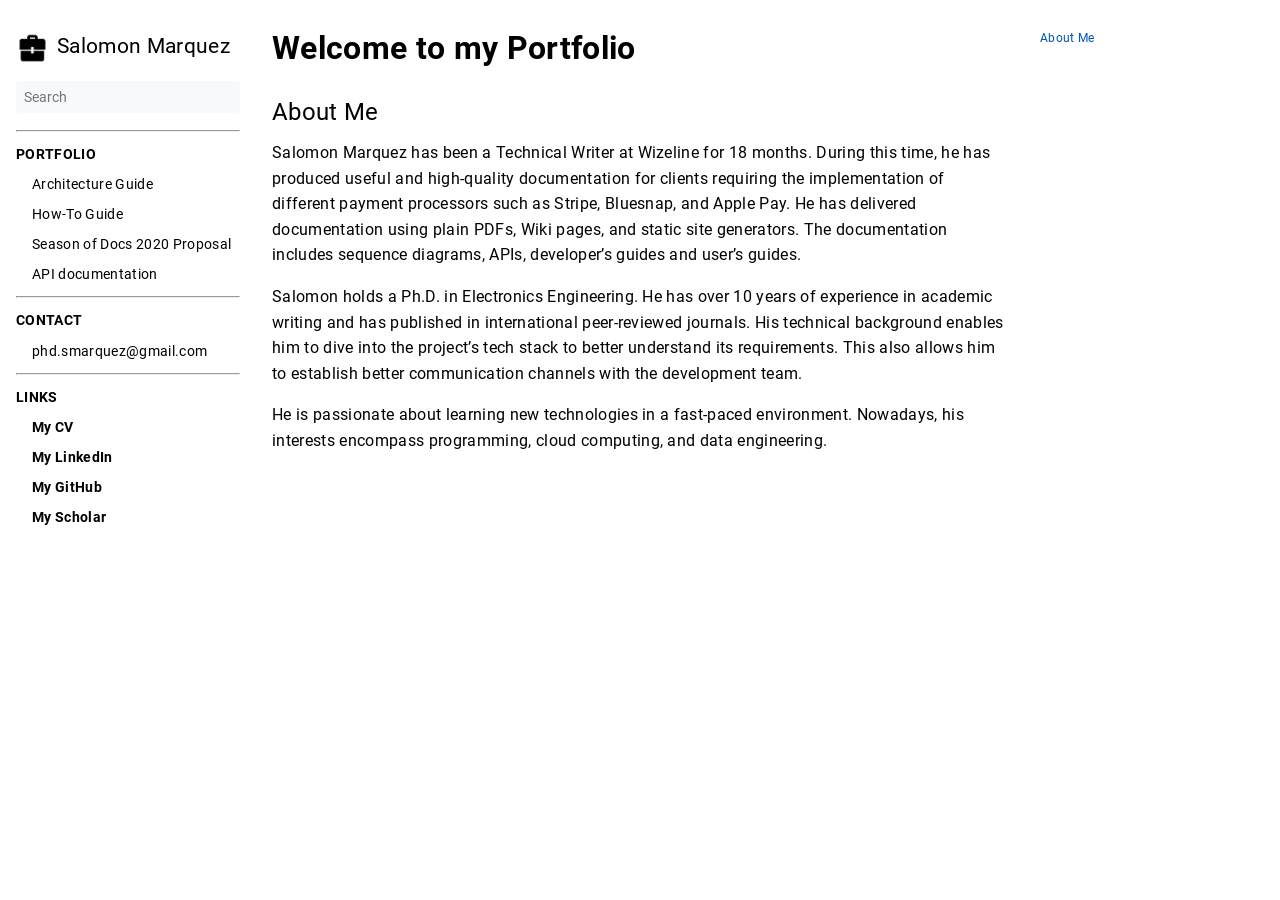
<file: index.html>
<!DOCTYPE html>
<html lang="en" dir=>

<head>
	<meta name="generator" content="Hugo 0.69.2" />
  <meta charset="UTF-8">
<meta name="viewport" content="width=device-width, initial-scale=1.0">
<meta name="description" content="Welcome to my Portfolio About Me Salomon Marquez has been a Technical Writer at Wizeline for 18 months. During this time, he has produced useful and high-quality documentation for clients requiring the implementation of different payment processors such as Stripe, Bluesnap, and Apple Pay. He has delivered documentation using plain PDFs, Wiki pages, and static site generators. The documentation includes sequence diagrams, APIs, developer&rsquo;s guides and user&rsquo;s guides.
Salomon holds a Ph.">
<meta name="theme-color" content="#FFFFFF"><meta property="og:title" content="Salomon Marquez Site" />
<meta property="og:description" content="" />
<meta property="og:type" content="website" />
<meta property="og:url" content="https://sblaizerwize.github.io/" />

<title>Salomon Marquez Site | Salomon Marquez</title>
<link rel="manifest" href="/manifest.json">
<link rel="icon" href="/favicon.png" type="image/x-icon">
<link rel="stylesheet" href="/book.min.de263ac76d732e4e717946986744894e932b06dfcb02d244576e1fabd10077f9.css" integrity="sha256-3iY6x21zLk5xeUaYZ0SJTpMrBt/LAtJEV24fq9EAd/k=">
<script defer src="/en.search.min.69d4df2a830c1f424dcb40146cd6976ddf95d1569d2504f6d5dc04553a5f5d81.js" integrity="sha256-adTfKoMMH0JNy0AUbNaXbd&#43;V0VadJQT21dwEVTpfXYE="></script>
<link rel="alternate" type="application/rss+xml" href="https://sblaizerwize.github.io/index.xml" title="Salomon Marquez" />
<!--
Made with Book Theme
https://github.com/alex-shpak/hugo-book
-->

  
</head>

<body dir=>
  <input type="checkbox" class="hidden" id="menu-control" />
  <main class="container flex">
    <aside class="book-menu">
      
  <nav>
<h2 class="book-brand">
  <a href="/"><img src="/logo.png" alt="Logo" /><span>Salomon Marquez</span>
  </a>
</h2>


<div class="book-search">
  <input type="text" id="book-search-input" placeholder="Search" aria-label="Search" maxlength="64" data-hotkeys="s/" />
  <div class="book-search-spinner hidden"></div>
  <ul id="book-search-results"></ul>
</div>











  <hr>
<ul>
<li><strong>PORTFOLIO</strong>
<ul>
<li><a href="/docs/architecture/">Architecture Guide</a></li>
<li><a href="/docs/howto/">How-To Guide</a></li>
<li><a href="/docs/season2020/">Season of Docs 2020 Proposal</a></li>
<li><a href="/docs/apis/">API documentation</a></li>
</ul>
</li>
</ul>
<p><!-- raw HTML omitted --></p>
<hr>
<ul>
<li><strong>CONTACT</strong>
<ul>
<li><a href="mailto:phd.smarquez@gmail.com">phd.smarquez@gmail.com</a></li>
</ul>
</li>
</ul>
<p><!-- raw HTML omitted --></p>
<hr>
<ul>
<li><strong>LINKS</strong>
<ul>
<li><a href="/resume/CV_SALOMON_MARQUEZ.pdf"><strong>My CV</strong></a></li>
<li><a href="https://www.linkedin.com/in/sblaizer/"><strong>My LinkedIn</strong></a></li>
<li><a href="https://github.com/sblaizerwize?tab=repositories"><strong>My GitHub</strong></a></li>
<li><a href="https://scholar.google.com.mx/citations?hl=en&amp;user=A91CjSIAAAAJ&amp;view_op=list_works&amp;sortby=pubdate"><strong>My Scholar</strong></a></li>
</ul>
</li>
</ul>
<p><!-- raw HTML omitted --></p>










</nav>




  <script>(function(){var menu=document.querySelector("aside.book-menu nav");addEventListener("beforeunload",function(event){localStorage.setItem("menu.scrollTop",menu.scrollTop);});menu.scrollTop=localStorage.getItem("menu.scrollTop");})();</script>


 
    </aside>

    <div class="book-page">
      <header class="book-header">
        
  <div class="flex align-center justify-between">
  <label for="menu-control">
    <img src="/svg/menu.svg" class="book-icon" alt="Menu" />
  </label>

  <strong>Salomon Marquez Site</strong>

  <label for="toc-control">
    
    <img src="/svg/toc.svg" class="book-icon" alt="Table of Contents" />
    
  </label>
</div>


  
    <input type="checkbox" class="hidden" id="toc-control" />
    <aside class="hidden clearfix">
      
  <nav id="TableOfContents">
  <ul>
    <li><a href="#about-me">About Me</a></li>
  </ul>
</nav>


    </aside>
  
 
      </header>

      
      
  <article class="markdown"><h1 id="welcome-to-my-portfolio"><strong>Welcome to my Portfolio</strong></h1>
<h2 id="about-me">About Me</h2>
<p>Salomon Marquez has been a Technical Writer at Wizeline for 18 months. During this time, he has produced useful and high-quality documentation for clients requiring the implementation of different payment processors such as Stripe, Bluesnap, and Apple Pay. He has delivered documentation using plain PDFs, Wiki pages, and static site generators. The documentation includes sequence diagrams, APIs, developer&rsquo;s guides and user&rsquo;s guides.</p>
<p>Salomon holds a Ph.D. in Electronics Engineering. He has over 10 years of experience in academic writing and has published in international peer-reviewed journals. His technical background enables him to dive into the project&rsquo;s tech stack to better understand its requirements. This also allows him to establish better communication channels with the development team.</p>
<p>He is passionate about learning new technologies in a fast-paced environment. Nowadays, his interests encompass programming, cloud computing, and data engineering.</p>
</article>
 
      

      <footer class="book-footer">
        
  <div class="flex flex-wrap justify-between">





</div>

 
        
      </footer>

      
  
  <div class="book-comments">

</div>
  
 

      <label for="menu-control" class="hidden book-menu-overlay"></label>
    </div>

    
    <aside class="book-toc">
      
  <nav id="TableOfContents">
  <ul>
    <li><a href="#about-me">About Me</a></li>
  </ul>
</nav>

 
    </aside>
    
  </main>

  
</body>

</html>
</file>
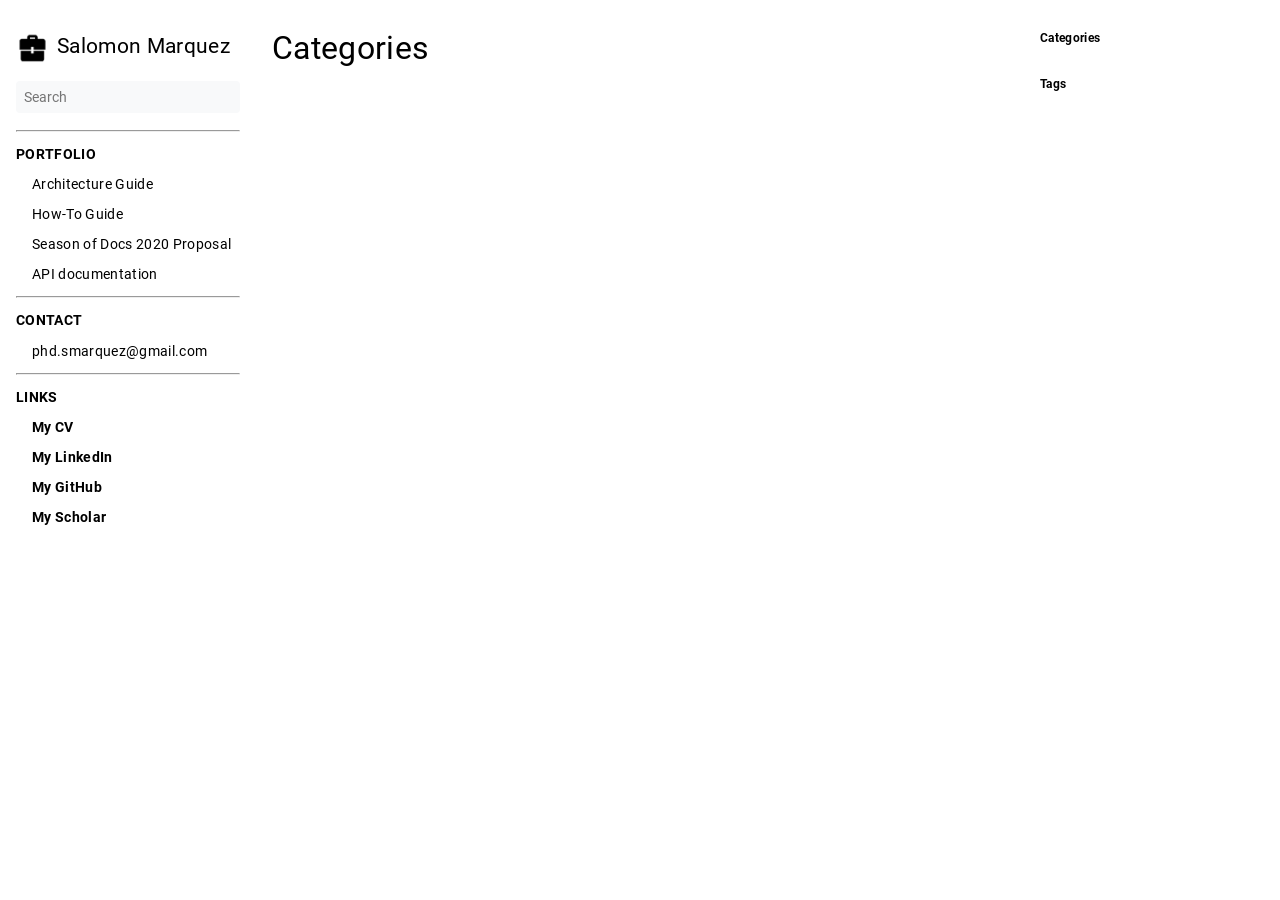
<file: categories/index.html>
<!DOCTYPE html>
<html lang="en" dir=>

<head>
  <meta charset="UTF-8">
<meta name="viewport" content="width=device-width, initial-scale=1.0">
<meta name="description" content="">
<meta name="theme-color" content="#FFFFFF"><meta property="og:title" content="Categories" />
<meta property="og:description" content="" />
<meta property="og:type" content="website" />
<meta property="og:url" content="https://sblaizerwize.github.io/categories/" />

<title>Categories | Salomon Marquez</title>
<link rel="manifest" href="/manifest.json">
<link rel="icon" href="/favicon.png" type="image/x-icon">
<link rel="stylesheet" href="/book.min.de263ac76d732e4e717946986744894e932b06dfcb02d244576e1fabd10077f9.css" integrity="sha256-3iY6x21zLk5xeUaYZ0SJTpMrBt/LAtJEV24fq9EAd/k=">
<script defer src="/en.search.min.69d4df2a830c1f424dcb40146cd6976ddf95d1569d2504f6d5dc04553a5f5d81.js" integrity="sha256-adTfKoMMH0JNy0AUbNaXbd&#43;V0VadJQT21dwEVTpfXYE="></script>
<link rel="alternate" type="application/rss+xml" href="https://sblaizerwize.github.io/categories/index.xml" title="Salomon Marquez" />
<!--
Made with Book Theme
https://github.com/alex-shpak/hugo-book
-->

  
</head>

<body dir=>
  <input type="checkbox" class="hidden" id="menu-control" />
  <main class="container flex">
    <aside class="book-menu">
      
  <nav>
<h2 class="book-brand">
  <a href="/"><img src="/logo.png" alt="Logo" /><span>Salomon Marquez</span>
  </a>
</h2>


<div class="book-search">
  <input type="text" id="book-search-input" placeholder="Search" aria-label="Search" maxlength="64" data-hotkeys="s/" />
  <div class="book-search-spinner hidden"></div>
  <ul id="book-search-results"></ul>
</div>











  <hr>
<ul>
<li><strong>PORTFOLIO</strong>
<ul>
<li><a href="/docs/architecture/">Architecture Guide</a></li>
<li><a href="/docs/howto/">How-To Guide</a></li>
<li><a href="/docs/season2020/">Season of Docs 2020 Proposal</a></li>
<li><a href="/docs/apis/">API documentation</a></li>
</ul>
</li>
</ul>
<p><!-- raw HTML omitted --></p>
<hr>
<ul>
<li><strong>CONTACT</strong>
<ul>
<li><a href="mailto:phd.smarquez@gmail.com">phd.smarquez@gmail.com</a></li>
</ul>
</li>
</ul>
<p><!-- raw HTML omitted --></p>
<hr>
<ul>
<li><strong>LINKS</strong>
<ul>
<li><a href="/resume/CV_SALOMON_MARQUEZ.pdf"><strong>My CV</strong></a></li>
<li><a href="https://www.linkedin.com/in/sblaizer/"><strong>My LinkedIn</strong></a></li>
<li><a href="https://github.com/sblaizerwize?tab=repositories"><strong>My GitHub</strong></a></li>
<li><a href="https://scholar.google.com.mx/citations?hl=en&amp;user=A91CjSIAAAAJ&amp;view_op=list_works&amp;sortby=pubdate"><strong>My Scholar</strong></a></li>
</ul>
</li>
</ul>
<p><!-- raw HTML omitted --></p>










</nav>




  <script>(function(){var menu=document.querySelector("aside.book-menu nav");addEventListener("beforeunload",function(event){localStorage.setItem("menu.scrollTop",menu.scrollTop);});menu.scrollTop=localStorage.getItem("menu.scrollTop");})();</script>


 
    </aside>

    <div class="book-page">
      <header class="book-header">
        
  <div class="flex align-center justify-between">
  <label for="menu-control">
    <img src="/svg/menu.svg" class="book-icon" alt="Menu" />
  </label>

  <strong>Categories</strong>

  <label for="toc-control">
    
    <img src="/svg/toc.svg" class="book-icon" alt="Table of Contents" />
    
  </label>
</div>


  
    <input type="checkbox" class="hidden" id="toc-control" />
    <aside class="hidden clearfix">
      
  <nav>
  <ul>
  
    
    <li class="book-section-flat">
      <strong>Categories</strong>
      <ul>
      
      </ul>
    </li>
    
  
    
    <li class="book-section-flat">
      <strong>Tags</strong>
      <ul>
      
      </ul>
    </li>
    
  
  </ul>
</nav>


    </aside>
  
 
      </header>

      
      
<article class="markdown">
  <h1>Categories</h1>
  
  
</article>
 
      

      <footer class="book-footer">
        
  <div class="flex flex-wrap justify-between">





</div>

 
        
      </footer>

      
  
 

      <label for="menu-control" class="hidden book-menu-overlay"></label>
    </div>

    
    <aside class="book-toc">
      
  <nav>
  <ul>
  
    
    <li class="book-section-flat">
      <strong>Categories</strong>
      <ul>
      
      </ul>
    </li>
    
  
    
    <li class="book-section-flat">
      <strong>Tags</strong>
      <ul>
      
      </ul>
    </li>
    
  
  </ul>
</nav>

 
    </aside>
    
  </main>

  
</body>

</html>
</file>
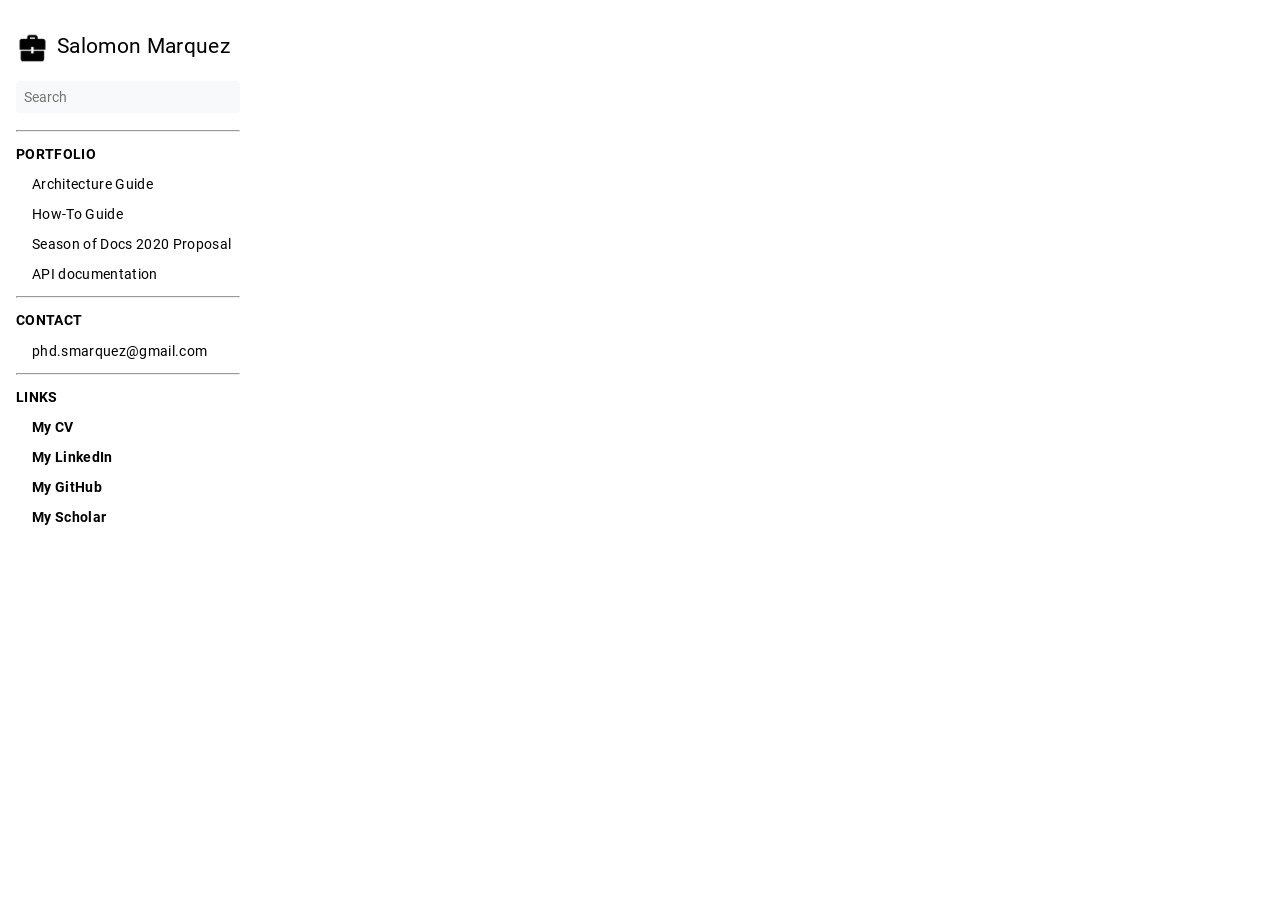
<file: docs/index.html>
<!DOCTYPE html>
<html lang="en" dir=>

<head>
  <meta charset="UTF-8">
<meta name="viewport" content="width=device-width, initial-scale=1.0">
<meta name="description" content="">
<meta name="theme-color" content="#FFFFFF"><meta property="og:title" content="Docs" />
<meta property="og:description" content="" />
<meta property="og:type" content="website" />
<meta property="og:url" content="https://sblaizerwize.github.io/docs/" />

<title>Docs | Salomon Marquez</title>
<link rel="manifest" href="/manifest.json">
<link rel="icon" href="/favicon.png" type="image/x-icon">
<link rel="stylesheet" href="/book.min.de263ac76d732e4e717946986744894e932b06dfcb02d244576e1fabd10077f9.css" integrity="sha256-3iY6x21zLk5xeUaYZ0SJTpMrBt/LAtJEV24fq9EAd/k=">
<script defer src="/en.search.min.69d4df2a830c1f424dcb40146cd6976ddf95d1569d2504f6d5dc04553a5f5d81.js" integrity="sha256-adTfKoMMH0JNy0AUbNaXbd&#43;V0VadJQT21dwEVTpfXYE="></script>
<link rel="alternate" type="application/rss+xml" href="https://sblaizerwize.github.io/docs/index.xml" title="Salomon Marquez" />
<!--
Made with Book Theme
https://github.com/alex-shpak/hugo-book
-->

  
</head>

<body dir=>
  <input type="checkbox" class="hidden" id="menu-control" />
  <main class="container flex">
    <aside class="book-menu">
      
  <nav>
<h2 class="book-brand">
  <a href="/"><img src="/logo.png" alt="Logo" /><span>Salomon Marquez</span>
  </a>
</h2>


<div class="book-search">
  <input type="text" id="book-search-input" placeholder="Search" aria-label="Search" maxlength="64" data-hotkeys="s/" />
  <div class="book-search-spinner hidden"></div>
  <ul id="book-search-results"></ul>
</div>











  <hr>
<ul>
<li><strong>PORTFOLIO</strong>
<ul>
<li><a href="/docs/architecture/">Architecture Guide</a></li>
<li><a href="/docs/howto/">How-To Guide</a></li>
<li><a href="/docs/season2020/">Season of Docs 2020 Proposal</a></li>
<li><a href="/docs/apis/">API documentation</a></li>
</ul>
</li>
</ul>
<p><!-- raw HTML omitted --></p>
<hr>
<ul>
<li><strong>CONTACT</strong>
<ul>
<li><a href="mailto:phd.smarquez@gmail.com">phd.smarquez@gmail.com</a></li>
</ul>
</li>
</ul>
<p><!-- raw HTML omitted --></p>
<hr>
<ul>
<li><strong>LINKS</strong>
<ul>
<li><a href="/resume/CV_SALOMON_MARQUEZ.pdf"><strong>My CV</strong></a></li>
<li><a href="https://www.linkedin.com/in/sblaizer/"><strong>My LinkedIn</strong></a></li>
<li><a href="https://github.com/sblaizerwize?tab=repositories"><strong>My GitHub</strong></a></li>
<li><a href="https://scholar.google.com.mx/citations?hl=en&amp;user=A91CjSIAAAAJ&amp;view_op=list_works&amp;sortby=pubdate"><strong>My Scholar</strong></a></li>
</ul>
</li>
</ul>
<p><!-- raw HTML omitted --></p>










</nav>




  <script>(function(){var menu=document.querySelector("aside.book-menu nav");addEventListener("beforeunload",function(event){localStorage.setItem("menu.scrollTop",menu.scrollTop);});menu.scrollTop=localStorage.getItem("menu.scrollTop");})();</script>


 
    </aside>

    <div class="book-page">
      <header class="book-header">
        
  <div class="flex align-center justify-between">
  <label for="menu-control">
    <img src="/svg/menu.svg" class="book-icon" alt="Menu" />
  </label>

  <strong>Docs</strong>

  <label for="toc-control">
    
    <img src="/svg/toc.svg" class="book-icon" alt="Table of Contents" />
    
  </label>
</div>


  
    <input type="checkbox" class="hidden" id="toc-control" />
    <aside class="hidden clearfix">
      
  


    </aside>
  
 
      </header>

      
      
  <article class="markdown"></article>
 
      

      <footer class="book-footer">
        
  <div class="flex flex-wrap justify-between">





</div>

 
        
      </footer>

      
  
 

      <label for="menu-control" class="hidden book-menu-overlay"></label>
    </div>

    
    <aside class="book-toc">
      
  

 
    </aside>
    
  </main>

  
</body>

</html>
</file>
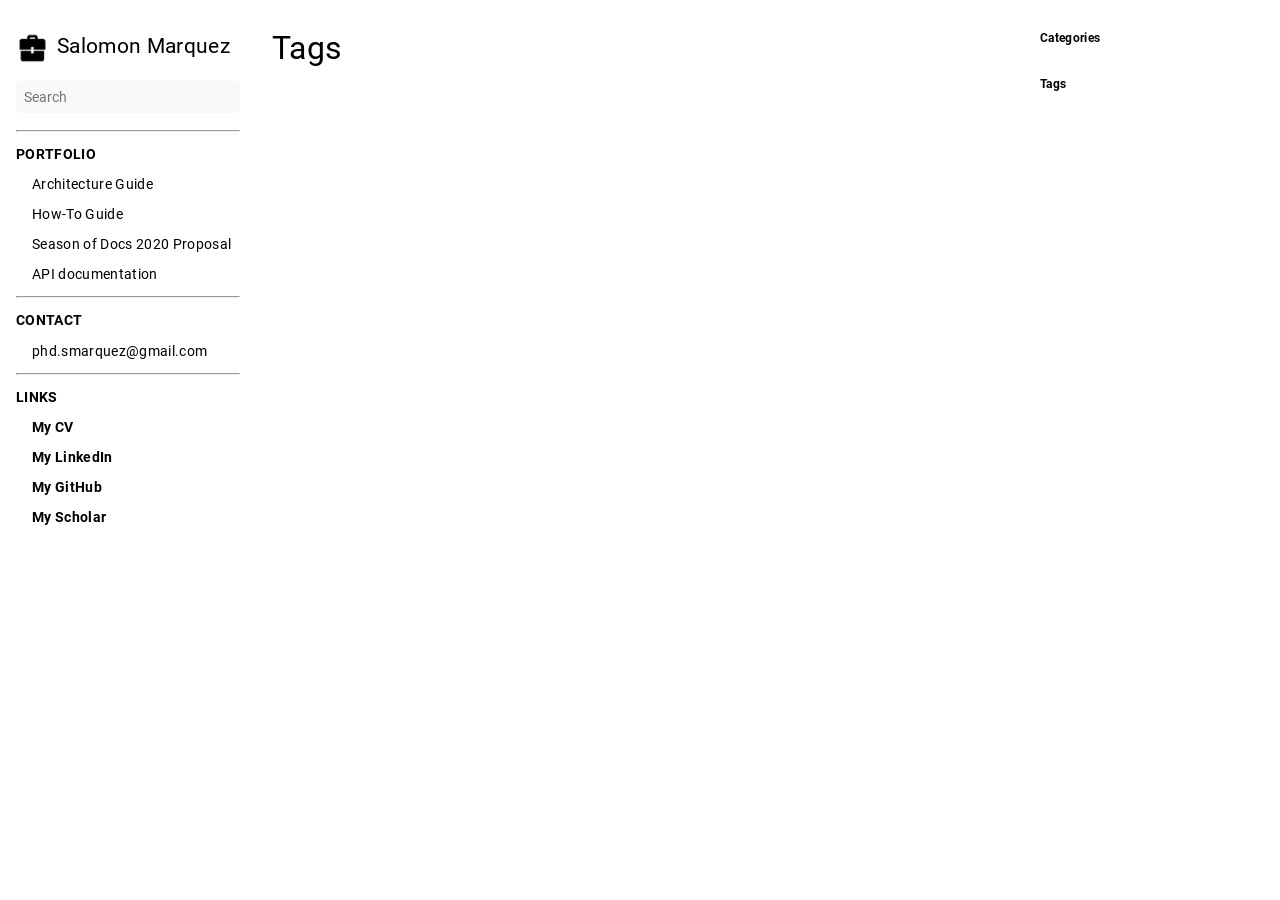
<file: tags/index.html>
<!DOCTYPE html>
<html lang="en" dir=>

<head>
  <meta charset="UTF-8">
<meta name="viewport" content="width=device-width, initial-scale=1.0">
<meta name="description" content="">
<meta name="theme-color" content="#FFFFFF"><meta property="og:title" content="Tags" />
<meta property="og:description" content="" />
<meta property="og:type" content="website" />
<meta property="og:url" content="https://sblaizerwize.github.io/tags/" />

<title>Tags | Salomon Marquez</title>
<link rel="manifest" href="/manifest.json">
<link rel="icon" href="/favicon.png" type="image/x-icon">
<link rel="stylesheet" href="/book.min.de263ac76d732e4e717946986744894e932b06dfcb02d244576e1fabd10077f9.css" integrity="sha256-3iY6x21zLk5xeUaYZ0SJTpMrBt/LAtJEV24fq9EAd/k=">
<script defer src="/en.search.min.69d4df2a830c1f424dcb40146cd6976ddf95d1569d2504f6d5dc04553a5f5d81.js" integrity="sha256-adTfKoMMH0JNy0AUbNaXbd&#43;V0VadJQT21dwEVTpfXYE="></script>
<link rel="alternate" type="application/rss+xml" href="https://sblaizerwize.github.io/tags/index.xml" title="Salomon Marquez" />
<!--
Made with Book Theme
https://github.com/alex-shpak/hugo-book
-->

  
</head>

<body dir=>
  <input type="checkbox" class="hidden" id="menu-control" />
  <main class="container flex">
    <aside class="book-menu">
      
  <nav>
<h2 class="book-brand">
  <a href="/"><img src="/logo.png" alt="Logo" /><span>Salomon Marquez</span>
  </a>
</h2>


<div class="book-search">
  <input type="text" id="book-search-input" placeholder="Search" aria-label="Search" maxlength="64" data-hotkeys="s/" />
  <div class="book-search-spinner hidden"></div>
  <ul id="book-search-results"></ul>
</div>











  <hr>
<ul>
<li><strong>PORTFOLIO</strong>
<ul>
<li><a href="/docs/architecture/">Architecture Guide</a></li>
<li><a href="/docs/howto/">How-To Guide</a></li>
<li><a href="/docs/season2020/">Season of Docs 2020 Proposal</a></li>
<li><a href="/docs/apis/">API documentation</a></li>
</ul>
</li>
</ul>
<p><!-- raw HTML omitted --></p>
<hr>
<ul>
<li><strong>CONTACT</strong>
<ul>
<li><a href="mailto:phd.smarquez@gmail.com">phd.smarquez@gmail.com</a></li>
</ul>
</li>
</ul>
<p><!-- raw HTML omitted --></p>
<hr>
<ul>
<li><strong>LINKS</strong>
<ul>
<li><a href="/resume/CV_SALOMON_MARQUEZ.pdf"><strong>My CV</strong></a></li>
<li><a href="https://www.linkedin.com/in/sblaizer/"><strong>My LinkedIn</strong></a></li>
<li><a href="https://github.com/sblaizerwize?tab=repositories"><strong>My GitHub</strong></a></li>
<li><a href="https://scholar.google.com.mx/citations?hl=en&amp;user=A91CjSIAAAAJ&amp;view_op=list_works&amp;sortby=pubdate"><strong>My Scholar</strong></a></li>
</ul>
</li>
</ul>
<p><!-- raw HTML omitted --></p>










</nav>




  <script>(function(){var menu=document.querySelector("aside.book-menu nav");addEventListener("beforeunload",function(event){localStorage.setItem("menu.scrollTop",menu.scrollTop);});menu.scrollTop=localStorage.getItem("menu.scrollTop");})();</script>


 
    </aside>

    <div class="book-page">
      <header class="book-header">
        
  <div class="flex align-center justify-between">
  <label for="menu-control">
    <img src="/svg/menu.svg" class="book-icon" alt="Menu" />
  </label>

  <strong>Tags</strong>

  <label for="toc-control">
    
    <img src="/svg/toc.svg" class="book-icon" alt="Table of Contents" />
    
  </label>
</div>


  
    <input type="checkbox" class="hidden" id="toc-control" />
    <aside class="hidden clearfix">
      
  <nav>
  <ul>
  
    
    <li class="book-section-flat">
      <strong>Categories</strong>
      <ul>
      
      </ul>
    </li>
    
  
    
    <li class="book-section-flat">
      <strong>Tags</strong>
      <ul>
      
      </ul>
    </li>
    
  
  </ul>
</nav>


    </aside>
  
 
      </header>

      
      
<article class="markdown">
  <h1>Tags</h1>
  
  
</article>
 
      

      <footer class="book-footer">
        
  <div class="flex flex-wrap justify-between">





</div>

 
        
      </footer>

      
  
 

      <label for="menu-control" class="hidden book-menu-overlay"></label>
    </div>

    
    <aside class="book-toc">
      
  <nav>
  <ul>
  
    
    <li class="book-section-flat">
      <strong>Categories</strong>
      <ul>
      
      </ul>
    </li>
    
  
    
    <li class="book-section-flat">
      <strong>Tags</strong>
      <ul>
      
      </ul>
    </li>
    
  
  </ul>
</nav>

 
    </aside>
    
  </main>

  
</body>

</html>
</file>
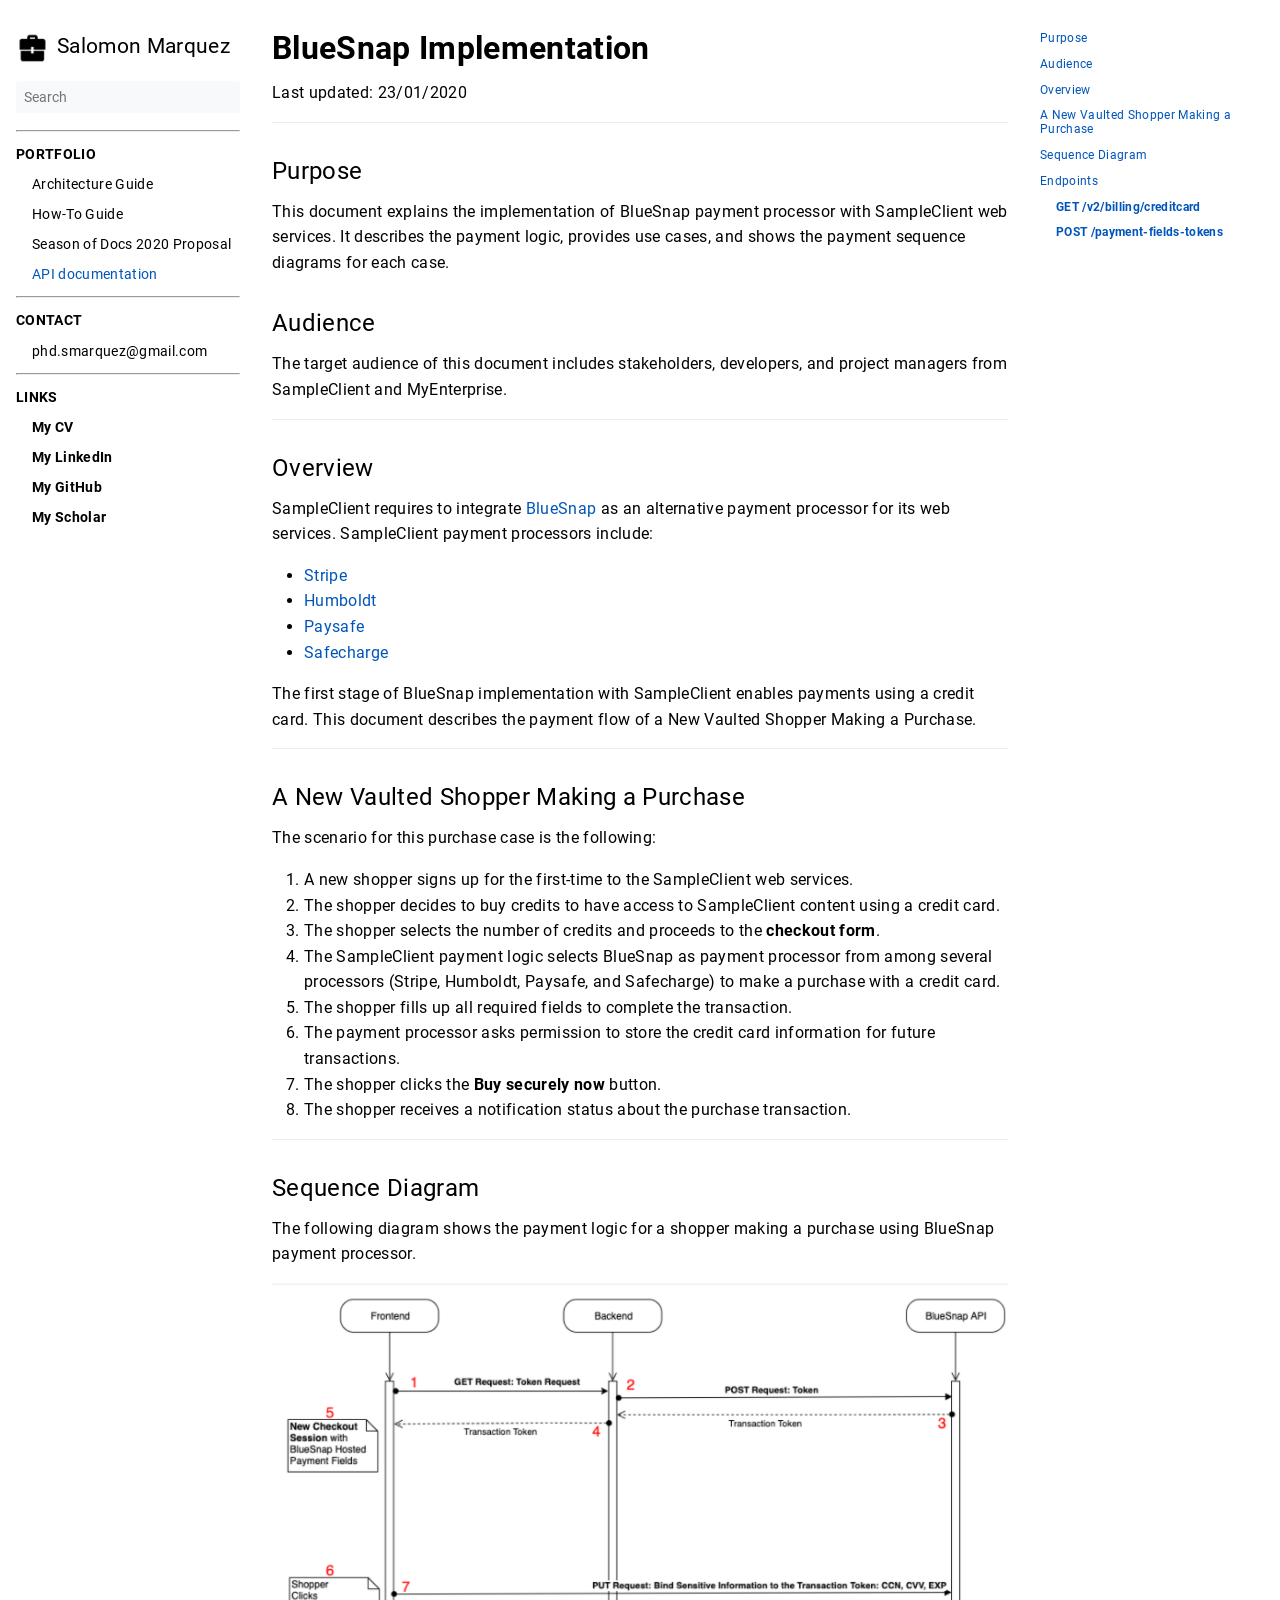
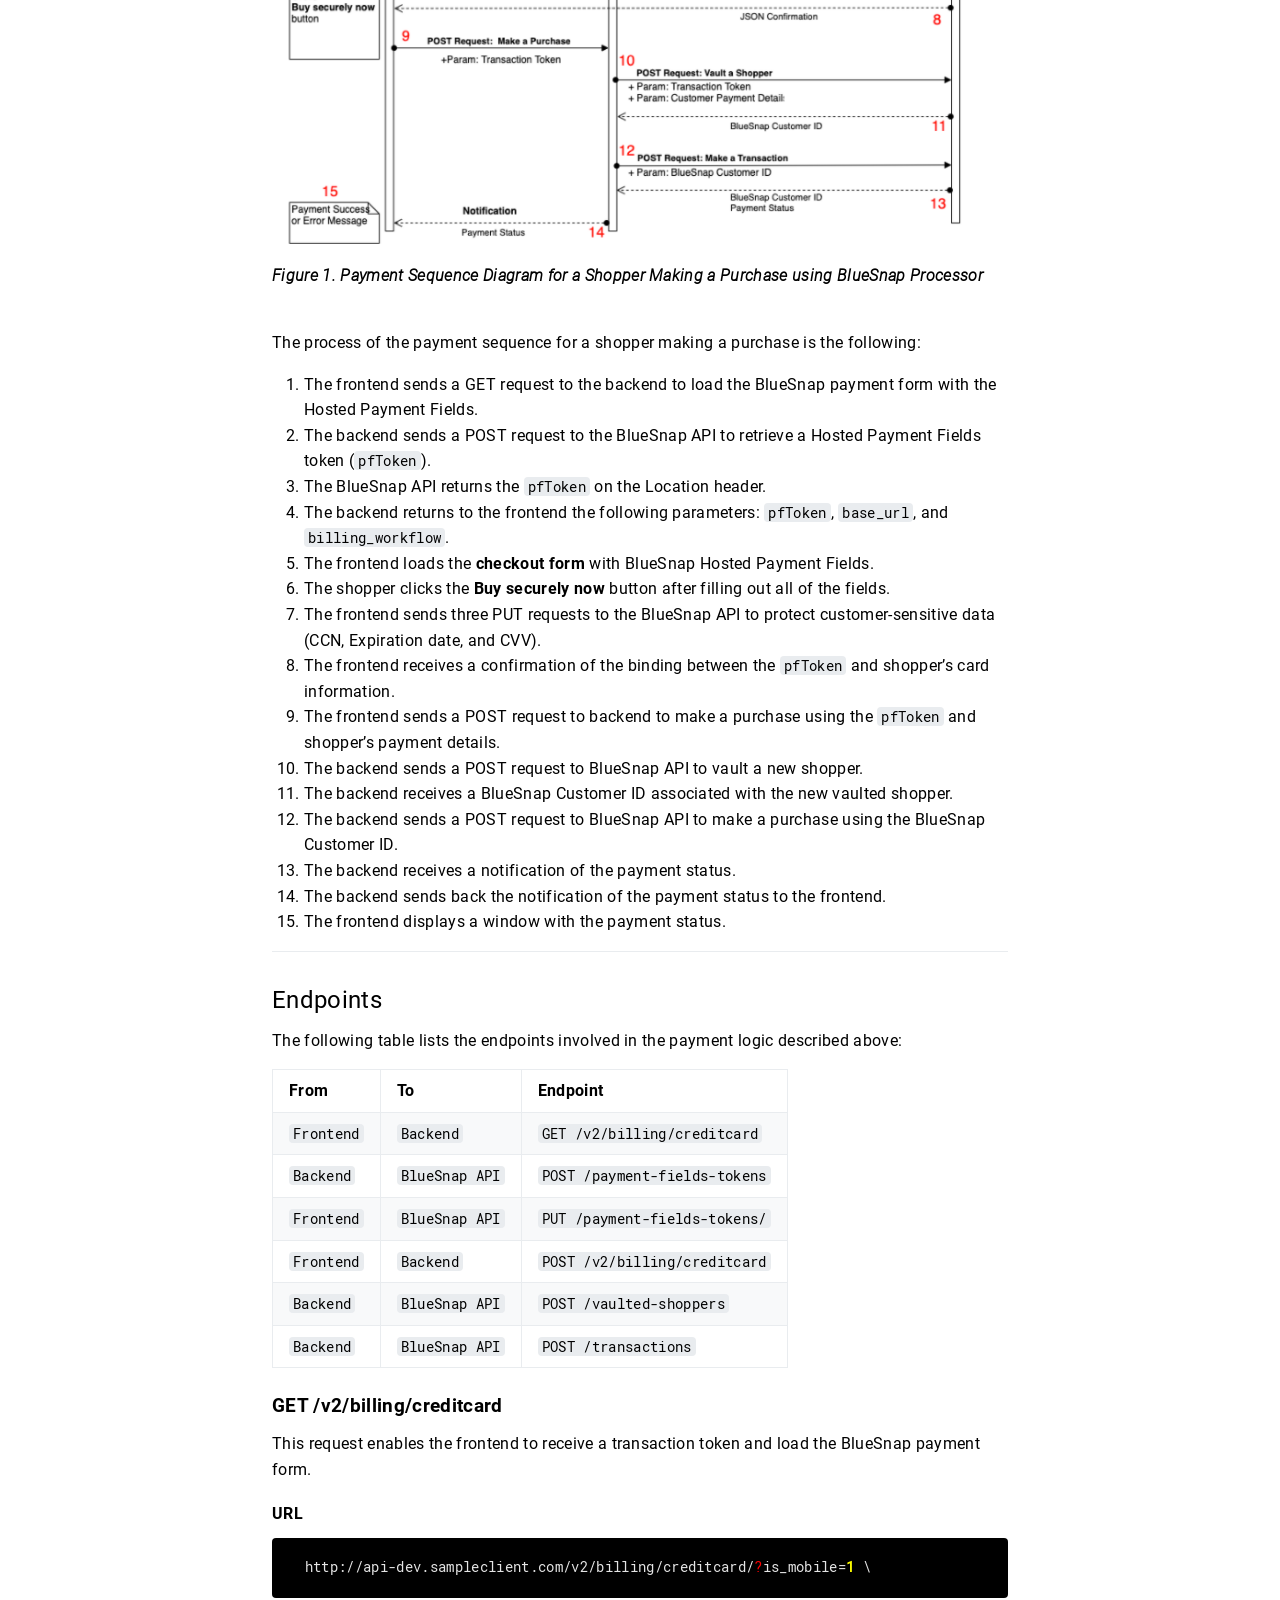
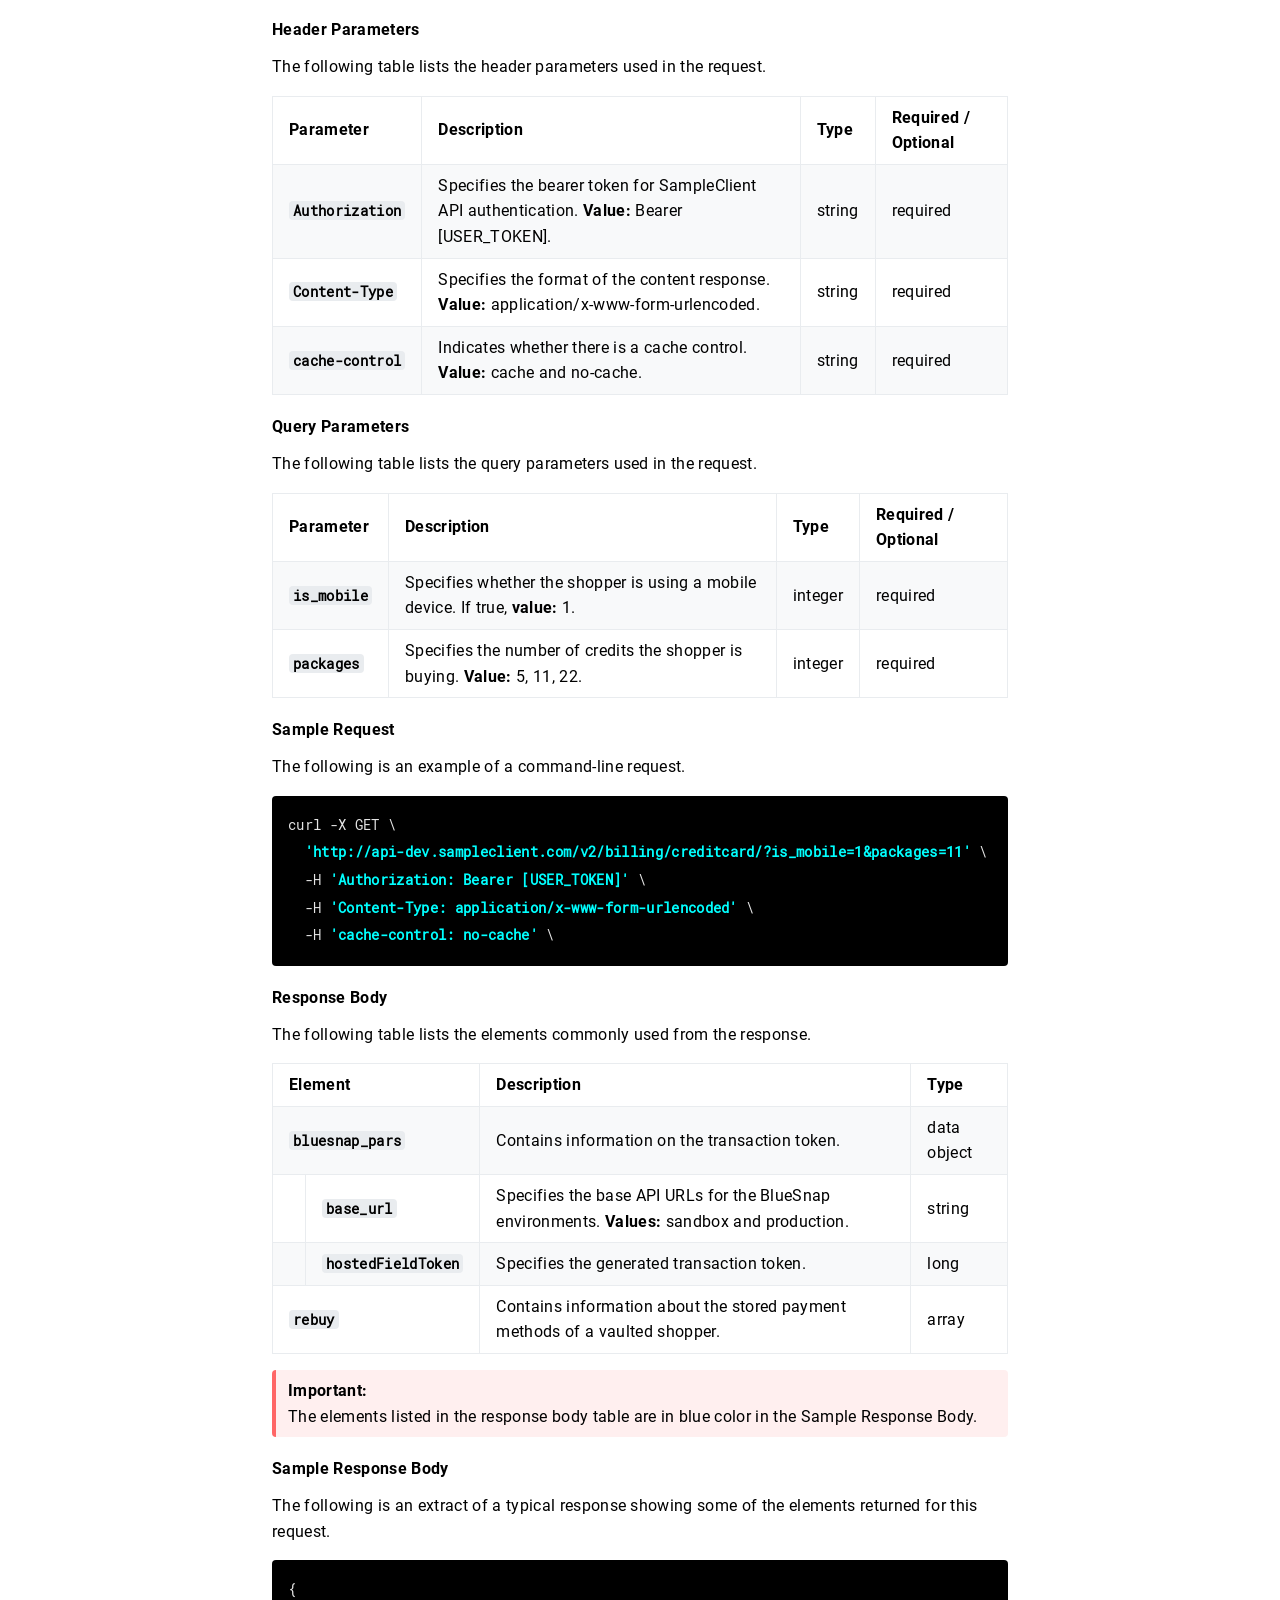
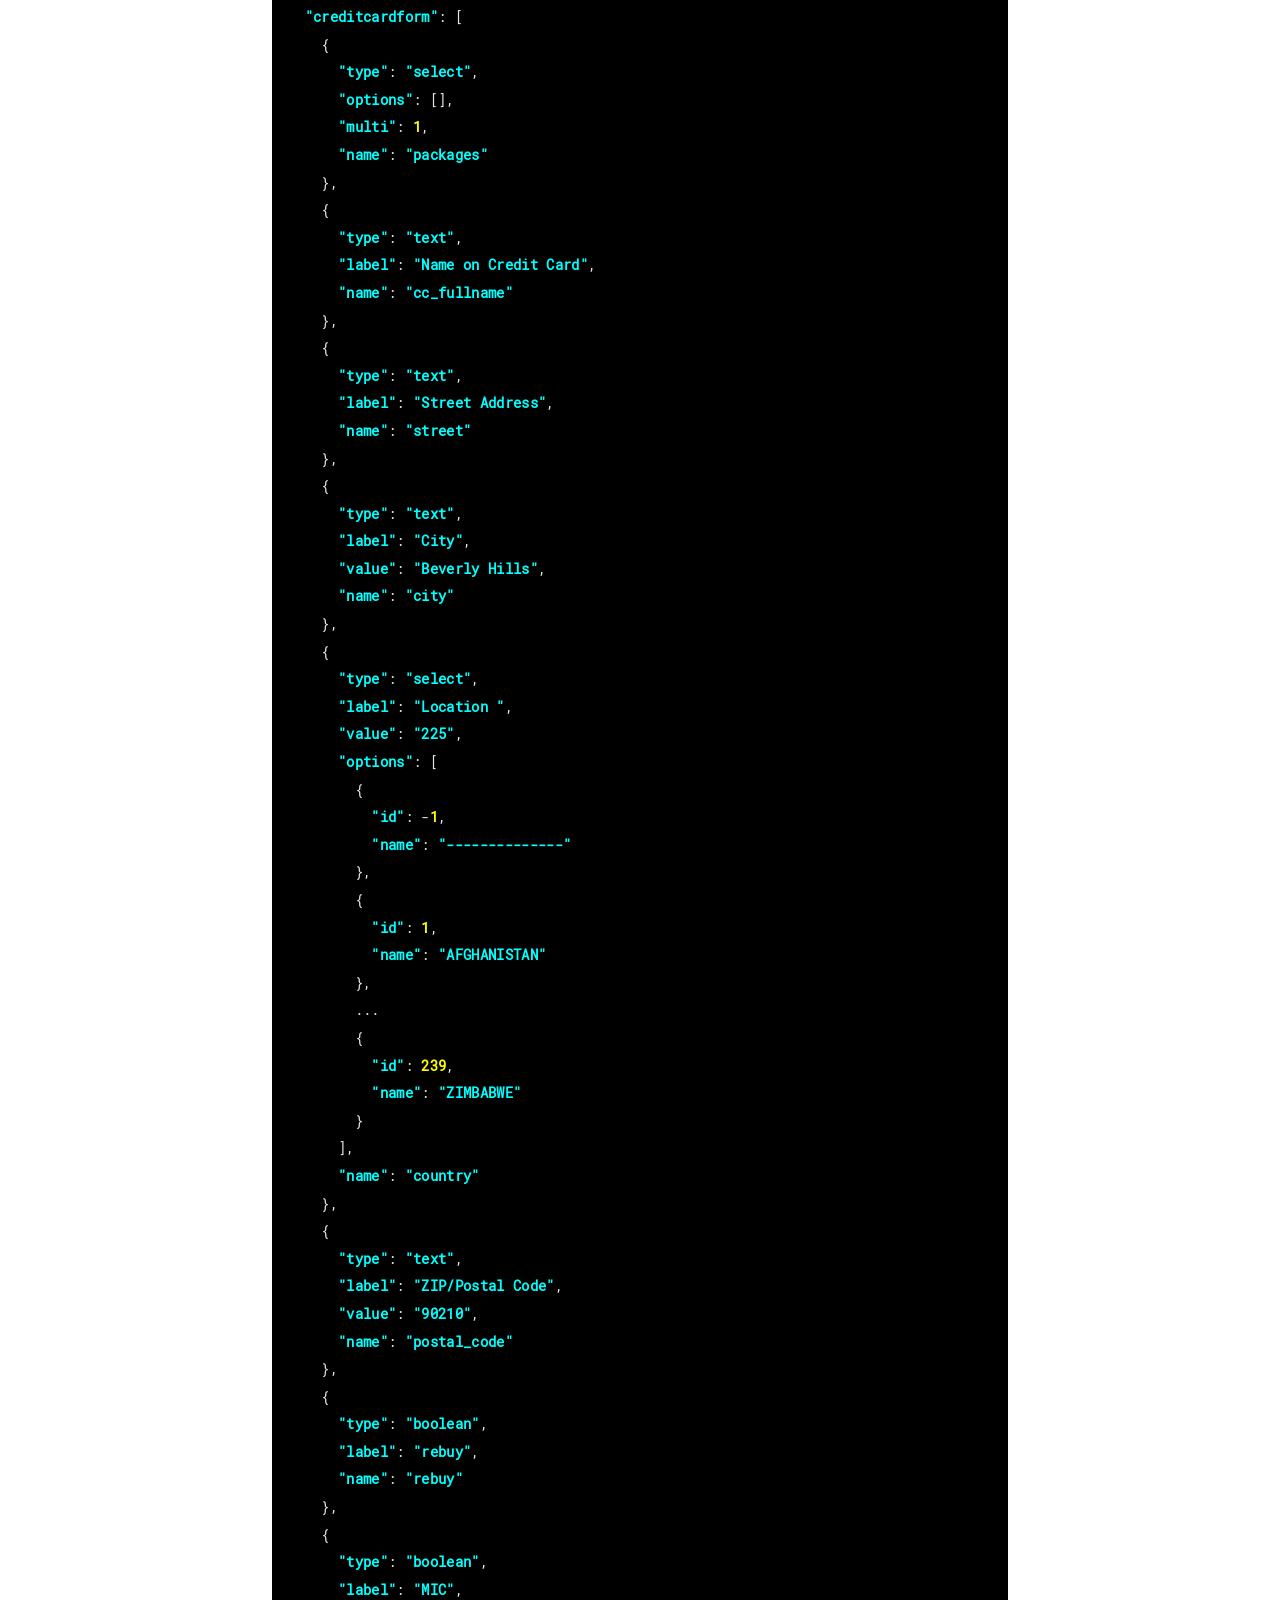
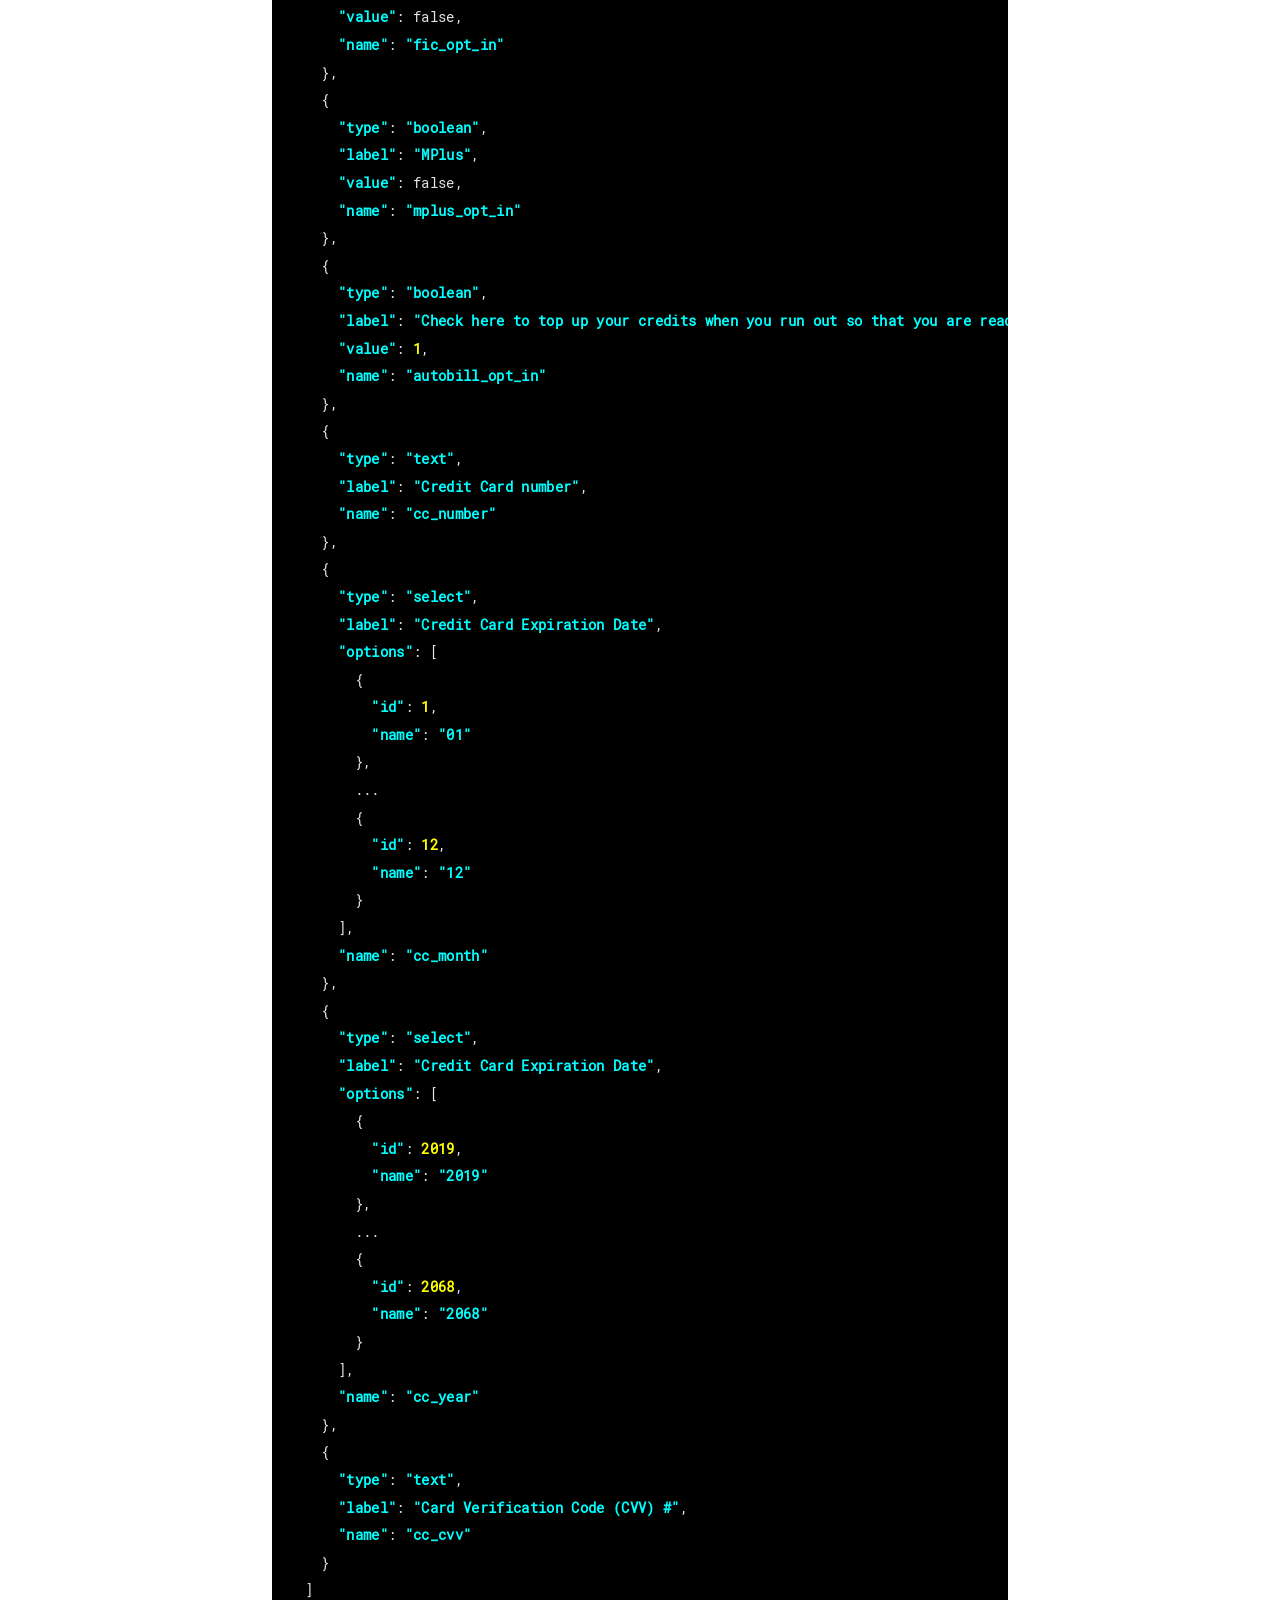
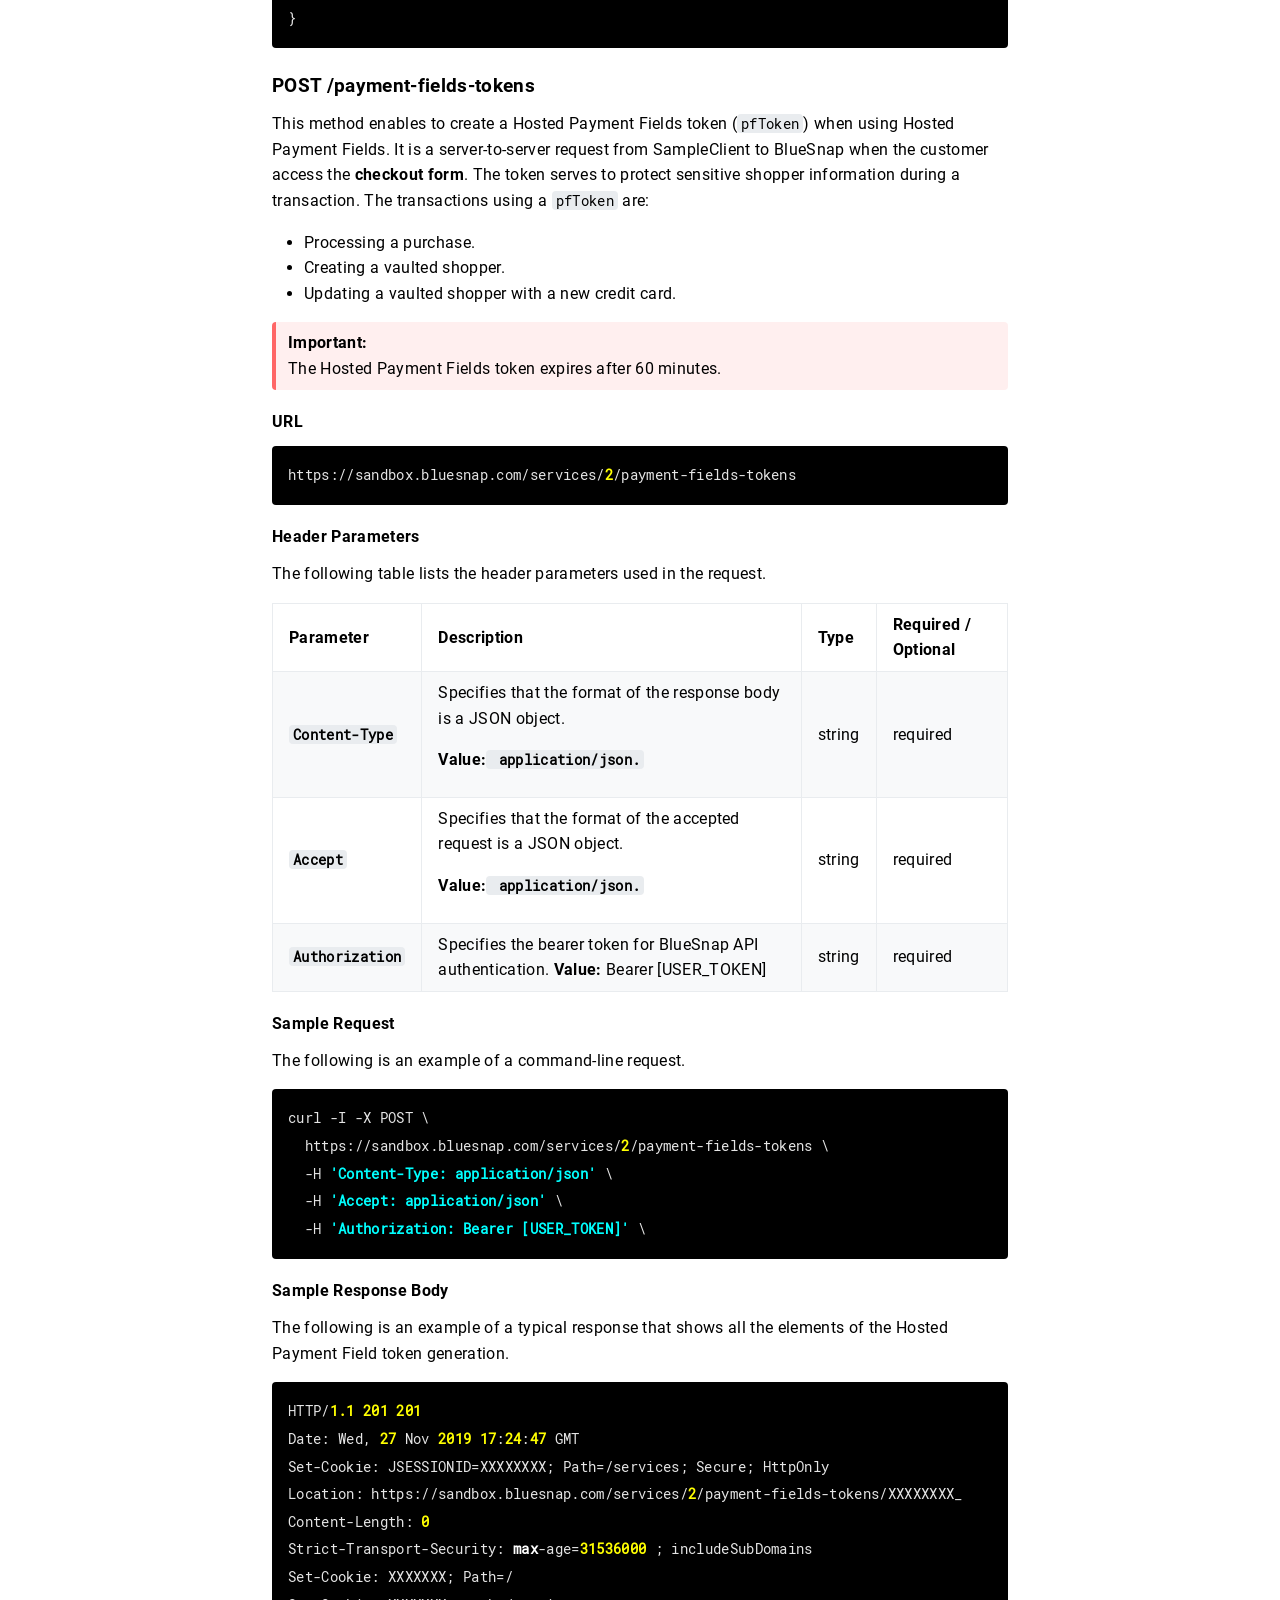
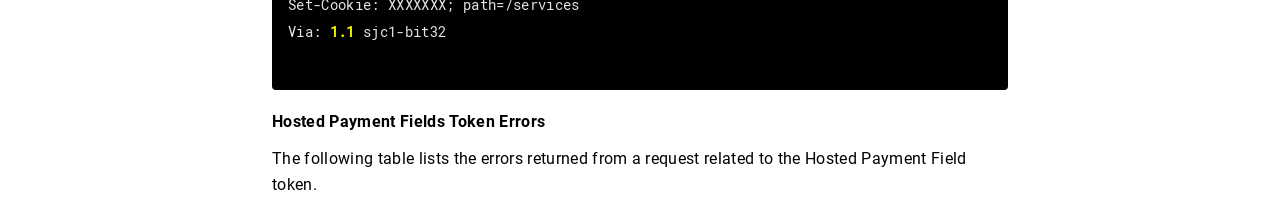
<file: docs/apis/index.html>
<!DOCTYPE html>
<html lang="en" dir=>

<head>
  <meta charset="UTF-8">
<meta name="viewport" content="width=device-width, initial-scale=1.0">
<meta name="description" content="BlueSnap Implementation Last updated: 23/01/2020
 Purpose This document explains the implementation of BlueSnap payment processor with SampleClient web services. It describes the payment logic, provides use cases, and shows the payment sequence diagrams for each case.
Audience The target audience of this document includes stakeholders, developers, and project managers from SampleClient and MyEnterprise.
 Overview SampleClient requires to integrate BlueSnap as an alternative payment processor for its web services. SampleClient payment processors include:">
<meta name="theme-color" content="#FFFFFF"><meta property="og:title" content="API documentation" />
<meta property="og:description" content="" />
<meta property="og:type" content="website" />
<meta property="og:url" content="https://sblaizerwize.github.io/docs/apis/" />

<title>API documentation | Salomon Marquez</title>
<link rel="manifest" href="/manifest.json">
<link rel="icon" href="/favicon.png" type="image/x-icon">
<link rel="stylesheet" href="/book.min.de263ac76d732e4e717946986744894e932b06dfcb02d244576e1fabd10077f9.css" integrity="sha256-3iY6x21zLk5xeUaYZ0SJTpMrBt/LAtJEV24fq9EAd/k=">
<script defer src="/en.search.min.69d4df2a830c1f424dcb40146cd6976ddf95d1569d2504f6d5dc04553a5f5d81.js" integrity="sha256-adTfKoMMH0JNy0AUbNaXbd&#43;V0VadJQT21dwEVTpfXYE="></script>
<link rel="alternate" type="application/rss+xml" href="https://sblaizerwize.github.io/docs/apis/index.xml" title="Salomon Marquez" />
<!--
Made with Book Theme
https://github.com/alex-shpak/hugo-book
-->

  
</head>

<body dir=>
  <input type="checkbox" class="hidden" id="menu-control" />
  <main class="container flex">
    <aside class="book-menu">
      
  <nav>
<h2 class="book-brand">
  <a href="/"><img src="/logo.png" alt="Logo" /><span>Salomon Marquez</span>
  </a>
</h2>


<div class="book-search">
  <input type="text" id="book-search-input" placeholder="Search" aria-label="Search" maxlength="64" data-hotkeys="s/" />
  <div class="book-search-spinner hidden"></div>
  <ul id="book-search-results"></ul>
</div>











  <hr>
<ul>
<li><strong>PORTFOLIO</strong>
<ul>
<li><a href="/docs/architecture/">Architecture Guide</a></li>
<li><a href="/docs/howto/">How-To Guide</a></li>
<li><a href="/docs/season2020/">Season of Docs 2020 Proposal</a></li>
<li><a href="/docs/apis/"class=active>API documentation</a></li>
</ul>
</li>
</ul>
<p><!-- raw HTML omitted --></p>
<hr>
<ul>
<li><strong>CONTACT</strong>
<ul>
<li><a href="mailto:phd.smarquez@gmail.com">phd.smarquez@gmail.com</a></li>
</ul>
</li>
</ul>
<p><!-- raw HTML omitted --></p>
<hr>
<ul>
<li><strong>LINKS</strong>
<ul>
<li><a href="/resume/CV_SALOMON_MARQUEZ.pdf"><strong>My CV</strong></a></li>
<li><a href="https://www.linkedin.com/in/sblaizer/"><strong>My LinkedIn</strong></a></li>
<li><a href="https://github.com/sblaizerwize?tab=repositories"><strong>My GitHub</strong></a></li>
<li><a href="https://scholar.google.com.mx/citations?hl=en&amp;user=A91CjSIAAAAJ&amp;view_op=list_works&amp;sortby=pubdate"><strong>My Scholar</strong></a></li>
</ul>
</li>
</ul>
<p><!-- raw HTML omitted --></p>










</nav>




  <script>(function(){var menu=document.querySelector("aside.book-menu nav");addEventListener("beforeunload",function(event){localStorage.setItem("menu.scrollTop",menu.scrollTop);});menu.scrollTop=localStorage.getItem("menu.scrollTop");})();</script>


 
    </aside>

    <div class="book-page">
      <header class="book-header">
        
  <div class="flex align-center justify-between">
  <label for="menu-control">
    <img src="/svg/menu.svg" class="book-icon" alt="Menu" />
  </label>

  <strong>API documentation</strong>

  <label for="toc-control">
    
    <img src="/svg/toc.svg" class="book-icon" alt="Table of Contents" />
    
  </label>
</div>


  
    <input type="checkbox" class="hidden" id="toc-control" />
    <aside class="hidden clearfix">
      
  <nav id="TableOfContents">
  <ul>
    <li><a href="#purpose">Purpose</a></li>
    <li><a href="#audience">Audience</a></li>
    <li><a href="#overview">Overview</a></li>
    <li><a href="#a-new-vaulted-shopper-making-a-purchase">A New Vaulted Shopper Making a Purchase</a></li>
    <li><a href="#sequence-diagram">Sequence Diagram</a></li>
    <li><a href="#endpoints">Endpoints</a>
      <ul>
        <li><a href="#get-v2billingcreditcard"><strong>GET /v2/billing/creditcard</strong></a></li>
        <li><a href="#post-payment-fields-tokens"><strong>POST /payment-fields-tokens</strong></a></li>
      </ul>
    </li>
  </ul>
</nav>


    </aside>
  
 
      </header>

      
      
  <article class="markdown"><h1 id="bluesnap-implementation"><strong>BlueSnap Implementation</strong></h1>
<p>Last updated: 23/01/2020</p>
<hr>
<h2 id="purpose">Purpose</h2>
<p>This document explains the implementation of BlueSnap payment processor with SampleClient web services. It describes the payment logic, provides use cases, and shows the payment sequence diagrams for each case.</p>
<h2 id="audience">Audience</h2>
<p>The target audience of this document includes stakeholders, developers, and project managers from SampleClient and MyEnterprise.</p>
<hr>
<h2 id="overview">Overview</h2>
<p>SampleClient requires to integrate <a href="https://home.bluesnap.com/">BlueSnap</a> as an alternative payment processor for its web services. SampleClient payment processors include:</p>
<ul>
<li><a href="https://stripe.com/en-mx">Stripe</a></li>
<li><a href="https://hbms.com/">Humboldt</a></li>
<li><a href="https://www.paysafe.com/en/">Paysafe</a></li>
<li><a href="https://www.safecharge.com/">Safecharge</a></li>
</ul>
<p>The first stage of BlueSnap implementation with SampleClient enables payments using a credit card. This document describes the payment flow of a New Vaulted Shopper Making a Purchase.</p>
<hr>
<h2 id="a-new-vaulted-shopper-making-a-purchase">A New Vaulted Shopper Making a Purchase</h2>
<p>The scenario for this purchase case is the following:</p>
<ol>
<li>A new shopper signs up for the first-time to the SampleClient web services.</li>
<li>The shopper decides to buy credits to have access to SampleClient content using a credit card.</li>
<li>The shopper selects the number of credits and proceeds to the <strong>checkout form</strong>.</li>
<li>The SampleClient payment logic selects BlueSnap as payment processor from among several processors (Stripe, Humboldt, Paysafe, and Safecharge) to make a purchase with a credit card.</li>
<li>The shopper fills up all required fields to complete the transaction.</li>
<li>The payment processor asks permission to store the credit card information for future transactions.</li>
<li>The shopper clicks the <strong>Buy securely now</strong> button.</li>
<li>The shopper receives a notification status about the purchase transaction.</li>
</ol>
<hr>
<h2 id="sequence-diagram">Sequence Diagram</h2>
<p>The following diagram shows the payment logic for a shopper making a purchase using BlueSnap payment processor.</p>
<p><img src="

https://sblaizerwize.github.io/apis/sequence_diagram.png" alt="SequenceDiagram" />
<em><strong>Figure 1. Payment Sequence Diagram for a Shopper Making a Purchase using BlueSnap Processor</strong></em><br>
 </p>
<p>The process of the payment sequence for a shopper making a purchase is the following:</p>
<ol>
<li>The frontend sends a GET request to the backend to load the BlueSnap payment form with the Hosted Payment Fields.</li>
<li>The backend sends a POST request to the BlueSnap API to retrieve a Hosted Payment Fields token (<code>pfToken</code>).</li>
<li>The BlueSnap API returns the <code>pfToken</code> on the Location header.</li>
<li>The backend returns to the frontend the following parameters: <code>pfToken</code>, <code>base_url</code>, and <code>billing_workflow</code>.</li>
<li>The frontend loads the <strong>checkout form</strong> with BlueSnap Hosted Payment Fields.</li>
<li>The shopper clicks the <strong>Buy securely now</strong> button after filling out all of the fields.</li>
<li>The frontend sends three PUT requests to the BlueSnap API to protect customer-sensitive data (CCN, Expiration date, and CVV).</li>
<li>The frontend receives a confirmation of the binding between the <code>pfToken</code> and shopper’s card information.</li>
<li>The frontend sends a POST request to backend to make a purchase using the <code>pfToken</code> and shopper’s payment details.</li>
<li>The backend sends a POST request to BlueSnap API to vault a new shopper.</li>
<li>The backend receives a BlueSnap Customer ID associated with the new vaulted shopper.</li>
<li>The backend sends a POST request to BlueSnap API to make a purchase using the BlueSnap Customer ID.</li>
<li>The backend receives a notification of the payment status.</li>
<li>The backend sends back the notification of the payment status to the frontend.</li>
<li>The frontend displays a window with the payment status.</li>
</ol>
<hr>
<h2 id="endpoints">Endpoints</h2>
<p>The following table lists the endpoints involved in the payment logic described above:</p>


<table>
  <tr>
   <td><strong>From </strong>
   </td>
   <td><strong>To </strong>
   </td>
   <td><strong>Endpoint</strong>
   </td>
  </tr>
  <tr>
   <td>
    <code>Frontend </code>
   </td>
   <td>
    <code>Backend </code>
   </td>
   <td>
    <code>GET /v2/billing/creditcard </code>
   </td>
  </tr>
  <tr>
   <td>
    <code>Backend </code>
   </td>
   <td>
    <code>BlueSnap API </code>
   </td>
   <td>
    <code>POST /payment-fields-tokens </code>
   </td>
  </tr>
  <tr>
   <td>
    <code>Frontend </code>
   </td>
   <td>
    <code>BlueSnap API </code>
   </td>
   <td>
    <code>PUT /payment-fields-tokens/ </code>
   </td>
  </tr>
  <tr>
   <td>
    <code>Frontend </code>
   </td>
   <td>
    <code>Backend </code>
   </td>
   <td>
    <code>POST /v2/billing/creditcard </code>
   </td>
  </tr>
  <tr>
   <td>
    <code>Backend </code>
   </td>
   <td>
    <code>BlueSnap API </code>
   </td>
   <td>
    <code>POST /vaulted-shoppers </code>
   </td>
  </tr>
  <tr>
   <td>
    <code>Backend</code>
   </td>
   <td>
    <code>BlueSnap API </code>
   </td>
   <td><code> POST /transactions</code>
   </td>
  </tr>
</table>



<h3 id="get-v2billingcreditcard"><strong>GET /v2/billing/creditcard</strong></h3>
<p>This request enables the frontend to receive a transaction token and load the BlueSnap payment form.</p>
<h4 id="url">URL</h4>
<div class="highlight"><pre style="color:#e5e5e5;background-color:#000;-moz-tab-size:4;-o-tab-size:4;tab-size:4"><code class="language-python" data-lang="python">  http://api-dev.sampleclient.com/v2/billing/creditcard/<span style="color:#f00">?</span>is_mobile=<span style="color:#ff0;font-weight:bold">1</span> \
</code></pre></div><h4 id="header-parameters">Header Parameters</h4>
<p>The following table lists the header parameters used in the request.</p>


<table>
  <tr>
   <td><strong>Parameter</strong>
   </td>
   <td><strong>Description</strong>
   </td>
   <td><strong>Type</strong>
   </td>
   <td><strong>Required / Optional</strong>
   </td>
  </tr>
  <tr>
   <td><strong><code>Authorization</code></strong>
   </td>
   <td>Specifies the bearer token for SampleClient API authentication. <strong>Value:</strong> Bearer [USER_TOKEN].
   </td>
   <td>string
   </td>
   <td>required
   </td>
  </tr>
  <tr>
   <td><strong><code>Content-Type</code></strong>
   </td>
   <td>Specifies the format of the content response. <strong>Value:</strong> application/x-www-form-urlencoded. 
   </td>
   <td>string
   </td>
   <td>required
   </td>
  </tr>
  <tr>
   <td><strong><code>cache-control</code></strong>
   </td>
   <td>Indicates whether there is a cache control. <strong>Value: </strong>cache and no-cache.
   </td>
   <td>string
   </td>
   <td>required
   </td>
  </tr>
</table>



<h4 id="query-parameters">Query Parameters</h4>
<p>The following table lists the query parameters used in the request.</p>


<table>
  <tr>
   <td><strong>Parameter</strong>
   </td>
   <td><strong>Description</strong>
   </td>
   <td><strong>Type</strong>
   </td>
   <td><strong>Required / Optional</strong>
   </td>
  </tr>
  <tr>
   <td><strong><code>is_mobile</code></strong>
   </td>
   <td>Specifies whether the shopper is using a mobile device. If true, <strong>value:</strong> 1.
   </td>
   <td>integer
   </td>
   <td>required
   </td>
  </tr>
  <tr>
   <td><strong><code>packages</code></strong>
   </td>
   <td>Specifies the number of credits the shopper is buying. <strong>Value:</strong> 5, 11, 22.
   </td>
   <td>integer
   </td>
   <td>required
   </td>
  </tr>
</table>



<h4 id="sample-request">Sample Request</h4>
<p>The following is an example of a command-line request.</p>
<div class="highlight"><pre style="color:#e5e5e5;background-color:#000;-moz-tab-size:4;-o-tab-size:4;tab-size:4"><code class="language-python" data-lang="python">curl -X GET \
  <span style="color:#0ff;font-weight:bold">&#39;http://api-dev.sampleclient.com/v2/billing/creditcard/?is_mobile=1&amp;packages=11&#39;</span> \
  -H <span style="color:#0ff;font-weight:bold">&#39;Authorization: Bearer [USER_TOKEN]&#39;</span> \
  -H <span style="color:#0ff;font-weight:bold">&#39;Content-Type: application/x-www-form-urlencoded&#39;</span> \
  -H <span style="color:#0ff;font-weight:bold">&#39;cache-control: no-cache&#39;</span> \
</code></pre></div><h4 id="response-body">Response Body</h4>
<p>The following table lists the elements commonly used from the response.</p>


<table>
  <tr>
   <td colspan="2" ><strong>Element</strong>
   </td>
   <td><strong>Description</strong>
   </td>
   <td colspan="2" ><strong>Type</strong>
   </td>
  </tr>
  <tr>
   <td colspan="2" ><strong><code>bluesnap_pars</code></strong>
   </td>
   <td>Contains information on the transaction token. 
   </td>
   <td colspan="2" >data object
   </td>
  </tr>
  <tr>
   <td>
   </td>
   <td><strong><code>base_url</code></strong>
   </td>
   <td>Specifies the base API URLs for the BlueSnap environments. <strong>Values:</strong> sandbox and production.
   </td>
   <td colspan="2" >string
   </td>
  </tr>
  <tr>
   <td>
   </td>
   <td><strong><code>hostedFieldToken</code></strong>
   </td>
   <td>Specifies the generated transaction token. 
   </td>
   <td colspan="2" >long
   </td>
  </tr>
  <tr>
   <td colspan="2" ><strong><code>rebuy</code></strong>
   </td>
   <td>Contains information about the stored payment methods of a vaulted shopper. 
   </td>
   <td colspan="2" >array
   </td>
  </tr>
</table>



<blockquote class="book-hint danger">
  <strong>Important:</strong><br>
The elements listed in the response body table are in blue color in the Sample Response Body.
</blockquote>

<h4 id="sample-response-body">Sample Response Body</h4>
<p>The following is an extract of a typical response showing some of the elements returned for this request.</p>
<div class="highlight"><pre style="color:#e5e5e5;background-color:#000;-moz-tab-size:4;-o-tab-size:4;tab-size:4"><code class="language-python" data-lang="python">{
  <span style="color:#0ff;font-weight:bold">&#34;creditcardform&#34;</span>: [
    {
      <span style="color:#0ff;font-weight:bold">&#34;type&#34;</span>: <span style="color:#0ff;font-weight:bold">&#34;select&#34;</span>,
      <span style="color:#0ff;font-weight:bold">&#34;options&#34;</span>: [],
      <span style="color:#0ff;font-weight:bold">&#34;multi&#34;</span>: <span style="color:#ff0;font-weight:bold">1</span>,
      <span style="color:#0ff;font-weight:bold">&#34;name&#34;</span>: <span style="color:#0ff;font-weight:bold">&#34;packages&#34;</span>
    },
    {
      <span style="color:#0ff;font-weight:bold">&#34;type&#34;</span>: <span style="color:#0ff;font-weight:bold">&#34;text&#34;</span>,
      <span style="color:#0ff;font-weight:bold">&#34;label&#34;</span>: <span style="color:#0ff;font-weight:bold">&#34;Name on Credit Card&#34;</span>,
      <span style="color:#0ff;font-weight:bold">&#34;name&#34;</span>: <span style="color:#0ff;font-weight:bold">&#34;cc_fullname&#34;</span>
    },
    {
      <span style="color:#0ff;font-weight:bold">&#34;type&#34;</span>: <span style="color:#0ff;font-weight:bold">&#34;text&#34;</span>,
      <span style="color:#0ff;font-weight:bold">&#34;label&#34;</span>: <span style="color:#0ff;font-weight:bold">&#34;Street Address&#34;</span>,
      <span style="color:#0ff;font-weight:bold">&#34;name&#34;</span>: <span style="color:#0ff;font-weight:bold">&#34;street&#34;</span>
    },
    {
      <span style="color:#0ff;font-weight:bold">&#34;type&#34;</span>: <span style="color:#0ff;font-weight:bold">&#34;text&#34;</span>,
      <span style="color:#0ff;font-weight:bold">&#34;label&#34;</span>: <span style="color:#0ff;font-weight:bold">&#34;City&#34;</span>,
      <span style="color:#0ff;font-weight:bold">&#34;value&#34;</span>: <span style="color:#0ff;font-weight:bold">&#34;Beverly Hills&#34;</span>,
      <span style="color:#0ff;font-weight:bold">&#34;name&#34;</span>: <span style="color:#0ff;font-weight:bold">&#34;city&#34;</span>
    },
    {
      <span style="color:#0ff;font-weight:bold">&#34;type&#34;</span>: <span style="color:#0ff;font-weight:bold">&#34;select&#34;</span>,
      <span style="color:#0ff;font-weight:bold">&#34;label&#34;</span>: <span style="color:#0ff;font-weight:bold">&#34;Location &#34;</span>,
      <span style="color:#0ff;font-weight:bold">&#34;value&#34;</span>: <span style="color:#0ff;font-weight:bold">&#34;225&#34;</span>,
      <span style="color:#0ff;font-weight:bold">&#34;options&#34;</span>: [
        {
          <span style="color:#0ff;font-weight:bold">&#34;id&#34;</span>: -<span style="color:#ff0;font-weight:bold">1</span>,
          <span style="color:#0ff;font-weight:bold">&#34;name&#34;</span>: <span style="color:#0ff;font-weight:bold">&#34;--------------&#34;</span>
        },
        {
          <span style="color:#0ff;font-weight:bold">&#34;id&#34;</span>: <span style="color:#ff0;font-weight:bold">1</span>,
          <span style="color:#0ff;font-weight:bold">&#34;name&#34;</span>: <span style="color:#0ff;font-weight:bold">&#34;AFGHANISTAN&#34;</span>
        }, 
        ...
        {
          <span style="color:#0ff;font-weight:bold">&#34;id&#34;</span>: <span style="color:#ff0;font-weight:bold">239</span>,
          <span style="color:#0ff;font-weight:bold">&#34;name&#34;</span>: <span style="color:#0ff;font-weight:bold">&#34;ZIMBABWE&#34;</span>
        }
      ],
      <span style="color:#0ff;font-weight:bold">&#34;name&#34;</span>: <span style="color:#0ff;font-weight:bold">&#34;country&#34;</span>
    },
    {
      <span style="color:#0ff;font-weight:bold">&#34;type&#34;</span>: <span style="color:#0ff;font-weight:bold">&#34;text&#34;</span>,
      <span style="color:#0ff;font-weight:bold">&#34;label&#34;</span>: <span style="color:#0ff;font-weight:bold">&#34;ZIP/Postal Code&#34;</span>,
      <span style="color:#0ff;font-weight:bold">&#34;value&#34;</span>: <span style="color:#0ff;font-weight:bold">&#34;90210&#34;</span>,
      <span style="color:#0ff;font-weight:bold">&#34;name&#34;</span>: <span style="color:#0ff;font-weight:bold">&#34;postal_code&#34;</span>
    },
    {
      <span style="color:#0ff;font-weight:bold">&#34;type&#34;</span>: <span style="color:#0ff;font-weight:bold">&#34;boolean&#34;</span>,
      <span style="color:#0ff;font-weight:bold">&#34;label&#34;</span>: <span style="color:#0ff;font-weight:bold">&#34;rebuy&#34;</span>,
      <span style="color:#0ff;font-weight:bold">&#34;name&#34;</span>: <span style="color:#0ff;font-weight:bold">&#34;rebuy&#34;</span>
    },
    {
      <span style="color:#0ff;font-weight:bold">&#34;type&#34;</span>: <span style="color:#0ff;font-weight:bold">&#34;boolean&#34;</span>,
      <span style="color:#0ff;font-weight:bold">&#34;label&#34;</span>: <span style="color:#0ff;font-weight:bold">&#34;MIC&#34;</span>,
      <span style="color:#0ff;font-weight:bold">&#34;value&#34;</span>: false,
      <span style="color:#0ff;font-weight:bold">&#34;name&#34;</span>: <span style="color:#0ff;font-weight:bold">&#34;fic_opt_in&#34;</span>
    },
    {
      <span style="color:#0ff;font-weight:bold">&#34;type&#34;</span>: <span style="color:#0ff;font-weight:bold">&#34;boolean&#34;</span>,
      <span style="color:#0ff;font-weight:bold">&#34;label&#34;</span>: <span style="color:#0ff;font-weight:bold">&#34;MPlus&#34;</span>,
      <span style="color:#0ff;font-weight:bold">&#34;value&#34;</span>: false,
      <span style="color:#0ff;font-weight:bold">&#34;name&#34;</span>: <span style="color:#0ff;font-weight:bold">&#34;mplus_opt_in&#34;</span>
    },
    {
      <span style="color:#0ff;font-weight:bold">&#34;type&#34;</span>: <span style="color:#0ff;font-weight:bold">&#34;boolean&#34;</span>,
      <span style="color:#0ff;font-weight:bold">&#34;label&#34;</span>: <span style="color:#0ff;font-weight:bold">&#34;Check here to top up your credits when you run out so that you are ready for any encounter.&#34;</span>,
      <span style="color:#0ff;font-weight:bold">&#34;value&#34;</span>: <span style="color:#ff0;font-weight:bold">1</span>,
      <span style="color:#0ff;font-weight:bold">&#34;name&#34;</span>: <span style="color:#0ff;font-weight:bold">&#34;autobill_opt_in&#34;</span>
    },
    {
      <span style="color:#0ff;font-weight:bold">&#34;type&#34;</span>: <span style="color:#0ff;font-weight:bold">&#34;text&#34;</span>,
      <span style="color:#0ff;font-weight:bold">&#34;label&#34;</span>: <span style="color:#0ff;font-weight:bold">&#34;Credit Card number&#34;</span>,
      <span style="color:#0ff;font-weight:bold">&#34;name&#34;</span>: <span style="color:#0ff;font-weight:bold">&#34;cc_number&#34;</span>
    },
    {
      <span style="color:#0ff;font-weight:bold">&#34;type&#34;</span>: <span style="color:#0ff;font-weight:bold">&#34;select&#34;</span>,
      <span style="color:#0ff;font-weight:bold">&#34;label&#34;</span>: <span style="color:#0ff;font-weight:bold">&#34;Credit Card Expiration Date&#34;</span>,
      <span style="color:#0ff;font-weight:bold">&#34;options&#34;</span>: [
        {
          <span style="color:#0ff;font-weight:bold">&#34;id&#34;</span>: <span style="color:#ff0;font-weight:bold">1</span>,
          <span style="color:#0ff;font-weight:bold">&#34;name&#34;</span>: <span style="color:#0ff;font-weight:bold">&#34;01&#34;</span>
        },
        ...
        {
          <span style="color:#0ff;font-weight:bold">&#34;id&#34;</span>: <span style="color:#ff0;font-weight:bold">12</span>,
          <span style="color:#0ff;font-weight:bold">&#34;name&#34;</span>: <span style="color:#0ff;font-weight:bold">&#34;12&#34;</span>
        }
      ],
      <span style="color:#0ff;font-weight:bold">&#34;name&#34;</span>: <span style="color:#0ff;font-weight:bold">&#34;cc_month&#34;</span>
    },
    {
      <span style="color:#0ff;font-weight:bold">&#34;type&#34;</span>: <span style="color:#0ff;font-weight:bold">&#34;select&#34;</span>,
      <span style="color:#0ff;font-weight:bold">&#34;label&#34;</span>: <span style="color:#0ff;font-weight:bold">&#34;Credit Card Expiration Date&#34;</span>,
      <span style="color:#0ff;font-weight:bold">&#34;options&#34;</span>: [
        {
          <span style="color:#0ff;font-weight:bold">&#34;id&#34;</span>: <span style="color:#ff0;font-weight:bold">2019</span>,
          <span style="color:#0ff;font-weight:bold">&#34;name&#34;</span>: <span style="color:#0ff;font-weight:bold">&#34;2019&#34;</span>
        },
        ...
        {
          <span style="color:#0ff;font-weight:bold">&#34;id&#34;</span>: <span style="color:#ff0;font-weight:bold">2068</span>,
          <span style="color:#0ff;font-weight:bold">&#34;name&#34;</span>: <span style="color:#0ff;font-weight:bold">&#34;2068&#34;</span>
        }
      ],
      <span style="color:#0ff;font-weight:bold">&#34;name&#34;</span>: <span style="color:#0ff;font-weight:bold">&#34;cc_year&#34;</span>
    },
    {
      <span style="color:#0ff;font-weight:bold">&#34;type&#34;</span>: <span style="color:#0ff;font-weight:bold">&#34;text&#34;</span>,
      <span style="color:#0ff;font-weight:bold">&#34;label&#34;</span>: <span style="color:#0ff;font-weight:bold">&#34;Card Verification Code (CVV) #&#34;</span>,
      <span style="color:#0ff;font-weight:bold">&#34;name&#34;</span>: <span style="color:#0ff;font-weight:bold">&#34;cc_cvv&#34;</span>
    }
  ]
}
</code></pre></div><h3 id="post-payment-fields-tokens"><strong>POST /payment-fields-tokens</strong></h3>
<p>This method enables to create a Hosted Payment Fields token (<code>pfToken</code>) when using Hosted Payment Fields. It is a server-to-server request from SampleClient to BlueSnap when the customer access the <strong>checkout form</strong>. The token serves to protect sensitive shopper information during a transaction. The transactions using a <code>pfToken</code> are:</p>
<ul>
<li>Processing a purchase.</li>
<li>Creating a vaulted shopper.</li>
<li>Updating a vaulted shopper with a new credit card.</li>
</ul>
<blockquote class="book-hint danger">
  <strong>Important:</strong><br>
The Hosted Payment Fields token expires after 60 minutes.
</blockquote>

<h4 id="url-1">URL</h4>
<div class="highlight"><pre style="color:#e5e5e5;background-color:#000;-moz-tab-size:4;-o-tab-size:4;tab-size:4"><code class="language-python" data-lang="python">https://sandbox.bluesnap.com/services/<span style="color:#ff0;font-weight:bold">2</span>/payment-fields-tokens
</code></pre></div><h4 id="header-parameters-1">Header Parameters</h4>
<p>The following table lists the header parameters used in the request.</p>


<table>
  <tr>
   <td><strong>Parameter</strong>
   </td>
   <td><strong>Description</strong>
   </td>
   <td><strong>Type</strong>
   </td>
   <td><strong>Required / Optional</strong>
   </td>
  </tr>
  <tr>
   <td><strong><code>Content-Type</code></strong>
   </td>
   <td>Specifies that the format of the response body is a JSON object.
<p>
<strong>Value:<code> application/json. </code></strong>
   </td>
   <td>string
   </td>
   <td>required
   </td>
  </tr>
  <tr>
   <td><strong><code>Accept</code></strong>
   </td>
   <td>Specifies that the format of the accepted request is a JSON object.
<p>
<strong>Value:<code> application/json.</code></strong>
   </td>
   <td>string
   </td>
   <td>required
   </td>
  </tr>
  <tr>
   <td><strong><code>Authorization</code></strong>
   </td>
   <td>Specifies the bearer token for BlueSnap API authentication. <strong>Value:</strong> Bearer [USER_TOKEN]
   </td>
   <td>string
   </td>
   <td>required
   </td>
  </tr>
</table>



<h4 id="sample-request-1">Sample Request</h4>
<p>The following is an example of a command-line request.</p>
<div class="highlight"><pre style="color:#e5e5e5;background-color:#000;-moz-tab-size:4;-o-tab-size:4;tab-size:4"><code class="language-python" data-lang="python">curl -I -X POST \
  https://sandbox.bluesnap.com/services/<span style="color:#ff0;font-weight:bold">2</span>/payment-fields-tokens \
  -H <span style="color:#0ff;font-weight:bold">&#39;Content-Type: application/json&#39;</span> \
  -H <span style="color:#0ff;font-weight:bold">&#39;Accept: application/json&#39;</span> \
  -H <span style="color:#0ff;font-weight:bold">&#39;Authorization: Bearer [USER_TOKEN]&#39;</span> \
</code></pre></div><h4 id="sample-response-body-1">Sample Response Body</h4>
<p>The following is an example of a typical response that shows all the elements of the Hosted Payment Field token generation.</p>
<div class="highlight"><pre style="color:#e5e5e5;background-color:#000;-moz-tab-size:4;-o-tab-size:4;tab-size:4"><code class="language-python" data-lang="python">HTTP/<span style="color:#ff0;font-weight:bold">1.1</span> <span style="color:#ff0;font-weight:bold">201</span> <span style="color:#ff0;font-weight:bold">201</span>
Date: Wed, <span style="color:#ff0;font-weight:bold">27</span> Nov <span style="color:#ff0;font-weight:bold">2019</span> <span style="color:#ff0;font-weight:bold">17</span>:<span style="color:#ff0;font-weight:bold">24</span>:<span style="color:#ff0;font-weight:bold">47</span> GMT
Set-Cookie: JSESSIONID=XXXXXXXX; Path=/services; Secure; HttpOnly
Location: https://sandbox.bluesnap.com/services/<span style="color:#ff0;font-weight:bold">2</span>/payment-fields-tokens/XXXXXXXX_
Content-Length: <span style="color:#ff0;font-weight:bold">0</span>
Strict-Transport-Security: <span style="color:#fff;font-weight:bold">max</span>-age=<span style="color:#ff0;font-weight:bold">31536000</span> ; includeSubDomains
Set-Cookie: XXXXXXX; Path=/
Set-Cookie: XXXXXXX; path=/services
Via: <span style="color:#ff0;font-weight:bold">1.1</span> sjc1-bit32

</code></pre></div><h4 id="hosted-payment-fields-token-errors">Hosted Payment Fields Token Errors</h4>
<p>The following table lists the errors returned from a request related to the Hosted Payment Field token.</p>


<table>
  <tr>
   <td><strong>Code</strong>
   </td>
   <td colspan="2" ><strong>Name</strong>
   </td>
   <td><strong>Description</strong>
   </td>
  </tr>
  <tr>
   <td><strong>14040</strong>
   </td>
   <td colspan="2" >EXPIRED_TOKEN
   </td>
   <td>Token is expired
   </td>
  </tr>
  <tr>
   <td><strong>14041</strong>
   </td>
   <td colspan="2" >TOKEN_NOT_FOUND
   </td>
   <td>Token is not found
   </td>
  </tr>
  <tr>
   <td><strong>14042</strong>
   </td>
   <td colspan="2" >NO_PAYMENT_DETAILS_LINKED_TO_TOKEN
   </td>
   <td>Token is no associated with a payment method
   </td>
  </tr>
</table>



</article>
 
      

      <footer class="book-footer">
        
  <div class="flex flex-wrap justify-between">





</div>

 
        
      </footer>

      
  
  <div class="book-comments">

</div>
  
 

      <label for="menu-control" class="hidden book-menu-overlay"></label>
    </div>

    
    <aside class="book-toc">
      
  <nav id="TableOfContents">
  <ul>
    <li><a href="#purpose">Purpose</a></li>
    <li><a href="#audience">Audience</a></li>
    <li><a href="#overview">Overview</a></li>
    <li><a href="#a-new-vaulted-shopper-making-a-purchase">A New Vaulted Shopper Making a Purchase</a></li>
    <li><a href="#sequence-diagram">Sequence Diagram</a></li>
    <li><a href="#endpoints">Endpoints</a>
      <ul>
        <li><a href="#get-v2billingcreditcard"><strong>GET /v2/billing/creditcard</strong></a></li>
        <li><a href="#post-payment-fields-tokens"><strong>POST /payment-fields-tokens</strong></a></li>
      </ul>
    </li>
  </ul>
</nav>

 
    </aside>
    
  </main>

  
</body>

</html>
</file>
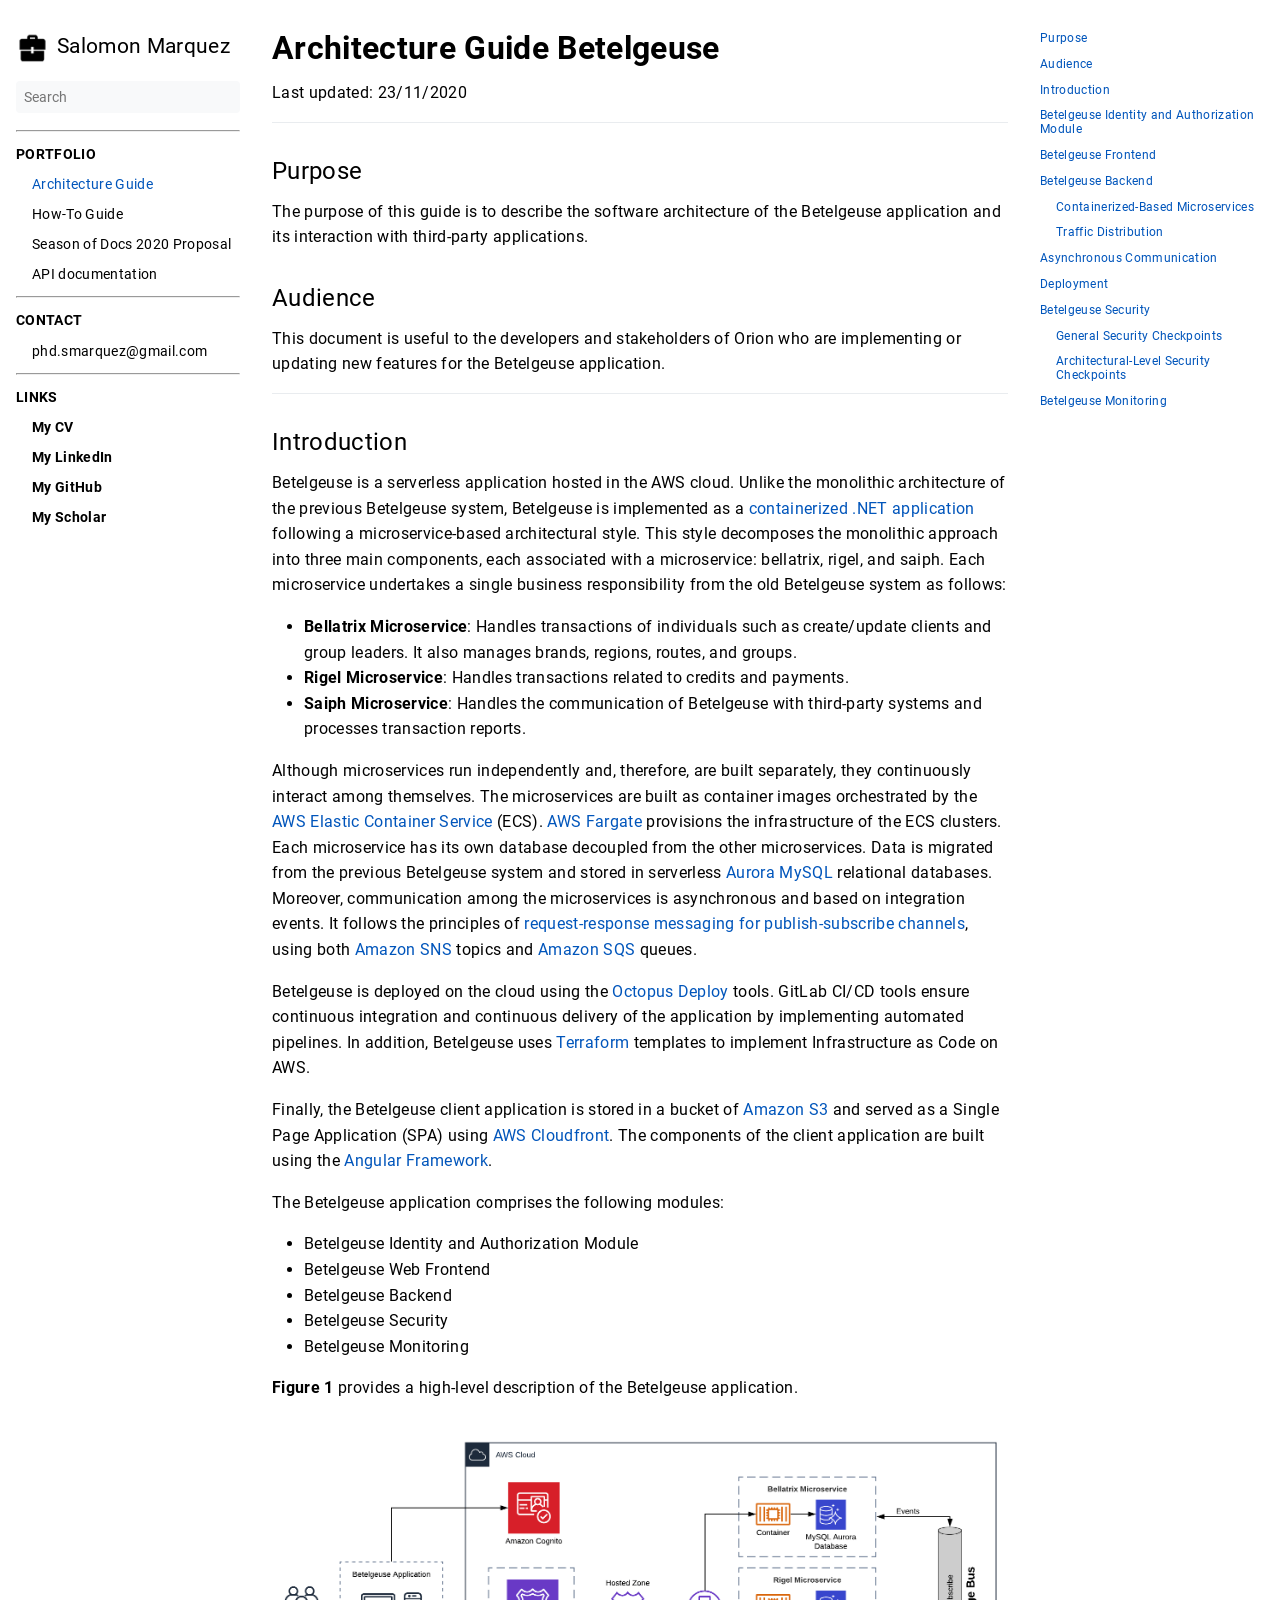
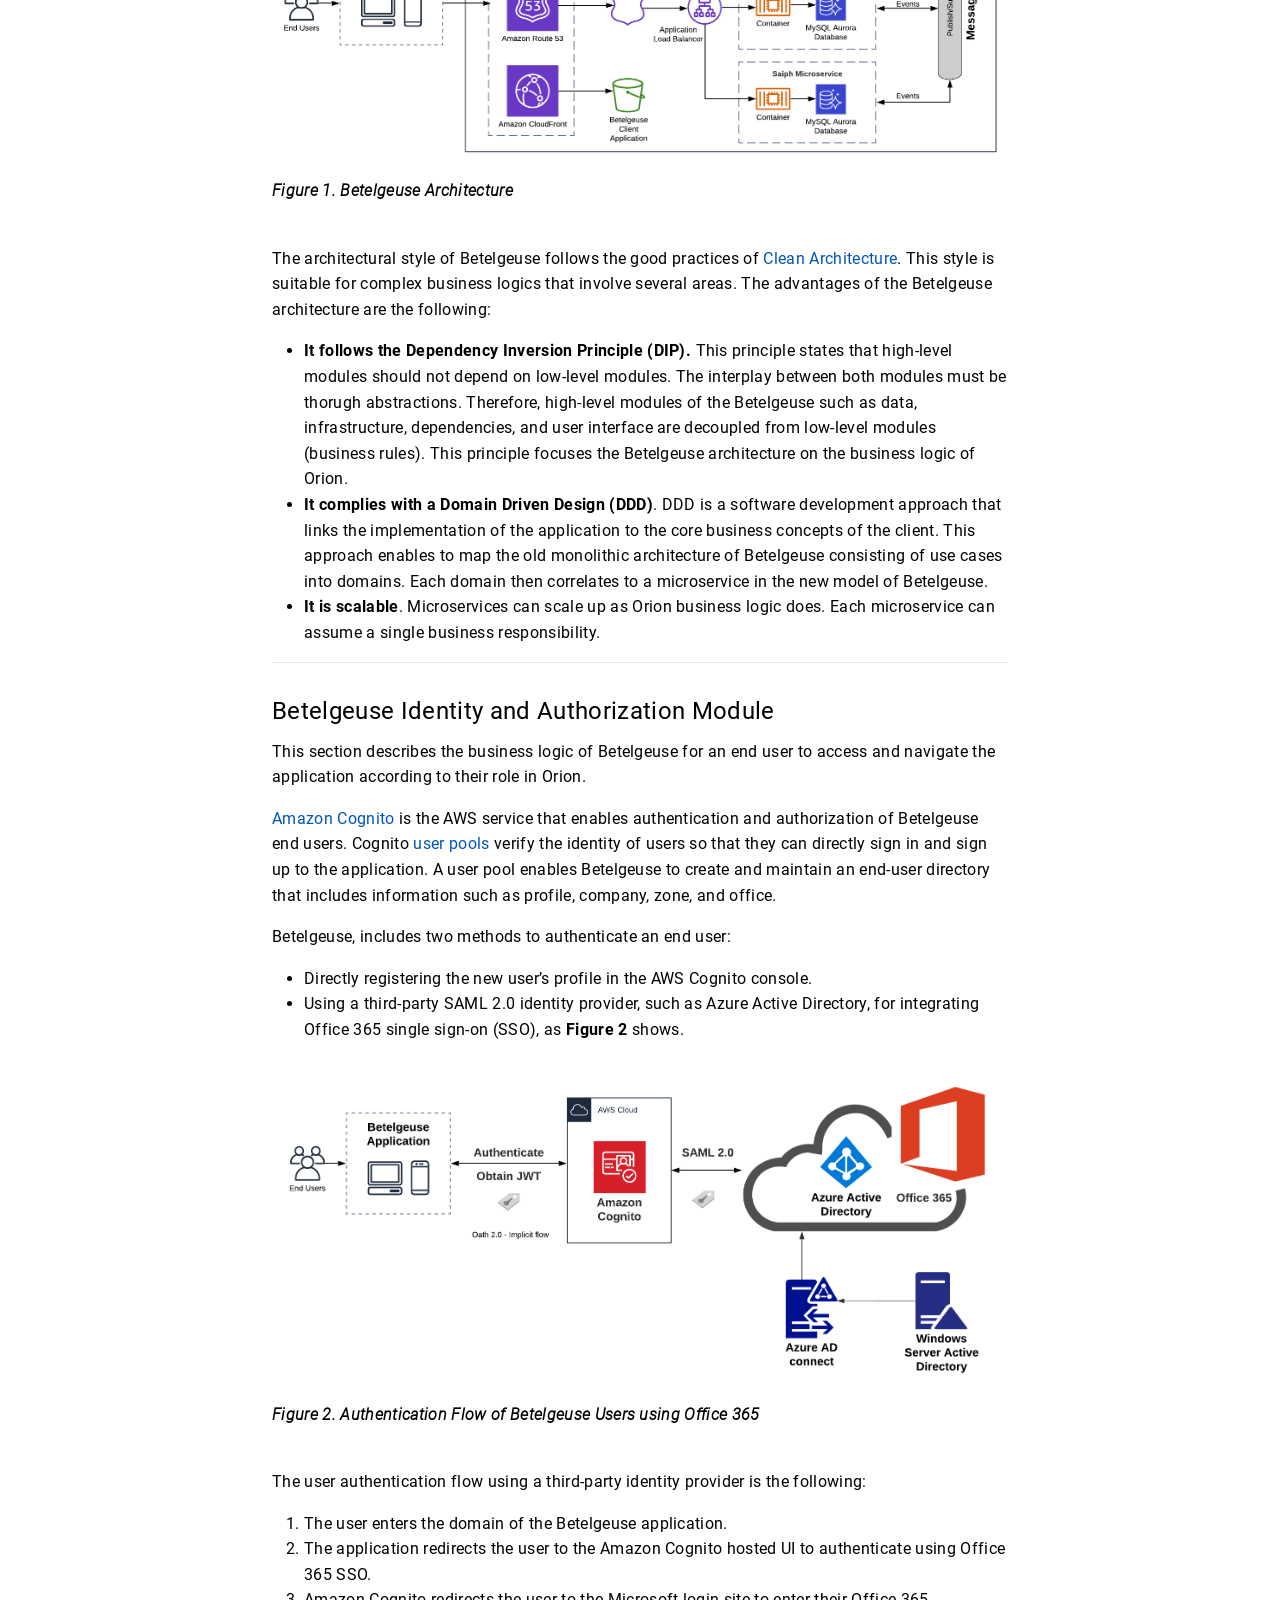
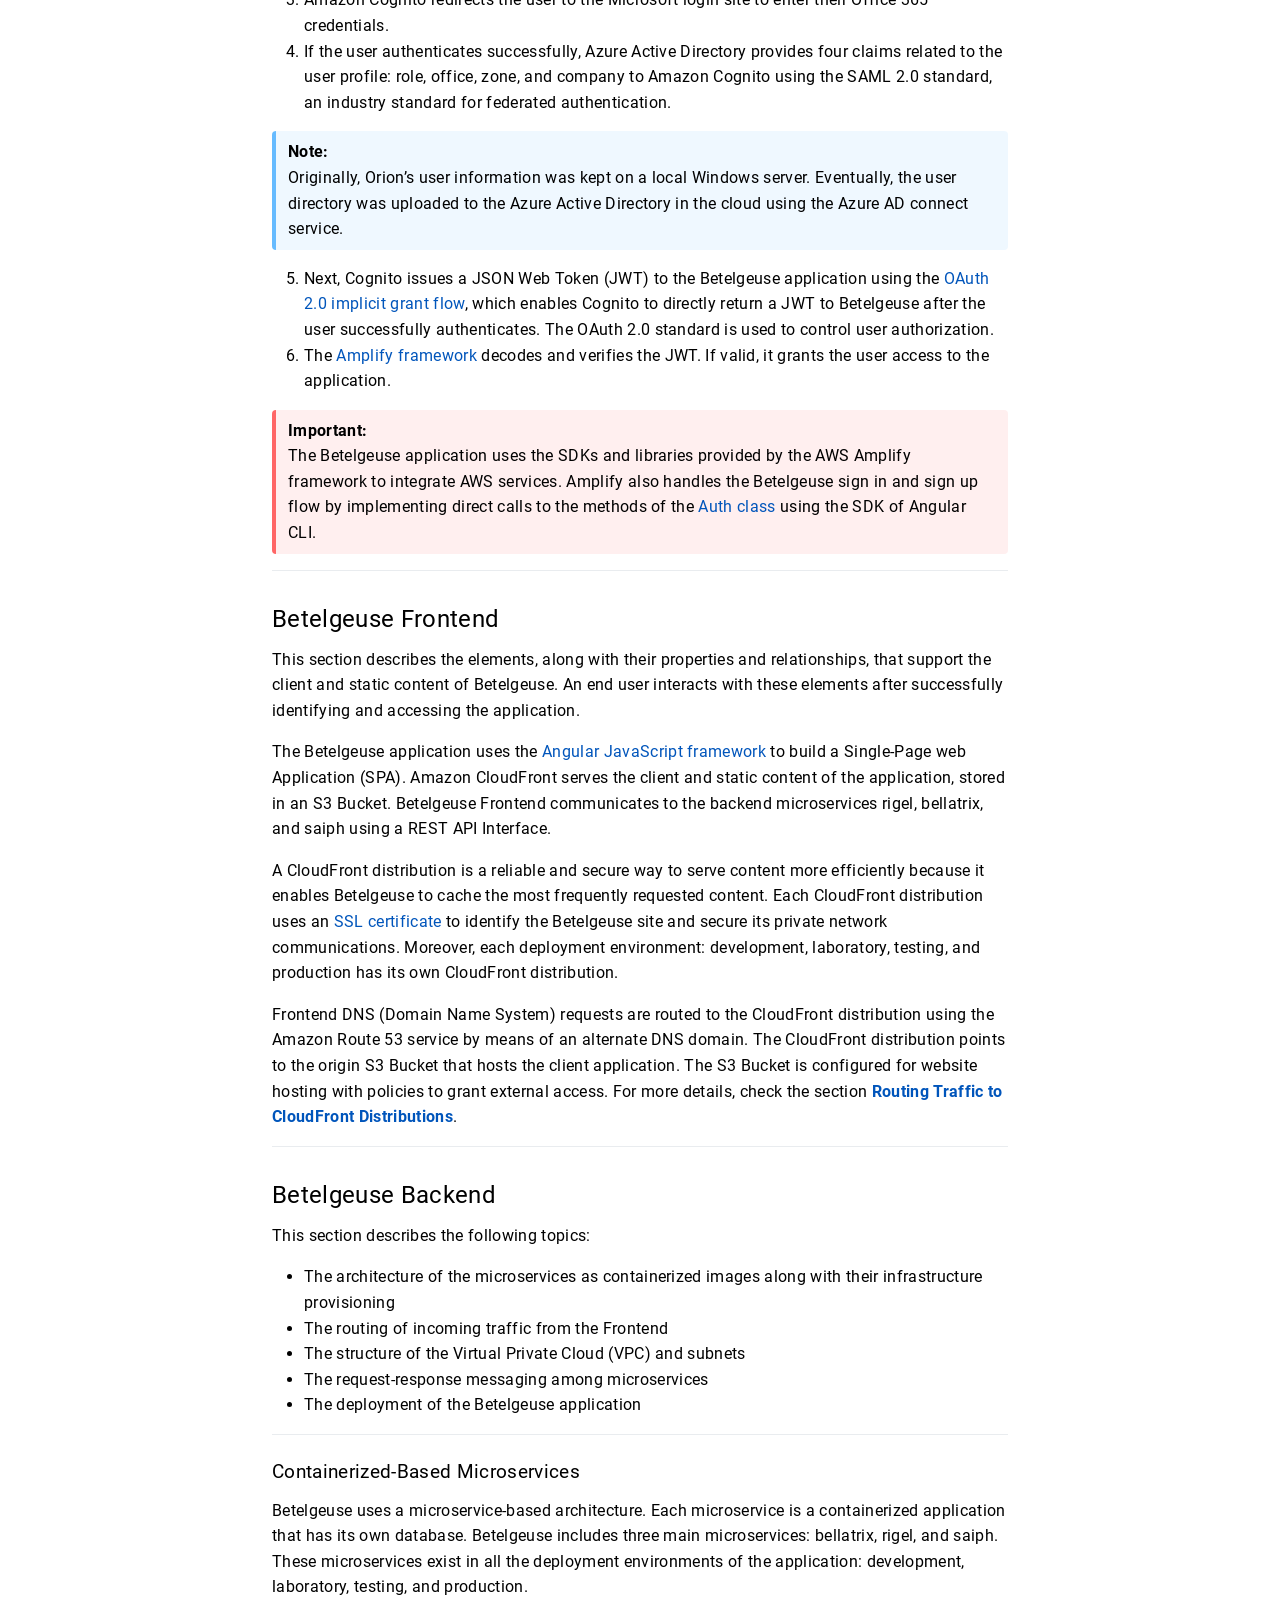
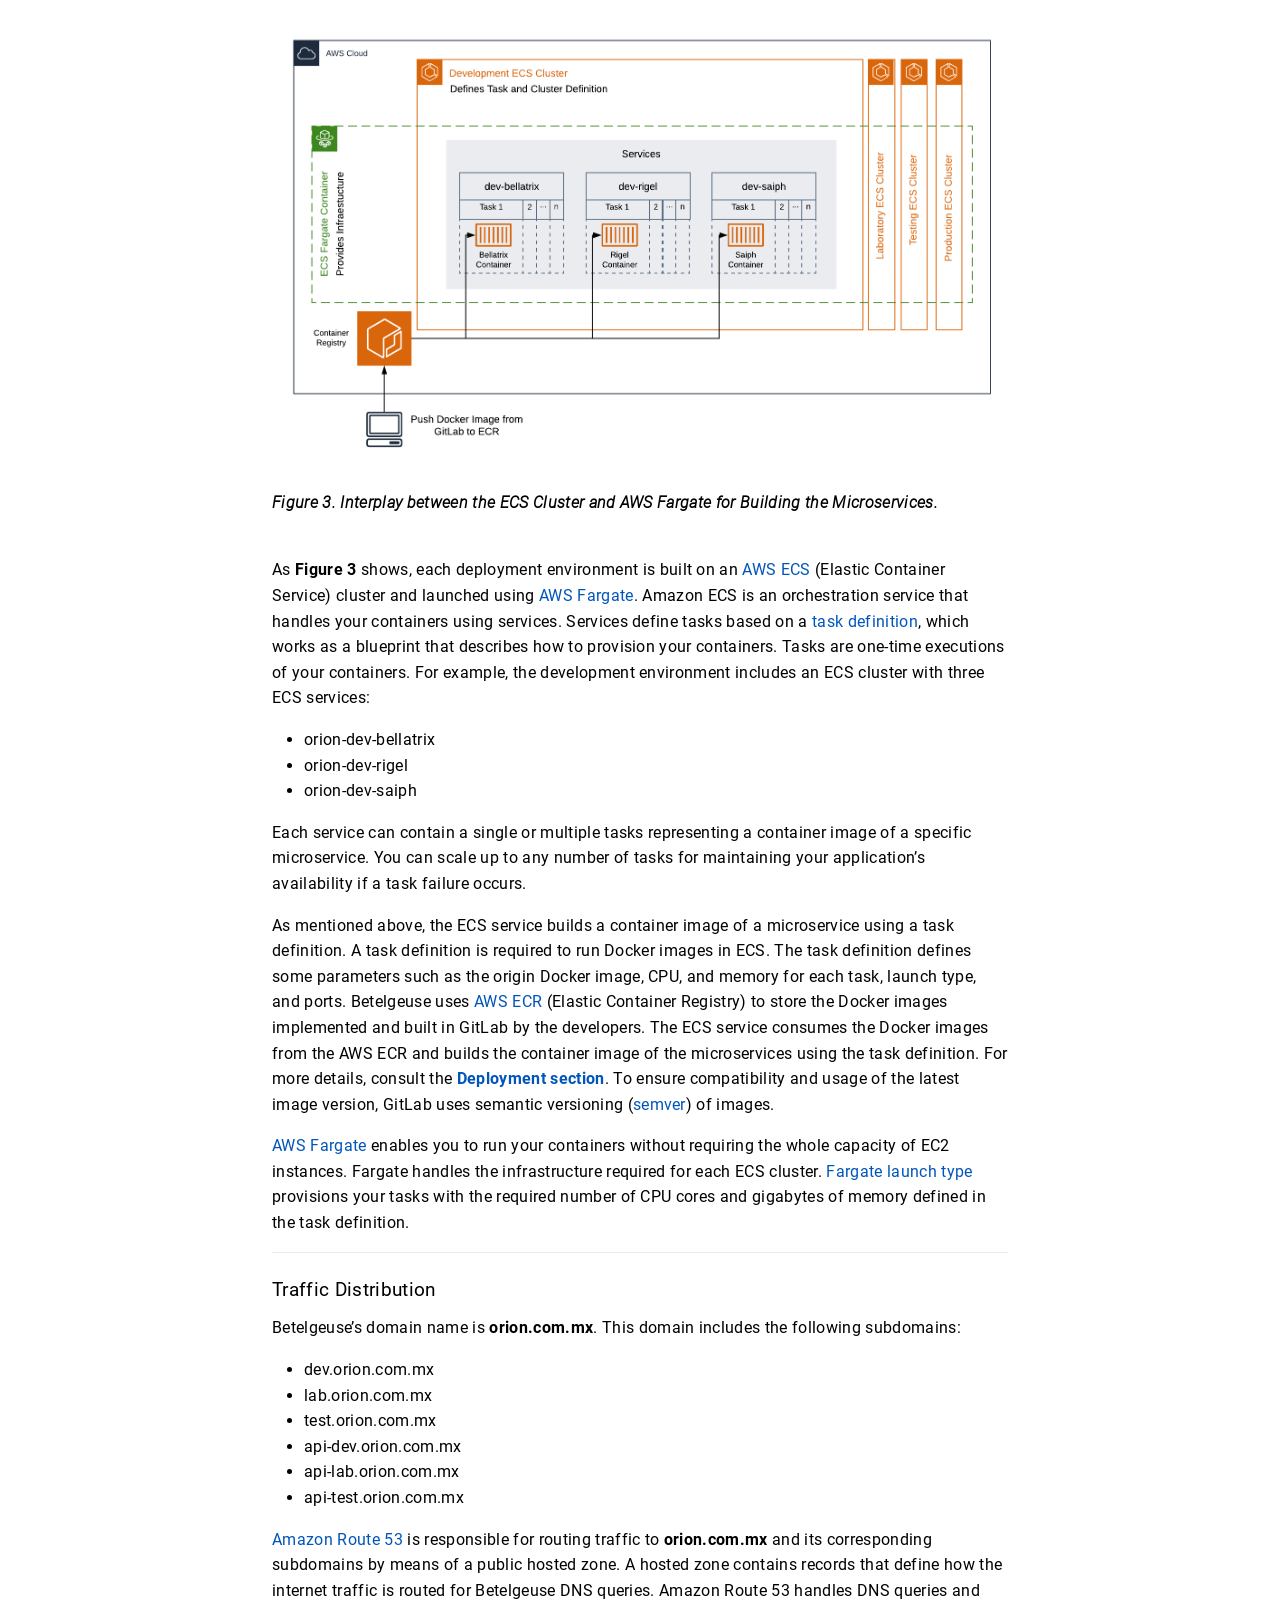
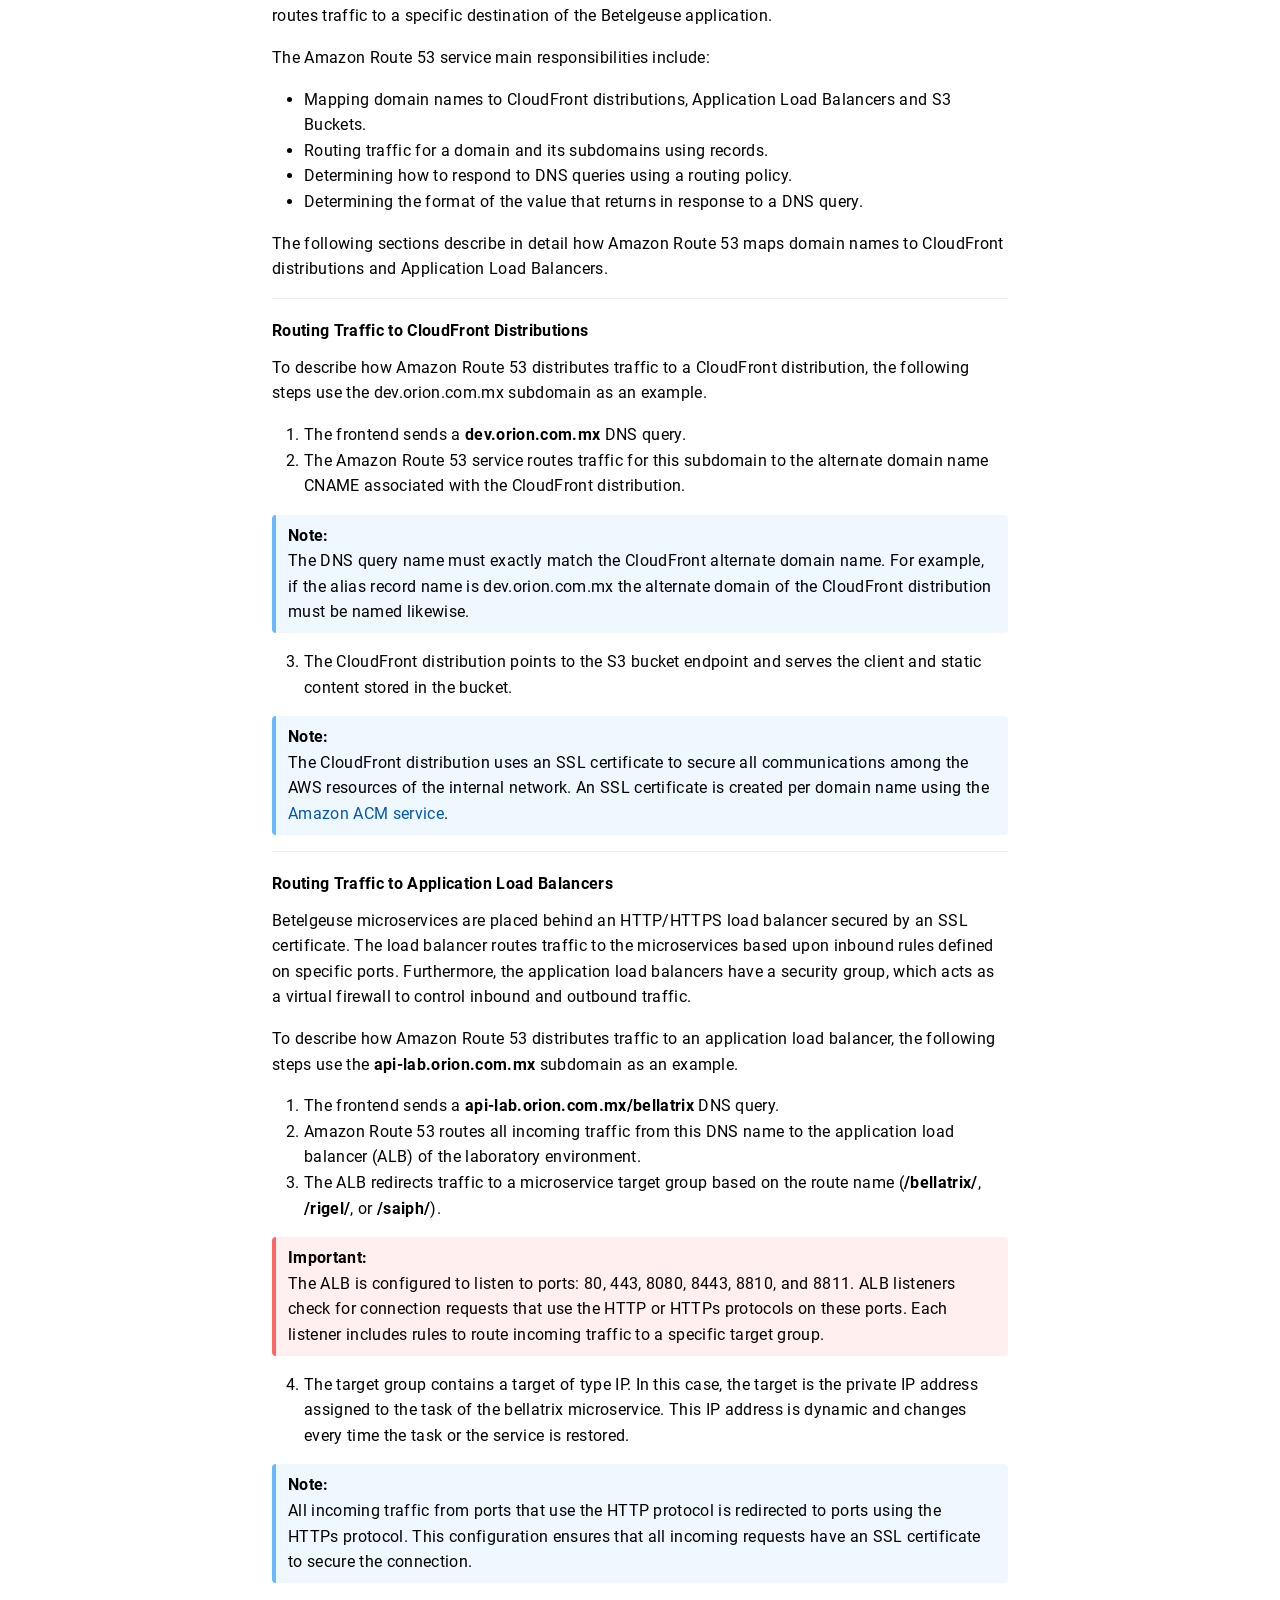
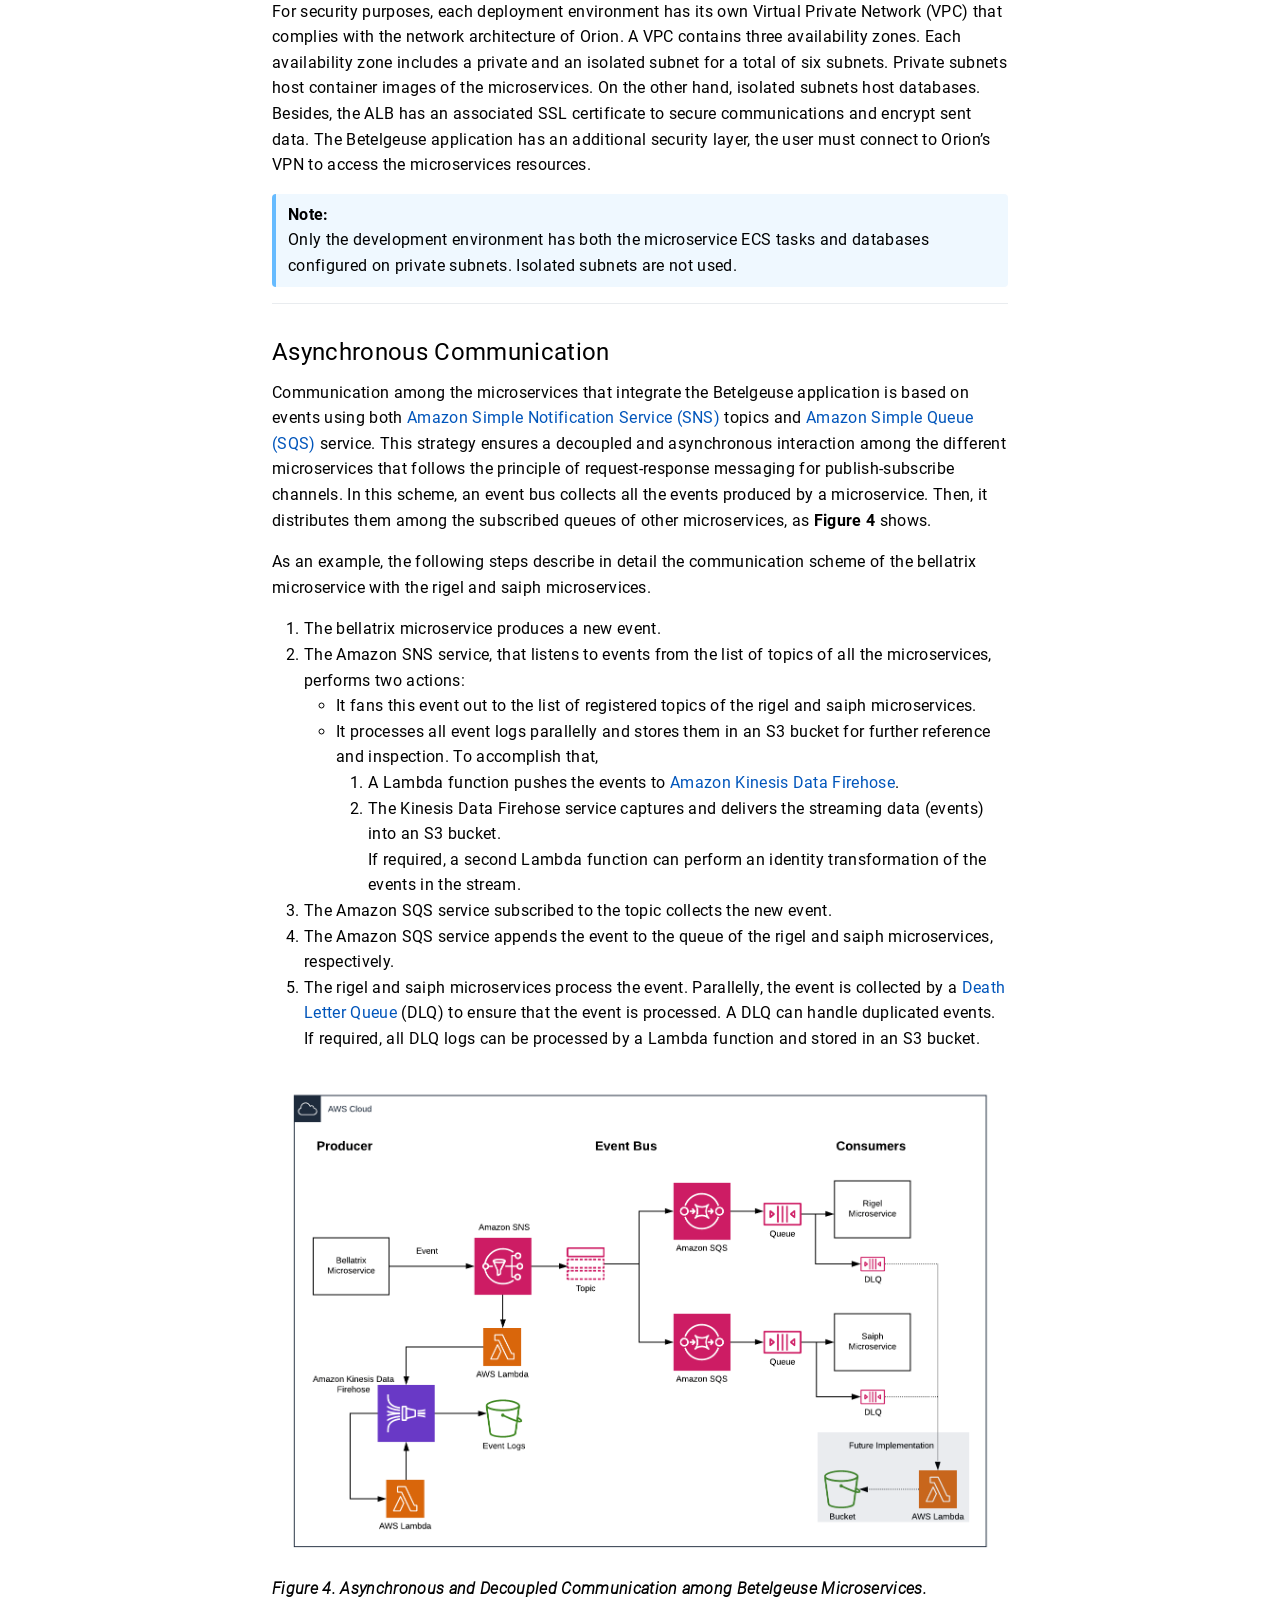
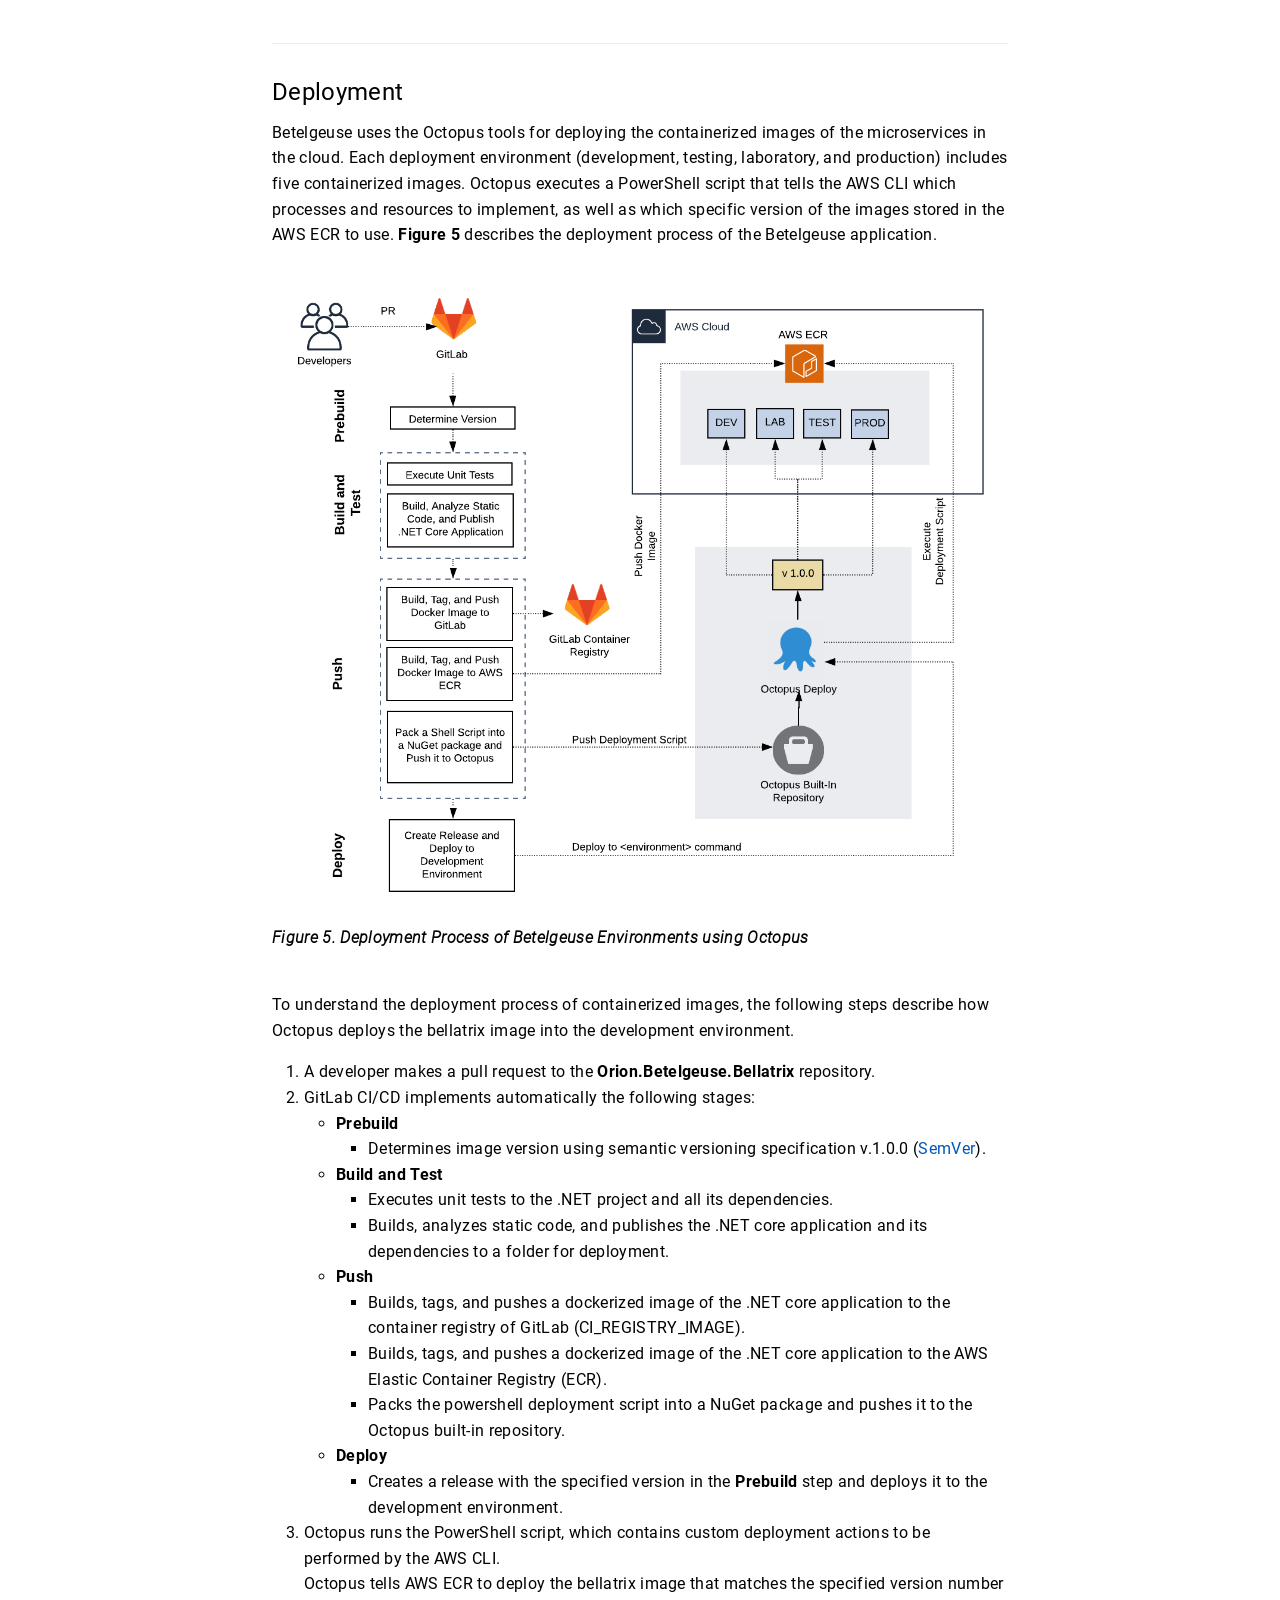
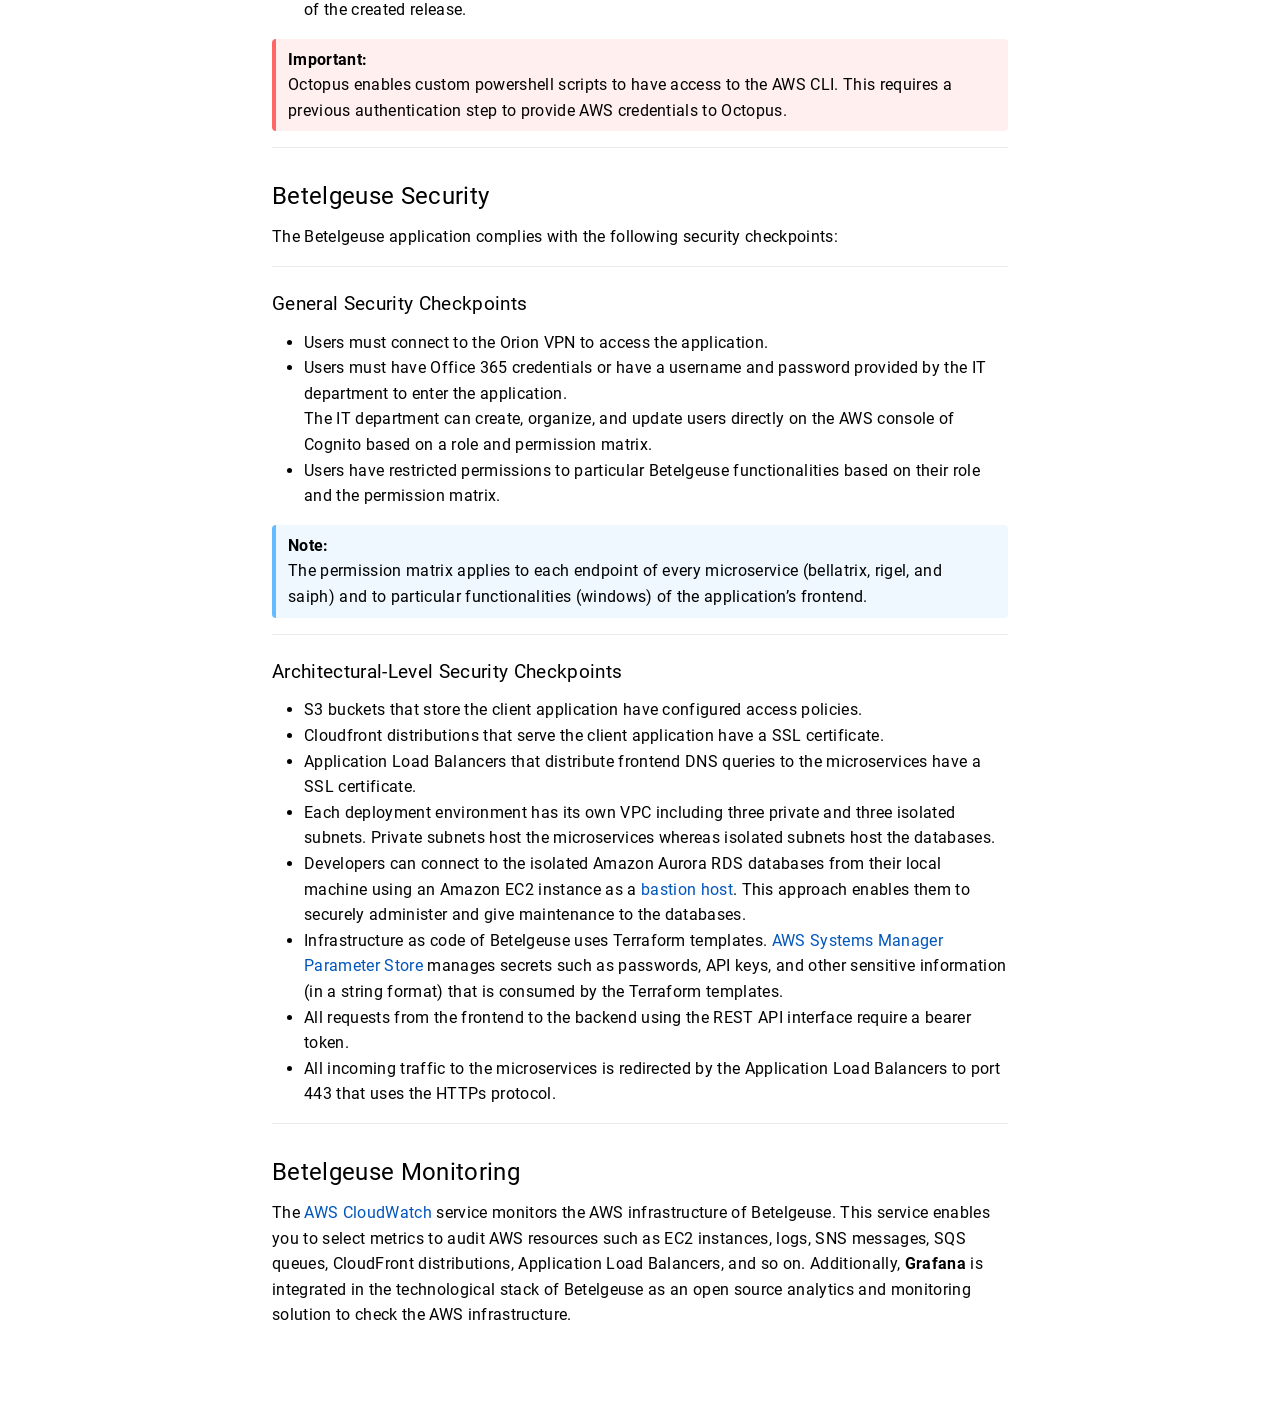
<file: docs/architecture/index.html>
<!DOCTYPE html>
<html lang="en" dir=>

<head>
  <meta charset="UTF-8">
<meta name="viewport" content="width=device-width, initial-scale=1.0">
<meta name="description" content="Architecture Guide Betelgeuse Last updated: 23/11/2020
 Purpose The purpose of this guide is to describe the software architecture of the Betelgeuse application and its interaction with third-party applications.
Audience This document is useful to the developers and stakeholders of Orion who are implementing or updating new features for the Betelgeuse application.
 Introduction Betelgeuse is a serverless application hosted in the AWS cloud. Unlike the monolithic architecture of the previous Betelgeuse system, Betelgeuse is implemented as a containerized .">
<meta name="theme-color" content="#FFFFFF"><meta property="og:title" content="Architecture Guide" />
<meta property="og:description" content="" />
<meta property="og:type" content="website" />
<meta property="og:url" content="https://sblaizerwize.github.io/docs/architecture/" />

<title>Architecture Guide | Salomon Marquez</title>
<link rel="manifest" href="/manifest.json">
<link rel="icon" href="/favicon.png" type="image/x-icon">
<link rel="stylesheet" href="/book.min.de263ac76d732e4e717946986744894e932b06dfcb02d244576e1fabd10077f9.css" integrity="sha256-3iY6x21zLk5xeUaYZ0SJTpMrBt/LAtJEV24fq9EAd/k=">
<script defer src="/en.search.min.69d4df2a830c1f424dcb40146cd6976ddf95d1569d2504f6d5dc04553a5f5d81.js" integrity="sha256-adTfKoMMH0JNy0AUbNaXbd&#43;V0VadJQT21dwEVTpfXYE="></script>
<link rel="alternate" type="application/rss+xml" href="https://sblaizerwize.github.io/docs/architecture/index.xml" title="Salomon Marquez" />
<!--
Made with Book Theme
https://github.com/alex-shpak/hugo-book
-->

  
</head>

<body dir=>
  <input type="checkbox" class="hidden" id="menu-control" />
  <main class="container flex">
    <aside class="book-menu">
      
  <nav>
<h2 class="book-brand">
  <a href="/"><img src="/logo.png" alt="Logo" /><span>Salomon Marquez</span>
  </a>
</h2>


<div class="book-search">
  <input type="text" id="book-search-input" placeholder="Search" aria-label="Search" maxlength="64" data-hotkeys="s/" />
  <div class="book-search-spinner hidden"></div>
  <ul id="book-search-results"></ul>
</div>











  <hr>
<ul>
<li><strong>PORTFOLIO</strong>
<ul>
<li><a href="/docs/architecture/"class=active>Architecture Guide</a></li>
<li><a href="/docs/howto/">How-To Guide</a></li>
<li><a href="/docs/season2020/">Season of Docs 2020 Proposal</a></li>
<li><a href="/docs/apis/">API documentation</a></li>
</ul>
</li>
</ul>
<p><!-- raw HTML omitted --></p>
<hr>
<ul>
<li><strong>CONTACT</strong>
<ul>
<li><a href="mailto:phd.smarquez@gmail.com">phd.smarquez@gmail.com</a></li>
</ul>
</li>
</ul>
<p><!-- raw HTML omitted --></p>
<hr>
<ul>
<li><strong>LINKS</strong>
<ul>
<li><a href="/resume/CV_SALOMON_MARQUEZ.pdf"><strong>My CV</strong></a></li>
<li><a href="https://www.linkedin.com/in/sblaizer/"><strong>My LinkedIn</strong></a></li>
<li><a href="https://github.com/sblaizerwize?tab=repositories"><strong>My GitHub</strong></a></li>
<li><a href="https://scholar.google.com.mx/citations?hl=en&amp;user=A91CjSIAAAAJ&amp;view_op=list_works&amp;sortby=pubdate"><strong>My Scholar</strong></a></li>
</ul>
</li>
</ul>
<p><!-- raw HTML omitted --></p>










</nav>




  <script>(function(){var menu=document.querySelector("aside.book-menu nav");addEventListener("beforeunload",function(event){localStorage.setItem("menu.scrollTop",menu.scrollTop);});menu.scrollTop=localStorage.getItem("menu.scrollTop");})();</script>


 
    </aside>

    <div class="book-page">
      <header class="book-header">
        
  <div class="flex align-center justify-between">
  <label for="menu-control">
    <img src="/svg/menu.svg" class="book-icon" alt="Menu" />
  </label>

  <strong>Architecture Guide</strong>

  <label for="toc-control">
    
    <img src="/svg/toc.svg" class="book-icon" alt="Table of Contents" />
    
  </label>
</div>


  
    <input type="checkbox" class="hidden" id="toc-control" />
    <aside class="hidden clearfix">
      
  <nav id="TableOfContents">
  <ul>
    <li><a href="#purpose">Purpose</a></li>
    <li><a href="#audience">Audience</a></li>
    <li><a href="#introduction">Introduction</a></li>
    <li><a href="#betelgeuse-identity-and-authorization-module">Betelgeuse Identity and Authorization Module</a></li>
    <li><a href="#betelgeuse-frontend">Betelgeuse Frontend</a></li>
    <li><a href="#betelgeuse-backend">Betelgeuse Backend</a>
      <ul>
        <li><a href="#containerized-based-microservices">Containerized-Based Microservices</a></li>
        <li><a href="#traffic-distribution">Traffic Distribution</a></li>
      </ul>
    </li>
    <li><a href="#asynchronous-communication">Asynchronous Communication</a></li>
    <li><a href="#deployment">Deployment</a></li>
    <li><a href="#betelgeuse-security">Betelgeuse Security</a>
      <ul>
        <li><a href="#general-security-checkpoints">General Security Checkpoints</a></li>
        <li><a href="#architectural-level-security-checkpoints">Architectural-Level Security Checkpoints</a></li>
      </ul>
    </li>
    <li><a href="#betelgeuse-monitoring">Betelgeuse Monitoring</a></li>
  </ul>
</nav>


    </aside>
  
 
      </header>

      
      
  <article class="markdown"><h1 id="architecture-guide-betelgeuse"><strong>Architecture Guide Betelgeuse</strong></h1>
<p>Last updated: 23/11/2020</p>
<hr>
<h2 id="purpose">Purpose</h2>
<p>The purpose of this guide is to describe the software architecture of the Betelgeuse application and its interaction with third-party applications.</p>
<h2 id="audience">Audience</h2>
<p>This document is useful to the developers and stakeholders of Orion who are implementing or updating new features for the Betelgeuse application.</p>
<hr>
<h2 id="introduction">Introduction</h2>
<p>Betelgeuse is a serverless application hosted in the AWS cloud. Unlike the monolithic architecture of the previous Betelgeuse system, Betelgeuse is implemented as a <a href="https://docs.microsoft.com/en-us/dotnet/architecture/microservices/">containerized .NET application</a> following a microservice-based architectural style. This style decomposes the monolithic approach into three main components, each associated with a microservice: bellatrix, rigel, and saiph.  Each microservice undertakes a single business responsibility from the old Betelgeuse system as follows:</p>
<ul>
<li><strong>Bellatrix Microservice</strong>: Handles transactions of individuals such as create/update clients and group leaders. It also manages brands, regions, routes, and groups.</li>
<li><strong>Rigel Microservice</strong>: Handles transactions related to credits and payments.</li>
<li><strong>Saiph Microservice</strong>: Handles the communication of Betelgeuse with third-party systems and processes transaction reports.</li>
</ul>
<p>Although microservices run independently and, therefore, are built separately, they continuously interact among themselves. The microservices are built as container images orchestrated by the <a href="https://aws.amazon.com/ecs/">AWS Elastic Container Service</a> (ECS). <a href="https://aws.amazon.com/fargate/">AWS Fargate</a> provisions the infrastructure of the ECS clusters. Each microservice has its own database decoupled from the other microservices. Data is migrated from the previous Betelgeuse system and stored in serverless <a href="https://aws.amazon.com/rds/aurora/mysql-features/">Aurora MySQL</a> relational databases. Moreover, communication among the microservices is asynchronous and based on integration events. It follows the principles of <a href="https://aws.amazon.com/blogs/compute/implementing-enterprise-integration-patterns-with-aws-messaging-services-publish-subscribe-channels/">request-response messaging for publish-subscribe channels</a>, using both <a href="https://aws.amazon.com/sns/?whats-new-cards.sort-by=item.additionalFields.postDateTime&amp;whats-new-cards.sort-order=desc">Amazon SNS</a> topics and <a href="https://aws.amazon.com/sqs/">Amazon SQS</a> queues.</p>
<p>Betelgeuse is deployed on the cloud using the <a href="https://octopus.com/docs/getting-started">Octopus Deploy</a> tools. GitLab CI/CD tools ensure continuous integration and continuous delivery of the application by implementing automated pipelines. In addition, Betelgeuse uses <a href="https://www.terraform.io/">Terraform</a> templates to implement Infrastructure as Code on AWS.</p>
<p>Finally, the Betelgeuse client application is stored in a bucket of <a href="https://aws.amazon.com/s3/">Amazon S3</a> and served as a Single Page Application (SPA) using <a href="https://aws.amazon.com/cloudfront/">AWS Cloudfront</a>. The components of the client application are built using the <a href="https://angular.io/docs">Angular Framework</a>.</p>
<p>The Betelgeuse application comprises the following modules:</p>
<ul>
<li>Betelgeuse Identity and Authorization Module</li>
<li>Betelgeuse Web Frontend</li>
<li>Betelgeuse Backend</li>
<li>Betelgeuse Security</li>
<li>Betelgeuse Monitoring</li>
</ul>
<p><strong>Figure 1</strong> provides a high-level description of the Betelgeuse application.</p>
<p><img src="

https://sblaizerwize.github.io/architecture/architecture-highlevel.png" alt="Arquitectura" />
<em><strong>Figure 1. Betelgeuse Architecture</strong></em><br>
 </p>
<p>The architectural style of Betelgeuse follows the good practices of <a href="https://docs.microsoft.com/en-us/dotnet/architecture/modern-web-apps-azure/common-web-application-architectures">Clean Architecture</a>. This style is suitable for complex business logics that involve several areas. The advantages of the Betelgeuse architecture are the following:</p>
<ul>
<li><strong>It follows the Dependency Inversion Principle (DIP).</strong> This principle states that high-level modules should not depend on low-level modules. The interplay between both modules must be thorugh abstractions. Therefore, high-level modules of the Betelgeuse such as data, infrastructure, dependencies, and user interface are decoupled from low-level modules (business rules). This principle focuses the Betelgeuse architecture on the business logic of Orion.</li>
<li><strong>It complies with a Domain Driven Design (DDD)</strong>. DDD is a software development approach that links the implementation of the application to the core business concepts of the client. This approach enables to map the old monolithic architecture of Betelgeuse consisting of use cases into domains. Each domain then correlates to a microservice in the new model of Betelgeuse.</li>
<li><strong>It is scalable</strong>. Microservices can scale up as Orion business logic does. Each microservice can assume a single business responsibility.</li>
</ul>
<hr>
<h2 id="betelgeuse-identity-and-authorization-module">Betelgeuse Identity and Authorization Module</h2>
<p>This section describes the business logic of Betelgeuse for an end user to access and navigate the application according to their role in Orion.</p>
<p><a href="https://aws.amazon.com/cognito/">Amazon Cognito</a> is the AWS service that enables authentication and authorization of Betelgeuse end users. Cognito <a href="https://docs.aws.amazon.com/cognito/latest/developerguide/getting-started-with-cognito-user-pools.html">user pools</a> verify the identity of users so that they can directly sign in and sign up to the application. A user pool enables Betelgeuse to create and maintain an end-user directory that includes information such as profile, company, zone, and office.</p>
<p>Betelgeuse, includes two methods to authenticate an end user:</p>
<ul>
<li>Directly registering the new user’s profile in the AWS Cognito console.</li>
<li>Using a third-party SAML 2.0 identity provider, such as Azure Active Directory, for integrating Office 365 single sign-on (SSO), as <strong>Figure 2</strong> shows.</li>
</ul>
<p><img src="

https://sblaizerwize.github.io/architecture/identity.png" alt="Identity" />
<em><strong>Figure 2. Authentication Flow of Betelgeuse Users using Office 365</strong></em><br>
 </p>
<p>The user authentication flow using a third-party identity provider is the following:</p>
<ol>
<li>The user enters the domain of the Betelgeuse application.</li>
<li>The application redirects the user to the Amazon Cognito hosted UI to authenticate using Office 365 SSO.</li>
<li>Amazon Cognito redirects the user to the Microsoft login site to enter their Office 365 credentials.</li>
<li>If the user authenticates successfully, Azure Active Directory provides four claims related to the user profile: role, office, zone, and company to Amazon Cognito using the SAML 2.0 standard, an industry standard for federated authentication.</li>
</ol>
<blockquote class="book-hint info">
  <strong>Note:</strong><br>
Originally, Orion’s user information was kept on a local Windows server. Eventually, the user directory was uploaded to the Azure Active Directory in the cloud using the Azure AD connect service.
</blockquote>

<ol start="5">
<li>Next, Cognito issues a JSON Web Token (JWT) to the Betelgeuse application using the <a href="https://aws.amazon.com/blogs/mobile/understanding-amazon-cognito-user-pool-oauth-2-0-grants/">OAuth 2.0 implicit grant flow</a>, which enables Cognito to directly return a JWT to Betelgeuse after the user successfully authenticates. The OAuth 2.0 standard is used to control user authorization.</li>
<li>The <a href="https://aws.amazon.com/amplify/">Amplify framework</a> decodes and verifies the JWT. If valid, it grants the user access to the application.</li>
</ol>
<blockquote class="book-hint danger">
  <strong>Important:</strong><br>
The Betelgeuse application uses the SDKs and libraries provided by the AWS Amplify framework to integrate AWS services. Amplify also handles the Betelgeuse sign in and sign up flow by implementing direct calls to the methods of the <a href="https://docs.amplify.aws/lib/auth/getting-started/q/platform/js">Auth class</a> using the SDK of Angular CLI.
</blockquote>

<hr>
<h2 id="betelgeuse-frontend">Betelgeuse Frontend</h2>
<p>This section describes the elements, along with their properties and relationships, that support the client and static content of Betelgeuse. An end user interacts with these elements after successfully identifying and accessing the application.</p>
<p>The Betelgeuse application uses the <a href="https://angular.io/">Angular JavaScript framework</a> to build a Single-Page web Application (SPA). Amazon CloudFront serves the client and static content of the application, stored in an S3 Bucket. Betelgeuse Frontend communicates to the backend microservices rigel, bellatrix, and saiph using a REST API Interface.</p>
<p>A CloudFront distribution is a reliable and secure way to serve content more efficiently because it enables Betelgeuse to cache the most frequently requested content. Each CloudFront distribution uses an<a href="https://aws.amazon.com/certificate-manager/#:~:text=AWS%20Certificate%20Manager%20%28ACM%29%20Private,lifecycle%20of%20your%20private%20certificates."> SSL certificate</a> to identify the Betelgeuse site and secure its private network communications. Moreover, each deployment environment: development, laboratory, testing, and production has its own CloudFront distribution.</p>
<p>Frontend DNS (Domain Name System) requests are routed to the CloudFront distribution using the Amazon Route 53 service by means of an alternate DNS domain. The CloudFront distribution points to the origin S3 Bucket that hosts the client application. The S3 Bucket is configured for website hosting with policies to grant external access. For more details, check the section <a href="#cloudfront"><strong>Routing Traffic to CloudFront Distributions</strong></a>.</p>
<hr>
<h2 id="betelgeuse-backend">Betelgeuse Backend</h2>
<p>This section describes the following topics:</p>
<ul>
<li>The architecture of the microservices as containerized images along with their infrastructure provisioning</li>
<li>The routing of incoming traffic from the Frontend</li>
<li>The structure of the Virtual Private Cloud (VPC) and subnets</li>
<li>The request-response messaging among microservices</li>
<li>The deployment of the Betelgeuse application</li>
</ul>
<hr>
<h3 id="containerized-based-microservices">Containerized-Based Microservices</h3>
<p>Betelgeuse uses a microservice-based architecture. Each microservice is a containerized application that has its own database. Betelgeuse includes three main microservices: bellatrix, rigel, and saiph. These microservices exist in all the deployment environments of the application: development, laboratory, testing, and production.</p>
<p><img src="

https://sblaizerwize.github.io/architecture/aws-ecs-fargate.png" alt="AWS-ECS-FARGATE" /></p>
<p><em><strong>Figure 3. Interplay between the ECS Cluster and AWS Fargate for Building the Microservices.</strong></em><br>
 </p>
<p>As <strong>Figure 3</strong> shows, each deployment environment is built on an <a href="https://aws.amazon.com/ecs/">AWS ECS</a> (Elastic Container Service) cluster and launched using <a href="https://aws.amazon.com/fargate/">AWS Fargate</a>. Amazon ECS is an orchestration service that handles your containers using services. Services define tasks based on a <a href="https://docs.aws.amazon.com/AmazonECS/latest/userguide/task_definitions.html">task definition</a>, which works as a blueprint that describes how to provision your containers. Tasks are one-time executions of your containers. For example, the development environment includes an ECS cluster with three ECS services:</p>
<ul>
<li>orion-dev-bellatrix</li>
<li>orion-dev-rigel</li>
<li>orion-dev-saiph</li>
</ul>
<p>Each service can contain a single or multiple tasks representing a container image of a specific microservice. You can scale up to any number of tasks for maintaining your application’s availability if a task failure occurs.</p>
<p>As mentioned above, the ECS service builds a container image of a microservice using a task definition. A task definition is required to run Docker images in ECS. The task definition defines some parameters such as the origin Docker image, CPU, and memory for each task, launch type, and ports. Betelgeuse uses <a href="https://aws.amazon.com/ecr/">AWS ECR</a> (Elastic Container Registry) to store the Docker images implemented and built in GitLab by the developers. The ECS service consumes the Docker images from the AWS ECR and builds the container image of the microservices using the task definition. For more details, consult the <a href="#deployment"><strong>Deployment section</strong></a>. To ensure compatibility and usage of the latest image version, GitLab uses semantic versioning (<a href="https://semver.org/">semver</a>) of images.</p>
<p><a href="https://aws.amazon.com/fargate/">AWS Fargate</a> enables you to run your containers without requiring the whole capacity of EC2 instances. Fargate handles the infrastructure required for each ECS cluster. <a href="https://docs.aws.amazon.com/AmazonECS/latest/developerguide/launch_types.html">Fargate launch type</a> provisions your tasks with the required number of CPU cores and gigabytes of memory defined in the task definition.</p>
<hr>
<h3 id="traffic-distribution">Traffic Distribution</h3>
<p>Betelgeuse’s domain name is <strong>orion.com.mx</strong>. This domain includes the following subdomains:</p>
<ul>
<li>dev.orion.com.mx</li>
<li>lab.orion.com.mx</li>
<li>test.orion.com.mx</li>
<li>api-dev.orion.com.mx</li>
<li>api-lab.orion.com.mx</li>
<li>api-test.orion.com.mx</li>
</ul>
<p><a href="https://aws.amazon.com/route53/">Amazon Route 53</a> is responsible for routing traffic to <strong>orion.com.mx</strong> and its corresponding subdomains by means of a public hosted zone. A hosted zone contains records that define how the internet traffic is routed for Betelgeuse DNS queries. Amazon Route 53 handles DNS queries and routes traffic to a specific destination of the Betelgeuse application.</p>
<p>The Amazon Route 53 service main responsibilities include:</p>
<ul>
<li>Mapping domain names to CloudFront distributions, Application Load Balancers and S3 Buckets.</li>
<li>Routing traffic for a domain and its subdomains using records.</li>
<li>Determining how to respond to DNS queries using a routing policy.</li>
<li>Determining the format of the value that returns in response to a DNS query.</li>
</ul>
<p>The following sections describe in detail how Amazon Route 53 maps domain names to CloudFront distributions and Application Load Balancers.</p>
<hr>
<h4 id="cloudfront">Routing Traffic to CloudFront Distributions</h4>
<p>To describe how Amazon Route 53 distributes traffic to a CloudFront distribution, the following steps use the dev.orion.com.mx subdomain as an example.</p>
<ol>
<li>The frontend sends a <strong>dev.orion.com.mx</strong> DNS query.</li>
<li>The Amazon Route 53 service routes traffic for this subdomain to the alternate domain name CNAME associated with the CloudFront distribution.</li>
</ol>
<blockquote class="book-hint info">
  <strong>Note:</strong><br>
The DNS query name must exactly match the CloudFront alternate domain name. For example, if the alias record name is dev.orion.com.mx the alternate domain of the CloudFront distribution must be named likewise.
</blockquote>

<ol start="3">
<li>The CloudFront distribution points to the S3 bucket endpoint and serves the client and static content stored in the bucket.</li>
</ol>
<blockquote class="book-hint info">
  <strong>Note:</strong><br>
The CloudFront distribution uses an SSL certificate to secure all communications among the AWS resources of the internal network. An SSL certificate is created per domain name using the <a href="https://console.aws.amazon.com/ec2/home?region=us-east-1#SecurityGroups:">Amazon ACM service</a>.
</blockquote>

<hr>
<h4 id="routing-traffic-to-application-load-balancers">Routing Traffic to Application Load Balancers</h4>
<p>Betelgeuse microservices are placed behind an HTTP/HTTPS load balancer secured by an SSL certificate. The load balancer routes traffic to the microservices based upon inbound rules defined on specific ports. Furthermore, the application load balancers have a security group, which acts as a virtual firewall to control inbound and outbound traffic.</p>
<p>To describe how Amazon Route 53 distributes traffic to an application load balancer, the following steps use the <strong>api-lab.orion.com.mx</strong> subdomain as an example.</p>
<ol>
<li>The frontend sends a <strong>api-lab.orion.com.mx/bellatrix</strong> DNS query.</li>
<li>Amazon Route 53 routes all incoming traffic from this DNS name to the application load balancer (ALB) of the laboratory environment.</li>
<li>The ALB redirects traffic to a microservice target group based on the route name (<strong>/bellatrix/</strong>, <strong>/rigel/</strong>, or <strong>/saiph/</strong>).</li>
</ol>
<blockquote class="book-hint danger">
  <strong>Important:</strong><br>
The ALB is configured to listen to ports: 80, 443, 8080, 8443, 8810, and 8811. ALB listeners check for connection requests that use the HTTP or HTTPs protocols on these ports. Each listener includes rules to route incoming traffic to a specific target group.
</blockquote>

<ol start="4">
<li>The target group contains a target of type IP. In this case, the target is the private IP address assigned to the task of the bellatrix microservice. This IP address is dynamic and changes every time the task or the service is restored.</li>
</ol>
<blockquote class="book-hint info">
  <strong>Note:</strong><br>
All incoming traffic from ports that use the HTTP protocol is redirected to ports using the HTTPs protocol. This configuration ensures that all incoming requests have an SSL certificate to secure the connection.
</blockquote>

<p>For security purposes, each deployment environment has its own Virtual Private Network (VPC) that complies with the network architecture of Orion. A VPC contains three availability zones. Each availability zone includes a private and an isolated subnet for a total of six subnets. Private subnets host container images of the microservices. On the other hand, isolated subnets host databases. Besides, the ALB has an associated SSL certificate to secure communications and encrypt sent data. The Betelgeuse application has an additional security layer, the user must connect to Orion’s VPN to access the microservices resources.</p>
<blockquote class="book-hint info">
  <strong>Note:</strong><br>
Only the development environment has both the microservice ECS tasks and databases configured on private subnets. Isolated subnets are not used.
</blockquote>

<hr>
<h2 id="asynchronous-communication">Asynchronous Communication</h2>
<p>Communication among the microservices that integrate the Betelgeuse application is based on events using both <a href="https://aws.amazon.com/sns/?whats-new-cards.sort-by=item.additionalFields.postDateTime&amp;whats-new-cards.sort-order=desc">Amazon Simple Notification Service (SNS)</a> topics and <a href="https://aws.amazon.com/sqs/">Amazon Simple Queue (SQS)</a> service. This strategy ensures a decoupled and asynchronous interaction among the different microservices that follows the principle of request-response messaging for publish-subscribe channels. In this scheme, an event bus collects all the events produced by a microservice. Then, it distributes them among the subscribed queues of other microservices, as <strong>Figure 4</strong> shows.</p>
<p>As an example, the following steps describe in detail the communication scheme of the bellatrix microservice with the rigel and saiph microservices.</p>
<ol>
<li>The bellatrix microservice produces a new event.</li>
<li>The Amazon SNS service, that listens to events from the list of topics of all the microservices, performs two actions:
<ul>
<li>It fans this event out to the list of registered topics of the rigel and saiph microservices.</li>
<li>It processes all event logs parallelly and stores them in an S3 bucket for further reference and inspection. To accomplish that,
<ol>
<li>A Lambda function pushes the events to <a href="https://aws.amazon.com/kinesis/data-firehose/?kinesis-blogs.sort-by=item.additionalFields.createdDate&amp;kinesis-blogs.sort-order=desc">Amazon Kinesis Data Firehose</a>.</li>
<li>The Kinesis Data Firehose service captures and delivers the streaming data (events) into an S3 bucket.<br>
If required, a second Lambda function can perform an identity transformation of the events in the stream.</li>
</ol>
</li>
</ul>
</li>
<li>The Amazon SQS service subscribed to the topic collects the new event.</li>
<li>The Amazon SQS service appends the event to the queue of the rigel and saiph microservices, respectively.</li>
<li>The rigel and saiph microservices process the event.
Parallelly, the event is collected by a <a href="https://docs.aws.amazon.com/AWSSimpleQueueService/latest/SQSDeveloperGuide/sqs-dead-letter-queues.html">Death Letter Queue</a> (DLQ) to ensure that the event is processed. A DLQ can handle duplicated events. If required, all DLQ logs can be processed by a Lambda function and stored in an S3 bucket.</li>
</ol>
<p><img src="

https://sblaizerwize.github.io/architecture/communication.png" alt="COMMUNICATION" />
<em><strong>Figure 4. Asynchronous and Decoupled Communication among Betelgeuse Microservices.</strong></em><br>
 </p>
<hr>
<h2 id="deployment">Deployment</h2>
<p>Betelgeuse uses the Octopus tools for deploying the containerized images of the microservices in the cloud. Each deployment environment (development, testing, laboratory, and production) includes five containerized images. Octopus executes a PowerShell script that tells the AWS CLI which processes and resources to implement, as well as which specific version of the images stored in the AWS ECR to use. <strong>Figure 5</strong> describes the deployment process of the Betelgeuse application.</p>
<p><img src="

https://sblaizerwize.github.io/architecture/deployment-octopus.png" alt="DEPLOYMENT" />
<em><strong>Figure 5. Deployment Process of Betelgeuse Environments using Octopus</strong></em><br>
 </p>
<p>To understand the deployment process of containerized images, the following steps describe how Octopus deploys the bellatrix image into the development environment.</p>
<ol>
<li>A developer makes a pull request to the <strong>Orion.Betelgeuse.Bellatrix</strong> repository.</li>
<li>GitLab CI/CD implements automatically the following stages:
<ul>
<li><strong>Prebuild</strong>
<ul>
<li>Determines image version using semantic versioning specification v.1.0.0 (<a href="https://semver.org/">SemVer</a>).</li>
</ul>
</li>
<li><strong>Build and Test</strong>
<ul>
<li>Executes unit tests to the .NET project and all its dependencies.</li>
<li>Builds, analyzes static code, and publishes the .NET core application and its dependencies to a folder for deployment.</li>
</ul>
</li>
<li><strong>Push</strong>
<ul>
<li>Builds, tags, and pushes a dockerized image of the .NET core application to the container registry of GitLab (CI_REGISTRY_IMAGE).</li>
<li>Builds, tags, and pushes a dockerized image of the .NET core application to the AWS Elastic Container Registry (ECR).</li>
<li>Packs the powershell deployment script into a NuGet package and pushes it to the Octopus built-in repository.</li>
</ul>
</li>
<li><strong>Deploy</strong>
<ul>
<li>Creates a release with the specified version in the <strong>Prebuild</strong> step and deploys it to the development environment.</li>
</ul>
</li>
</ul>
</li>
<li>Octopus runs the PowerShell script, which contains custom deployment actions to be performed by the AWS CLI.<br>
Octopus tells AWS ECR to deploy the bellatrix image that matches the specified version number of the created release.</li>
</ol>
<blockquote class="book-hint danger">
  <strong>Important:</strong><br>
Octopus enables custom powershell scripts to have access to the AWS CLI. This requires a previous authentication step to provide AWS credentials to Octopus.
</blockquote>

<hr>
<h2 id="betelgeuse-security">Betelgeuse Security</h2>
<p>The Betelgeuse application complies with the following security checkpoints:</p>
<hr>
<h3 id="general-security-checkpoints">General Security Checkpoints</h3>
<ul>
<li>Users must connect to the Orion VPN to access the application.</li>
<li>Users must have Office 365 credentials or have a username and password provided by the IT department to enter the application.<br>
The IT department can create, organize, and update users directly on the AWS console of Cognito based on a role and permission matrix.</li>
<li>Users have restricted permissions to particular Betelgeuse functionalities based on their role and the permission matrix.</li>
</ul>
<blockquote class="book-hint info">
  <strong>Note:</strong><br>
The permission matrix applies to each endpoint of every microservice (bellatrix, rigel, and saiph) and to particular functionalities (windows) of the application’s frontend.
</blockquote>

<hr>
<h3 id="architectural-level-security-checkpoints">Architectural-Level Security Checkpoints</h3>
<ul>
<li>S3 buckets that store the client application have configured access policies.</li>
<li>Cloudfront distributions that serve the client application have a SSL certificate.</li>
<li>Application Load Balancers that distribute frontend DNS queries to the microservices have a SSL certificate.</li>
<li>Each deployment environment has its own VPC including three private and three isolated subnets. Private subnets host the microservices whereas isolated subnets host the databases.</li>
<li>Developers can connect to the isolated Amazon Aurora RDS databases from their local machine using an Amazon EC2 instance as a <a href="https://aws.amazon.com/premiumsupport/knowledge-center/rds-connect-ec2-bastion-host/">bastion host</a>. This approach enables them to securely administer and give maintenance to the databases.</li>
<li>Infrastructure as code of Betelgeuse uses Terraform templates. <a href="https://docs.aws.amazon.com/systems-manager/latest/userguide/systems-manager-parameter-store.html">AWS Systems Manager Parameter Store</a> manages secrets such as passwords, API keys, and other sensitive information (in a string format) that is consumed by the Terraform templates.</li>
<li>All requests from the frontend to the backend using the REST API interface require a bearer token.</li>
<li>All incoming traffic to the microservices is redirected by the Application Load Balancers to port 443 that uses the HTTPs protocol.</li>
</ul>
<hr>
<h2 id="betelgeuse-monitoring">Betelgeuse Monitoring</h2>
<p>The <a href="https://aws.amazon.com/cloudwatch/">AWS CloudWatch</a> service monitors the AWS infrastructure of Betelgeuse. This service enables you to select metrics to audit AWS resources such as EC2 instances, logs, SNS messages, SQS queues, CloudFront distributions, Application Load Balancers, and so on. Additionally, <strong>Grafana</strong> is integrated in the technological stack of Betelgeuse as an open source analytics and monitoring solution to check the AWS infrastructure.</p>
</article>
 
      

      <footer class="book-footer">
        
  <div class="flex flex-wrap justify-between">





</div>

 
        
      </footer>

      
  
  <div class="book-comments">

</div>
  
 

      <label for="menu-control" class="hidden book-menu-overlay"></label>
    </div>

    
    <aside class="book-toc">
      
  <nav id="TableOfContents">
  <ul>
    <li><a href="#purpose">Purpose</a></li>
    <li><a href="#audience">Audience</a></li>
    <li><a href="#introduction">Introduction</a></li>
    <li><a href="#betelgeuse-identity-and-authorization-module">Betelgeuse Identity and Authorization Module</a></li>
    <li><a href="#betelgeuse-frontend">Betelgeuse Frontend</a></li>
    <li><a href="#betelgeuse-backend">Betelgeuse Backend</a>
      <ul>
        <li><a href="#containerized-based-microservices">Containerized-Based Microservices</a></li>
        <li><a href="#traffic-distribution">Traffic Distribution</a></li>
      </ul>
    </li>
    <li><a href="#asynchronous-communication">Asynchronous Communication</a></li>
    <li><a href="#deployment">Deployment</a></li>
    <li><a href="#betelgeuse-security">Betelgeuse Security</a>
      <ul>
        <li><a href="#general-security-checkpoints">General Security Checkpoints</a></li>
        <li><a href="#architectural-level-security-checkpoints">Architectural-Level Security Checkpoints</a></li>
      </ul>
    </li>
    <li><a href="#betelgeuse-monitoring">Betelgeuse Monitoring</a></li>
  </ul>
</nav>

 
    </aside>
    
  </main>

  
</body>

</html>
</file>
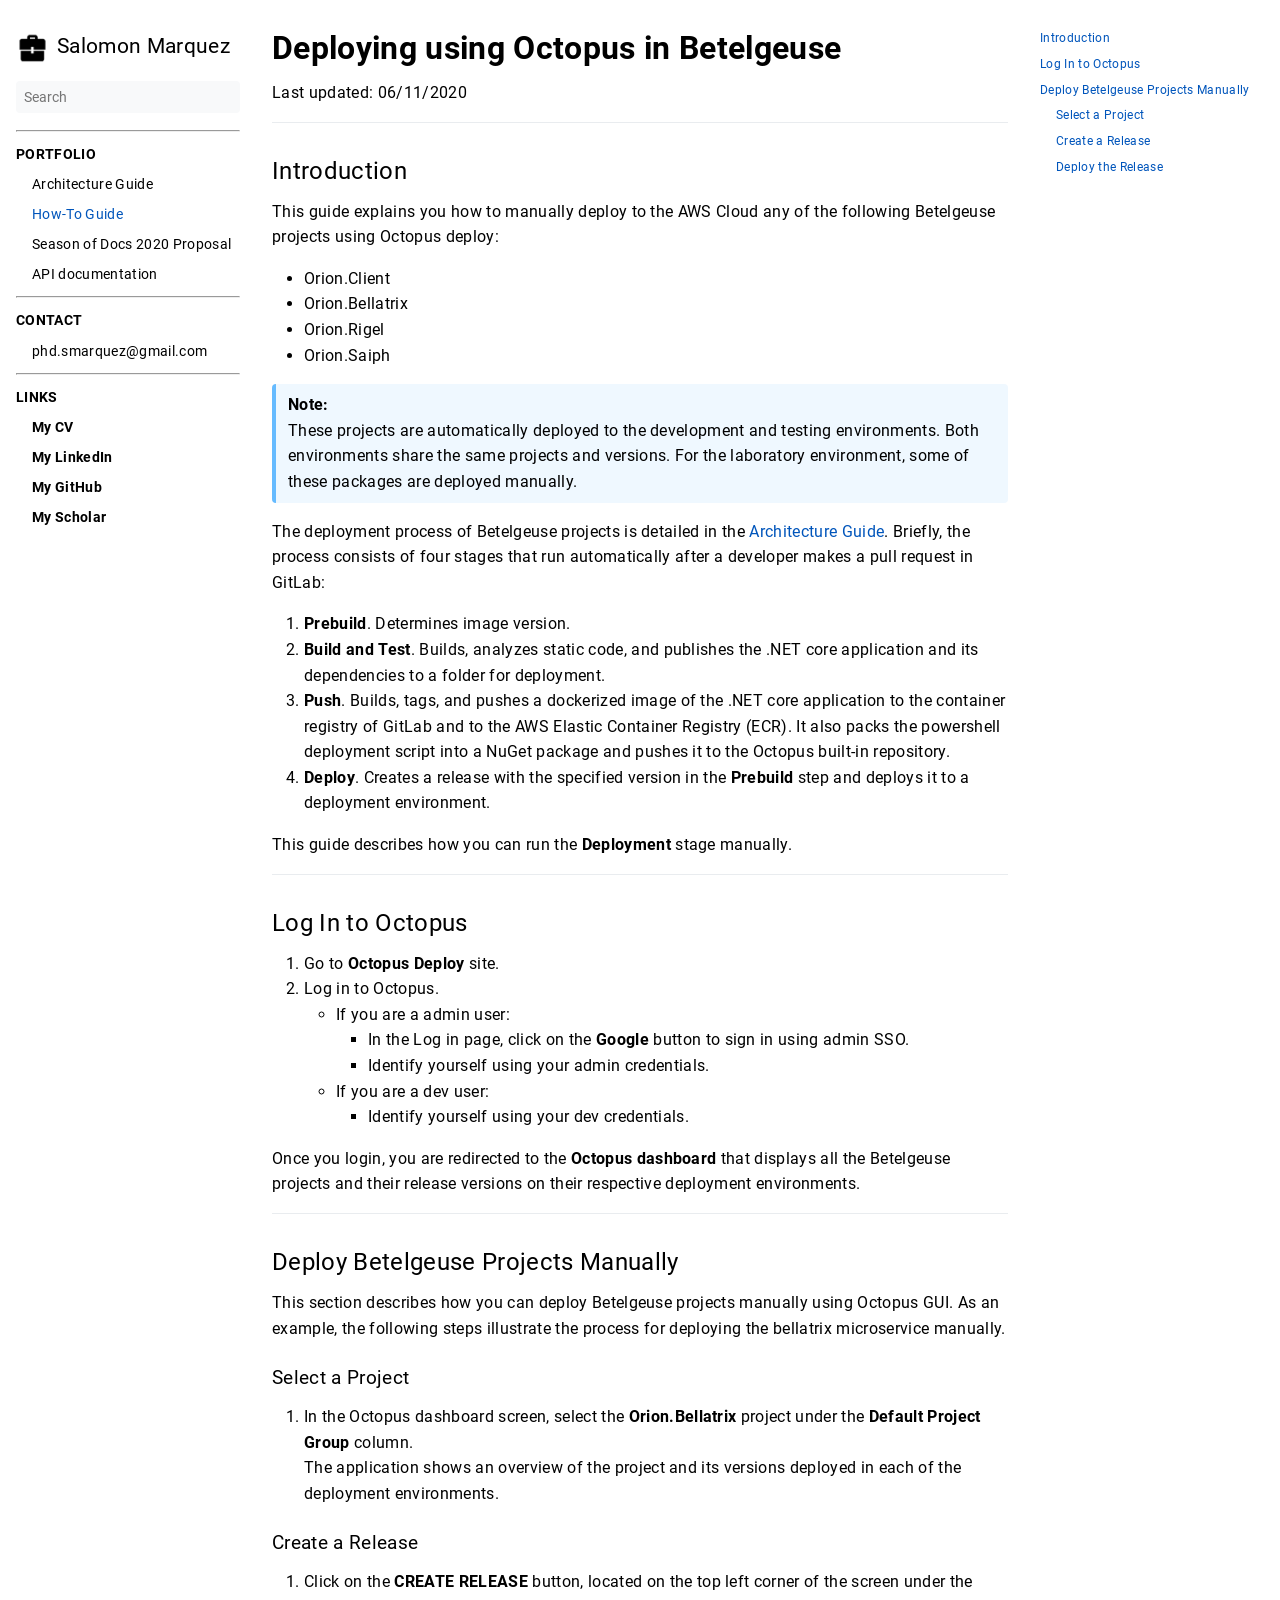
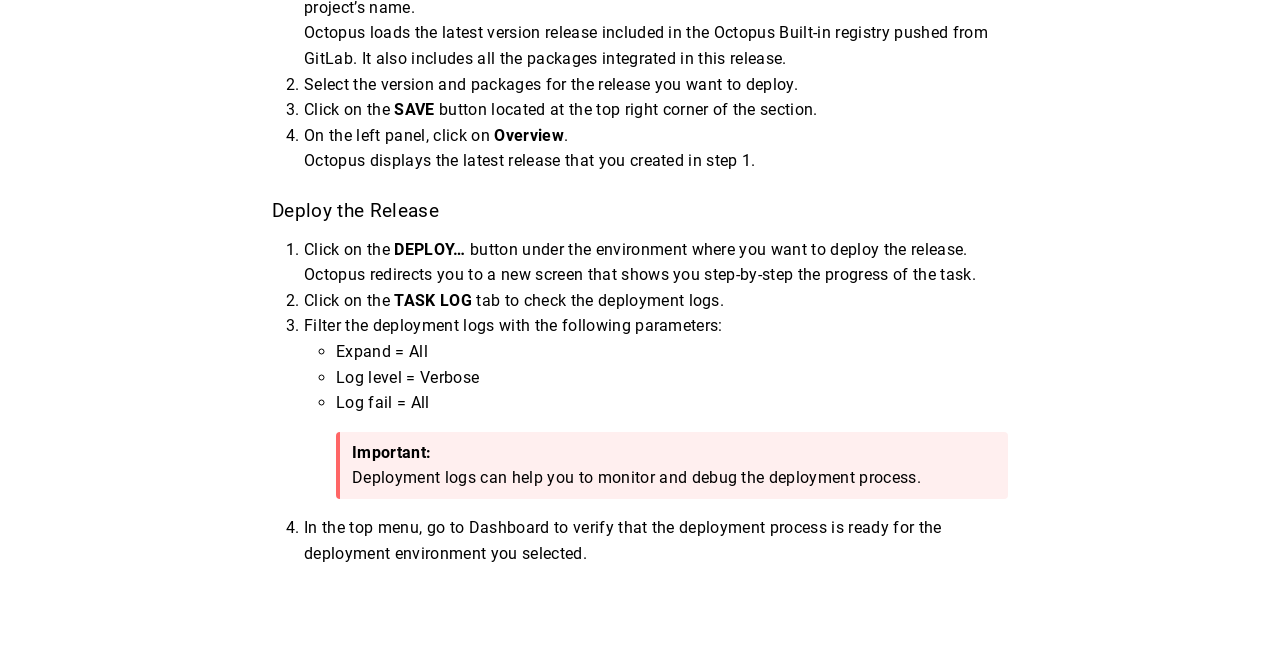
<file: docs/howto/index.html>
<!DOCTYPE html>
<html lang="en" dir=>

<head>
  <meta charset="UTF-8">
<meta name="viewport" content="width=device-width, initial-scale=1.0">
<meta name="description" content="Deploying using Octopus in Betelgeuse Last updated: 06/11/2020
 Introduction This guide explains you how to manually deploy to the AWS Cloud any of the following Betelgeuse projects using Octopus deploy:
 Orion.Client Orion.Bellatrix Orion.Rigel Orion.Saiph  Note:
These projects are automatically deployed to the development and testing environments. Both environments share the same projects and versions. For the laboratory environment, some of these packages are deployed manually.  The deployment process of Betelgeuse projects is detailed in the Architecture Guide.">
<meta name="theme-color" content="#FFFFFF"><meta property="og:title" content="How-To Guide" />
<meta property="og:description" content="" />
<meta property="og:type" content="website" />
<meta property="og:url" content="https://sblaizerwize.github.io/docs/howto/" />

<title>How-To Guide | Salomon Marquez</title>
<link rel="manifest" href="/manifest.json">
<link rel="icon" href="/favicon.png" type="image/x-icon">
<link rel="stylesheet" href="/book.min.de263ac76d732e4e717946986744894e932b06dfcb02d244576e1fabd10077f9.css" integrity="sha256-3iY6x21zLk5xeUaYZ0SJTpMrBt/LAtJEV24fq9EAd/k=">
<script defer src="/en.search.min.69d4df2a830c1f424dcb40146cd6976ddf95d1569d2504f6d5dc04553a5f5d81.js" integrity="sha256-adTfKoMMH0JNy0AUbNaXbd&#43;V0VadJQT21dwEVTpfXYE="></script>
<link rel="alternate" type="application/rss+xml" href="https://sblaizerwize.github.io/docs/howto/index.xml" title="Salomon Marquez" />
<!--
Made with Book Theme
https://github.com/alex-shpak/hugo-book
-->

  
</head>

<body dir=>
  <input type="checkbox" class="hidden" id="menu-control" />
  <main class="container flex">
    <aside class="book-menu">
      
  <nav>
<h2 class="book-brand">
  <a href="/"><img src="/logo.png" alt="Logo" /><span>Salomon Marquez</span>
  </a>
</h2>


<div class="book-search">
  <input type="text" id="book-search-input" placeholder="Search" aria-label="Search" maxlength="64" data-hotkeys="s/" />
  <div class="book-search-spinner hidden"></div>
  <ul id="book-search-results"></ul>
</div>











  <hr>
<ul>
<li><strong>PORTFOLIO</strong>
<ul>
<li><a href="/docs/architecture/">Architecture Guide</a></li>
<li><a href="/docs/howto/"class=active>How-To Guide</a></li>
<li><a href="/docs/season2020/">Season of Docs 2020 Proposal</a></li>
<li><a href="/docs/apis/">API documentation</a></li>
</ul>
</li>
</ul>
<p><!-- raw HTML omitted --></p>
<hr>
<ul>
<li><strong>CONTACT</strong>
<ul>
<li><a href="mailto:phd.smarquez@gmail.com">phd.smarquez@gmail.com</a></li>
</ul>
</li>
</ul>
<p><!-- raw HTML omitted --></p>
<hr>
<ul>
<li><strong>LINKS</strong>
<ul>
<li><a href="/resume/CV_SALOMON_MARQUEZ.pdf"><strong>My CV</strong></a></li>
<li><a href="https://www.linkedin.com/in/sblaizer/"><strong>My LinkedIn</strong></a></li>
<li><a href="https://github.com/sblaizerwize?tab=repositories"><strong>My GitHub</strong></a></li>
<li><a href="https://scholar.google.com.mx/citations?hl=en&amp;user=A91CjSIAAAAJ&amp;view_op=list_works&amp;sortby=pubdate"><strong>My Scholar</strong></a></li>
</ul>
</li>
</ul>
<p><!-- raw HTML omitted --></p>










</nav>




  <script>(function(){var menu=document.querySelector("aside.book-menu nav");addEventListener("beforeunload",function(event){localStorage.setItem("menu.scrollTop",menu.scrollTop);});menu.scrollTop=localStorage.getItem("menu.scrollTop");})();</script>


 
    </aside>

    <div class="book-page">
      <header class="book-header">
        
  <div class="flex align-center justify-between">
  <label for="menu-control">
    <img src="/svg/menu.svg" class="book-icon" alt="Menu" />
  </label>

  <strong>How-To Guide</strong>

  <label for="toc-control">
    
    <img src="/svg/toc.svg" class="book-icon" alt="Table of Contents" />
    
  </label>
</div>


  
    <input type="checkbox" class="hidden" id="toc-control" />
    <aside class="hidden clearfix">
      
  <nav id="TableOfContents">
  <ul>
    <li><a href="#introduction">Introduction</a></li>
    <li><a href="#log-in-to-octopus">Log In to Octopus</a></li>
    <li><a href="#deploy-betelgeuse-projects-manually">Deploy Betelgeuse Projects Manually</a>
      <ul>
        <li><a href="#select-a-project">Select a Project</a></li>
        <li><a href="#create-a-release">Create a Release</a></li>
        <li><a href="#deploy-the-release">Deploy the Release</a></li>
      </ul>
    </li>
  </ul>
</nav>


    </aside>
  
 
      </header>

      
      
  <article class="markdown"><h1 id="deploying-using-octopus-in-betelgeuse"><strong>Deploying using Octopus in Betelgeuse</strong></h1>
<p>Last updated: 06/11/2020</p>
<hr>
<h2 id="introduction">Introduction</h2>
<p>This guide explains you how to manually deploy to the AWS Cloud any of the following Betelgeuse projects using Octopus deploy:</p>
<ul>
<li>Orion.Client</li>
<li>Orion.Bellatrix</li>
<li>Orion.Rigel</li>
<li>Orion.Saiph</li>
</ul>
<blockquote class="book-hint info">
  <strong>Note:</strong><br>
These projects are automatically deployed to the development and testing environments. Both environments share the same projects and versions. For the laboratory environment, some of these packages are deployed manually.
</blockquote>

<p>The deployment process of Betelgeuse projects is detailed in the <a href="/docs/architecture/">Architecture Guide</a>. Briefly, the process consists of four stages that run automatically after a developer makes a pull request in GitLab:</p>
<ol>
<li><strong>Prebuild</strong>. Determines image version.</li>
<li><strong>Build and Test</strong>. Builds, analyzes static code, and publishes the .NET core application and its dependencies to a folder for deployment.</li>
<li><strong>Push</strong>. Builds, tags, and pushes a dockerized image of the .NET core application to the container registry of GitLab and to the AWS Elastic Container Registry (ECR). It also packs the powershell deployment script into a NuGet package and pushes it to the Octopus built-in repository.</li>
<li><strong>Deploy</strong>. Creates a release with the specified version in the <strong>Prebuild</strong> step and deploys it to a deployment environment.</li>
</ol>
<p>This guide describes how you can run the <strong>Deployment</strong> stage manually.</p>
<hr>
<h2 id="log-in-to-octopus">Log In to Octopus</h2>
<ol>
<li>Go to <strong>Octopus Deploy</strong> site.</li>
<li>Log in to Octopus.
<ul>
<li>If you are a admin user:
<ul>
<li>In the Log in page, click on the <strong>Google</strong> button to sign in using admin SSO.</li>
<li>Identify yourself using your admin credentials.</li>
</ul>
</li>
<li>If you are a dev user:
<ul>
<li>Identify yourself using your dev credentials.</li>
</ul>
</li>
</ul>
</li>
</ol>
<p>Once you login, you are redirected to the <strong>Octopus dashboard</strong> that displays all the Betelgeuse projects and their release versions on their respective deployment environments.</p>
<hr>
<h2 id="deploy-betelgeuse-projects-manually">Deploy Betelgeuse Projects Manually</h2>
<p>This section describes how you can deploy Betelgeuse projects manually using Octopus GUI. As an example, the following steps illustrate the process for deploying the bellatrix microservice manually.</p>
<h3 id="select-a-project">Select a Project</h3>
<ol>
<li>In the Octopus dashboard screen, select the <strong>Orion.Bellatrix</strong> project under the <strong>Default Project Group</strong> column. <br>
The application shows an overview of the project and its versions deployed in each of the deployment environments.</li>
</ol>
<h3 id="create-a-release">Create a Release</h3>
<ol>
<li>Click on the <strong>CREATE RELEASE</strong> button, located on the top left corner of the screen under the project’s name.<br>
Octopus loads the latest version release included in the Octopus Built-in registry pushed from GitLab. It also includes all the packages integrated in this release.</li>
<li>Select the version and packages for the release you want to deploy.</li>
<li>Click on the <strong>SAVE</strong> button located at the top right corner of the section.</li>
<li>On the left panel, click on <strong>Overview</strong>.<br>
Octopus displays the latest release that you created in step 1.</li>
</ol>
<h3 id="deploy-the-release">Deploy the Release</h3>
<ol>
<li>Click on the <strong>DEPLOY…</strong> button under the environment where you want to deploy the release.<br>
Octopus redirects you to a new screen that shows you step-by-step the progress of the task.</li>
<li>Click on the <strong>TASK LOG</strong> tab to check the deployment logs.</li>
<li>Filter the deployment logs with the following parameters:
<ul>
<li>Expand = All</li>
<li>Log level = Verbose</li>
<li>Log fail = All
<blockquote class="book-hint danger">
  <strong>Important:</strong><br>
Deployment logs can help you to monitor and debug the deployment process.
</blockquote>
</li>
</ul>
</li>
<li>In the top menu, go to Dashboard to verify that the deployment process is ready for the deployment environment you selected.</li>
</ol>
</article>
 
      

      <footer class="book-footer">
        
  <div class="flex flex-wrap justify-between">





</div>

 
        
      </footer>

      
  
  <div class="book-comments">

</div>
  
 

      <label for="menu-control" class="hidden book-menu-overlay"></label>
    </div>

    
    <aside class="book-toc">
      
  <nav id="TableOfContents">
  <ul>
    <li><a href="#introduction">Introduction</a></li>
    <li><a href="#log-in-to-octopus">Log In to Octopus</a></li>
    <li><a href="#deploy-betelgeuse-projects-manually">Deploy Betelgeuse Projects Manually</a>
      <ul>
        <li><a href="#select-a-project">Select a Project</a></li>
        <li><a href="#create-a-release">Create a Release</a></li>
        <li><a href="#deploy-the-release">Deploy the Release</a></li>
      </ul>
    </li>
  </ul>
</nav>

 
    </aside>
    
  </main>

  
</body>

</html>
</file>
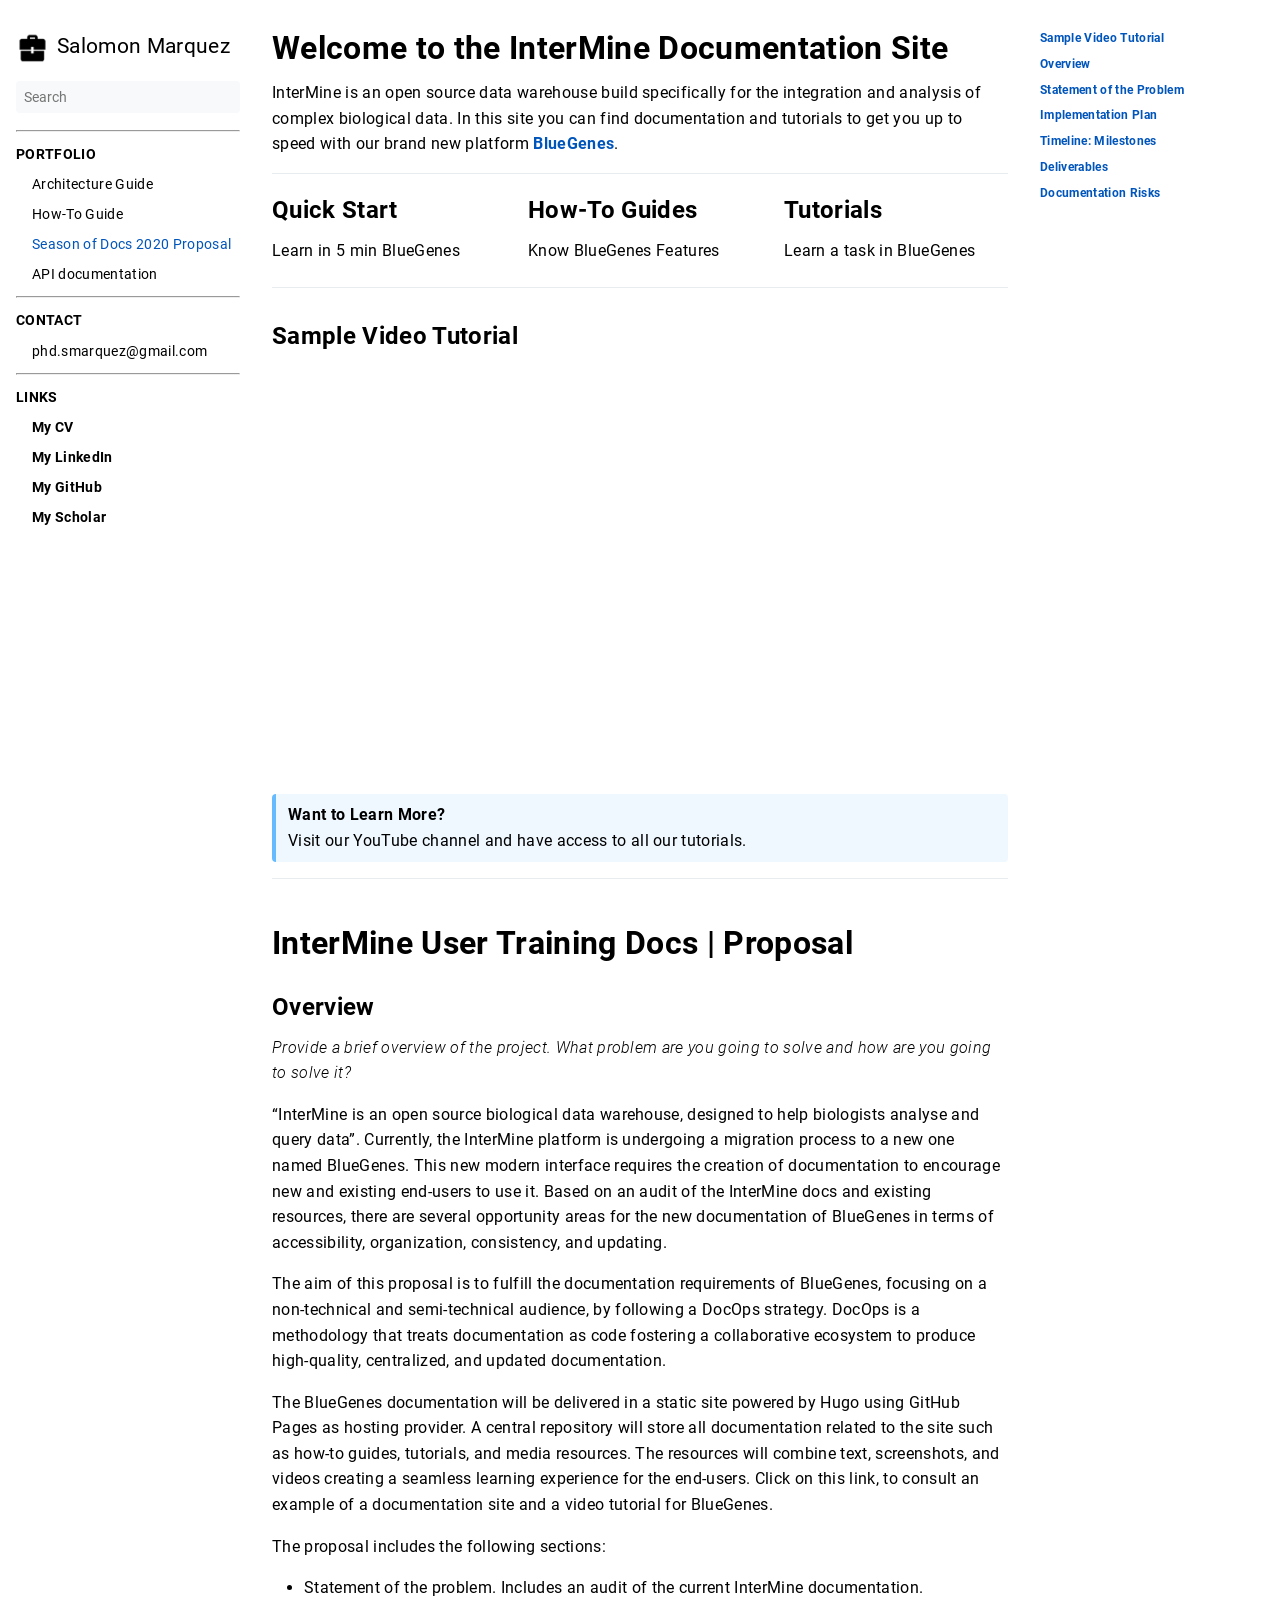
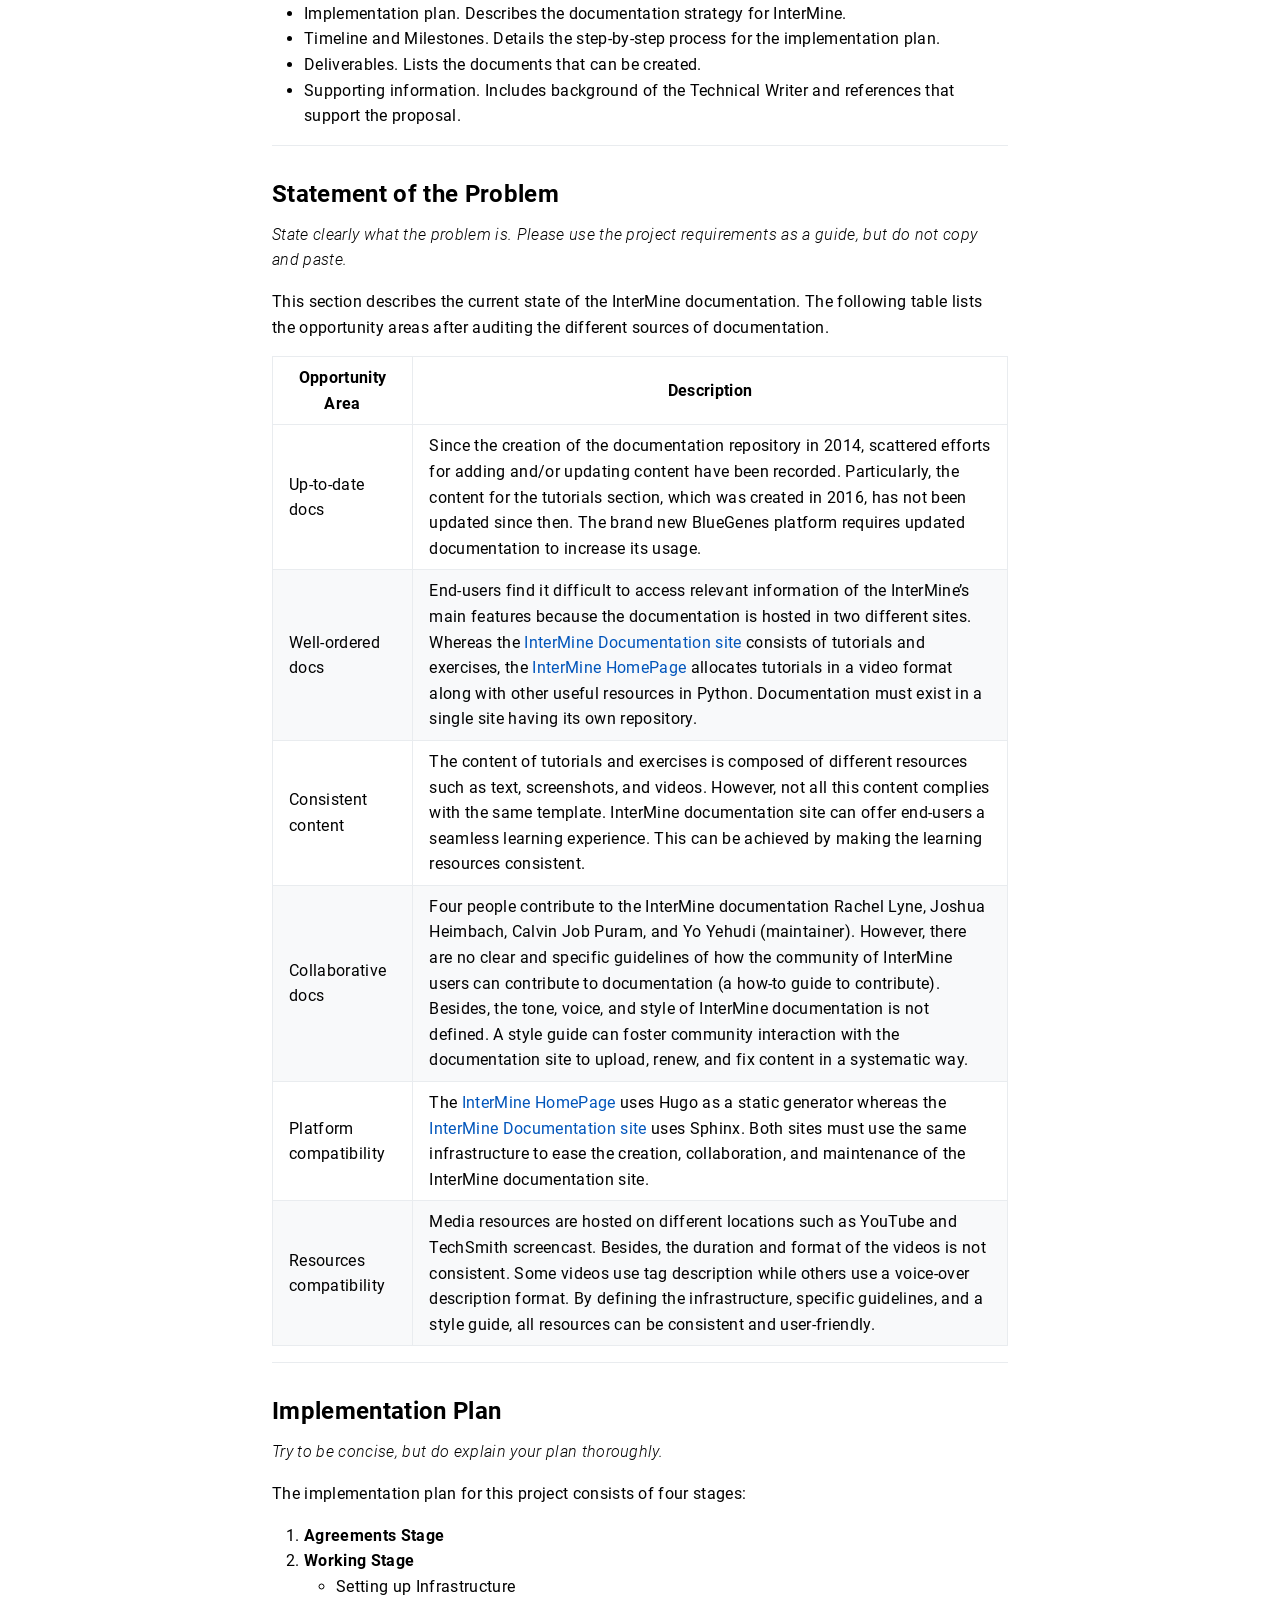
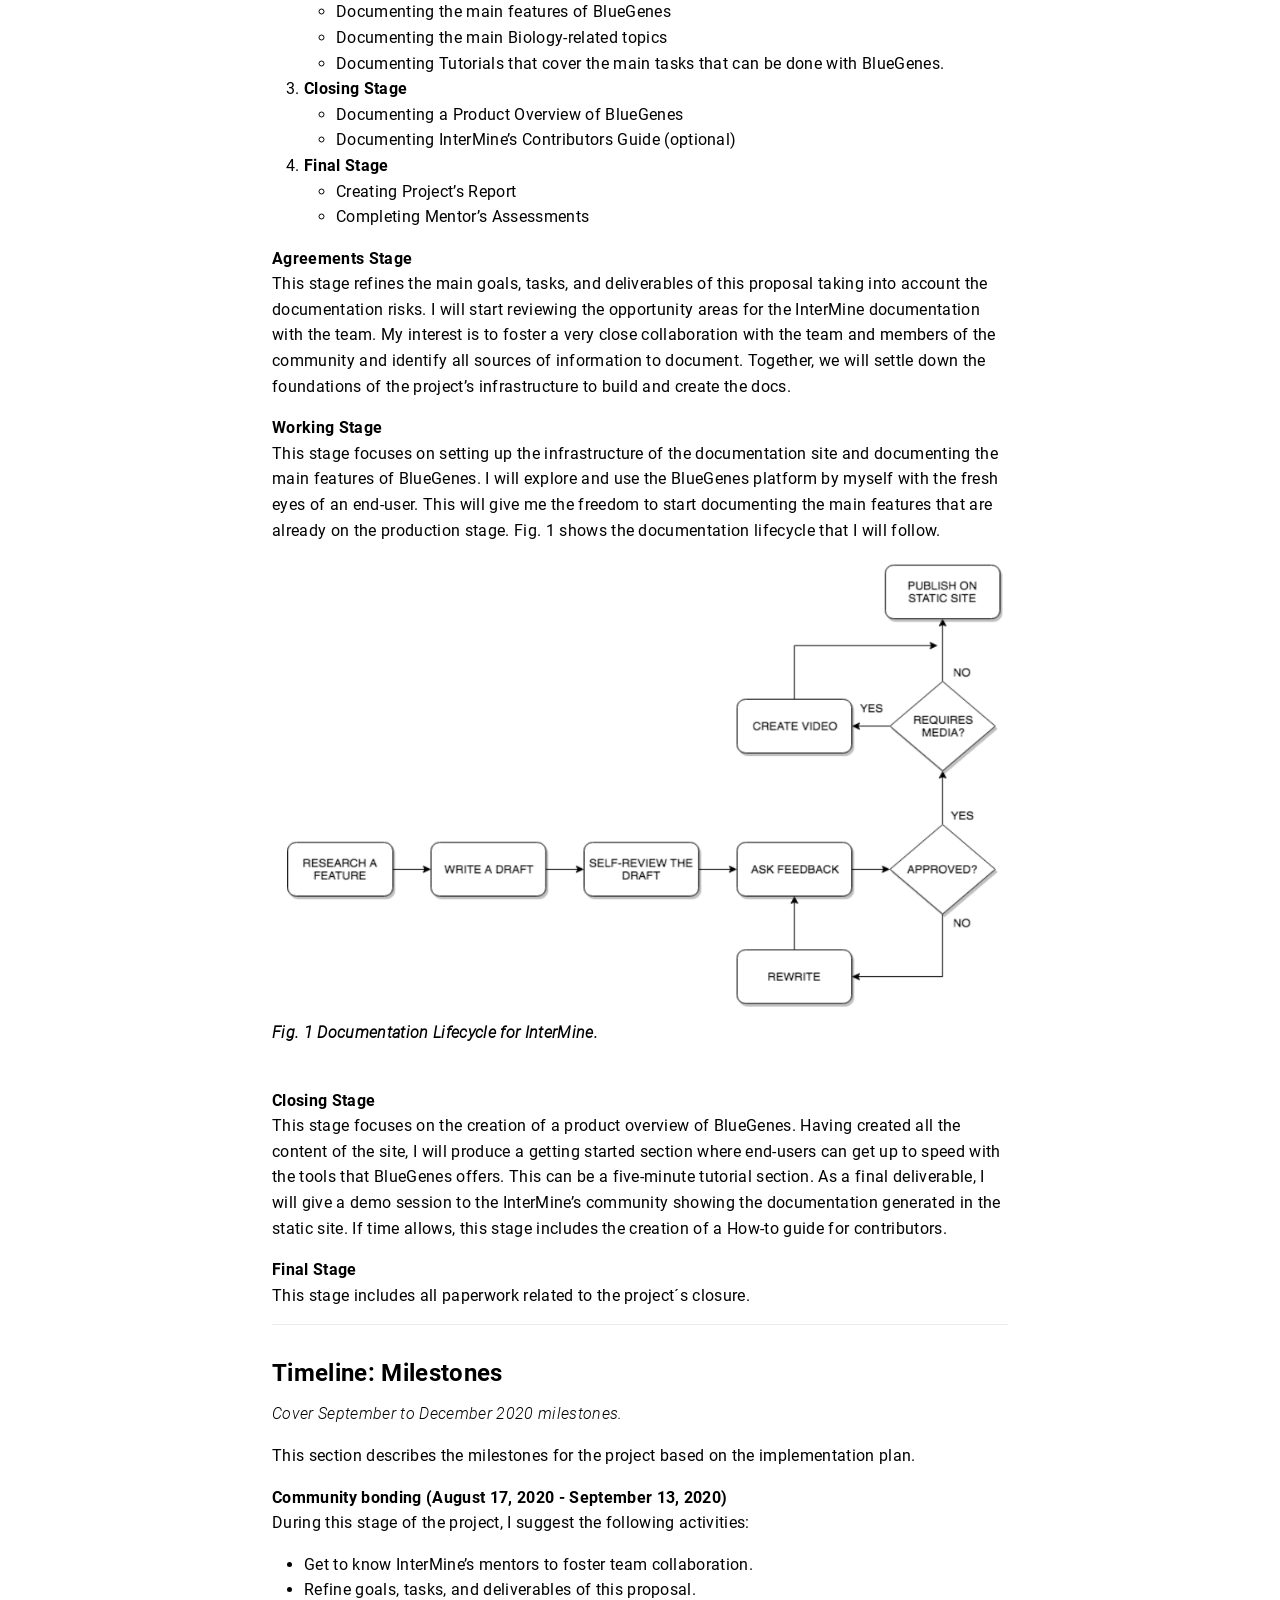
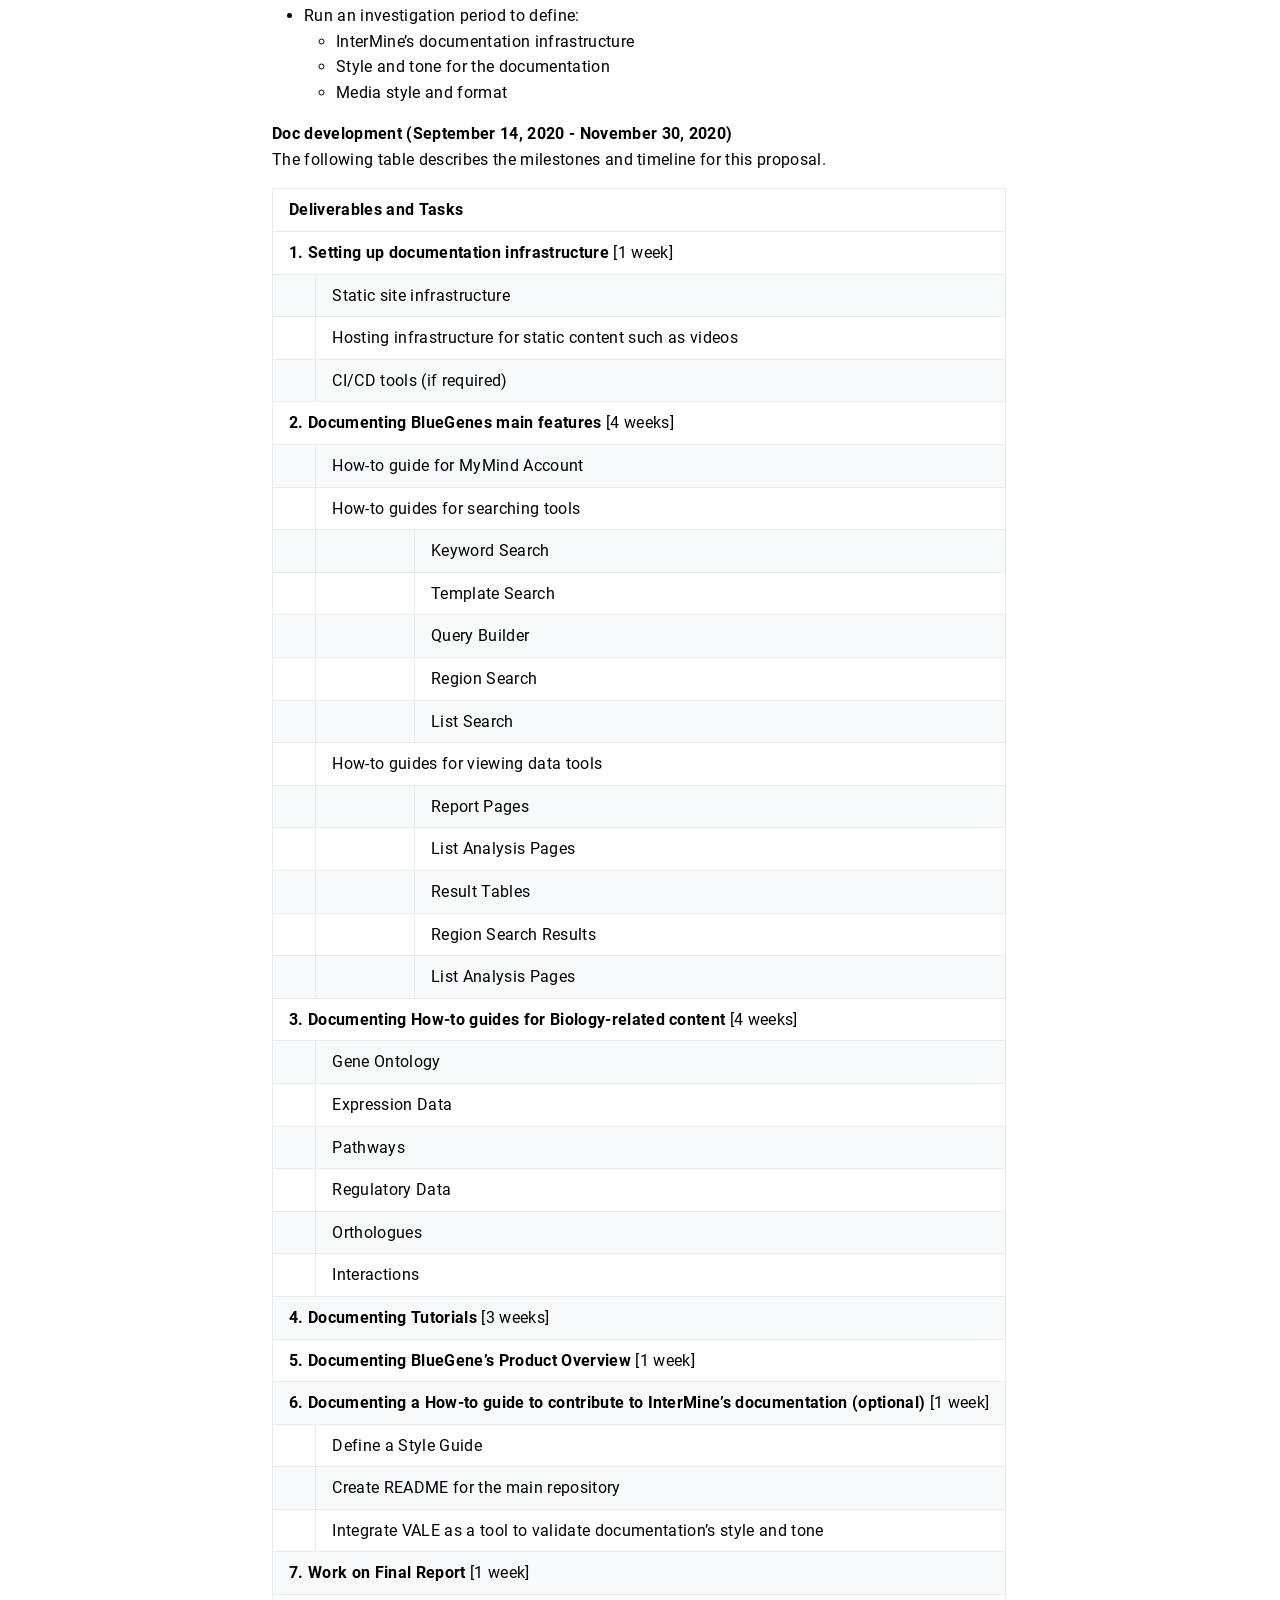
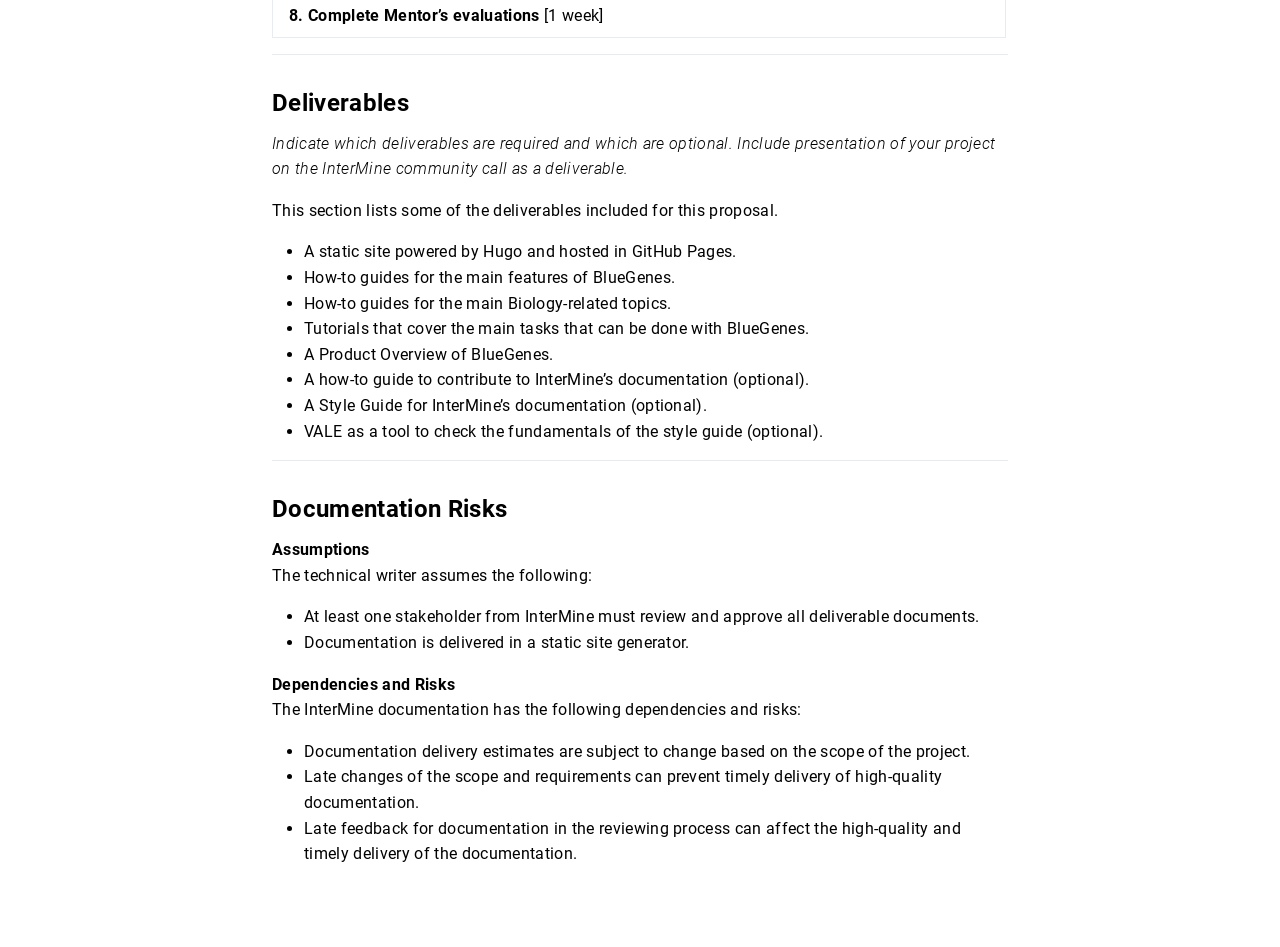
<file: docs/season2020/index.html>
<!DOCTYPE html>
<html lang="en" dir=>

<head>
  <meta charset="UTF-8">
<meta name="viewport" content="width=device-width, initial-scale=1.0">
<meta name="description" content="Welcome to the InterMine Documentation Site InterMine is an open source data warehouse build specifically for the integration and analysis of complex biological data. In this site you can find documentation and tutorials to get you up to speed with our brand new platform BlueGenes.
 Quick Start Learn in 5 min BlueGenes  How-To Guides Know BlueGenes Features  Tutorials Learn a task in BlueGenes    Sample Video Tutorial   Want to Learn More?">
<meta name="theme-color" content="#FFFFFF"><meta property="og:title" content="Proposal Season of Docs 2020" />
<meta property="og:description" content="" />
<meta property="og:type" content="website" />
<meta property="og:url" content="https://sblaizerwize.github.io/docs/season2020/" />

<title>Proposal Season of Docs 2020 | Salomon Marquez</title>
<link rel="manifest" href="/manifest.json">
<link rel="icon" href="/favicon.png" type="image/x-icon">
<link rel="stylesheet" href="/book.min.de263ac76d732e4e717946986744894e932b06dfcb02d244576e1fabd10077f9.css" integrity="sha256-3iY6x21zLk5xeUaYZ0SJTpMrBt/LAtJEV24fq9EAd/k=">
<script defer src="/en.search.min.69d4df2a830c1f424dcb40146cd6976ddf95d1569d2504f6d5dc04553a5f5d81.js" integrity="sha256-adTfKoMMH0JNy0AUbNaXbd&#43;V0VadJQT21dwEVTpfXYE="></script>
<link rel="alternate" type="application/rss+xml" href="https://sblaizerwize.github.io/docs/season2020/index.xml" title="Salomon Marquez" />
<!--
Made with Book Theme
https://github.com/alex-shpak/hugo-book
-->

  
</head>

<body dir=>
  <input type="checkbox" class="hidden" id="menu-control" />
  <main class="container flex">
    <aside class="book-menu">
      
  <nav>
<h2 class="book-brand">
  <a href="/"><img src="/logo.png" alt="Logo" /><span>Salomon Marquez</span>
  </a>
</h2>


<div class="book-search">
  <input type="text" id="book-search-input" placeholder="Search" aria-label="Search" maxlength="64" data-hotkeys="s/" />
  <div class="book-search-spinner hidden"></div>
  <ul id="book-search-results"></ul>
</div>











  <hr>
<ul>
<li><strong>PORTFOLIO</strong>
<ul>
<li><a href="/docs/architecture/">Architecture Guide</a></li>
<li><a href="/docs/howto/">How-To Guide</a></li>
<li><a href="/docs/season2020/"class=active>Season of Docs 2020 Proposal</a></li>
<li><a href="/docs/apis/">API documentation</a></li>
</ul>
</li>
</ul>
<p><!-- raw HTML omitted --></p>
<hr>
<ul>
<li><strong>CONTACT</strong>
<ul>
<li><a href="mailto:phd.smarquez@gmail.com">phd.smarquez@gmail.com</a></li>
</ul>
</li>
</ul>
<p><!-- raw HTML omitted --></p>
<hr>
<ul>
<li><strong>LINKS</strong>
<ul>
<li><a href="/resume/CV_SALOMON_MARQUEZ.pdf"><strong>My CV</strong></a></li>
<li><a href="https://www.linkedin.com/in/sblaizer/"><strong>My LinkedIn</strong></a></li>
<li><a href="https://github.com/sblaizerwize?tab=repositories"><strong>My GitHub</strong></a></li>
<li><a href="https://scholar.google.com.mx/citations?hl=en&amp;user=A91CjSIAAAAJ&amp;view_op=list_works&amp;sortby=pubdate"><strong>My Scholar</strong></a></li>
</ul>
</li>
</ul>
<p><!-- raw HTML omitted --></p>










</nav>




  <script>(function(){var menu=document.querySelector("aside.book-menu nav");addEventListener("beforeunload",function(event){localStorage.setItem("menu.scrollTop",menu.scrollTop);});menu.scrollTop=localStorage.getItem("menu.scrollTop");})();</script>


 
    </aside>

    <div class="book-page">
      <header class="book-header">
        
  <div class="flex align-center justify-between">
  <label for="menu-control">
    <img src="/svg/menu.svg" class="book-icon" alt="Menu" />
  </label>

  <strong>Proposal Season of Docs 2020</strong>

  <label for="toc-control">
    
    <img src="/svg/toc.svg" class="book-icon" alt="Table of Contents" />
    
  </label>
</div>


  
    <input type="checkbox" class="hidden" id="toc-control" />
    <aside class="hidden clearfix">
      
  <nav id="TableOfContents">
  <ul>
    <li><a href="#sample-video-tutorial"><strong>Sample Video Tutorial</strong></a></li>
  </ul>

  <ul>
    <li><a href="#overview"><strong>Overview</strong></a></li>
    <li><a href="#statement-of-the-problem"><strong>Statement of the Problem</strong></a></li>
    <li><a href="#implementation-plan"><strong>Implementation Plan</strong></a></li>
    <li><a href="#timeline-milestones"><strong>Timeline: Milestones</strong></a></li>
    <li><a href="#deliverables"><strong>Deliverables</strong></a></li>
    <li><a href="#documentation-risks"><strong>Documentation Risks</strong></a></li>
  </ul>
</nav>


    </aside>
  
 
      </header>

      
      
  <article class="markdown"><h1 id="welcome-to-the-intermine-documentation-site"><strong>Welcome to the InterMine Documentation Site</strong></h1>
<p>InterMine is an open source data warehouse build specifically for the integration and analysis of complex biological data. In this site you can find documentation and tutorials to get you up to speed with our brand new platform <a href="http://bluegenes.apps.intermine.org/"><strong>BlueGenes</strong></a>.</p>
<hr>
<div class="book-columns flex flex-wrap">
  
  <div class="flex-even markdown-inner">
    <!-- raw HTML omitted -->
<h2 id="quick-start"><strong>Quick Start</strong></h2>
<p>Learn in 5 min BlueGenes
  </div>
  
  <div class="flex-even markdown-inner">
    <!-- raw HTML omitted -->
<h2 id="how-to-guides"><strong>How-To Guides</strong></h2>
<p>Know BlueGenes Features
  </div>
  
  <div class="flex-even markdown-inner">
    <!-- raw HTML omitted -->
<h2 id="tutorials"><strong>Tutorials</strong></h2>
<p>Learn a task in BlueGenes
  </div>
  
</div>

<hr>
<h2 id="sample-video-tutorial"><strong>Sample Video Tutorial</strong></h2>

<div style="position: relative; padding-bottom: 56.25%; height: 0; overflow: hidden;">
  <iframe src="https://www.youtube.com/embed/Qm-JRmCbBuA" style="position: absolute; top: 0; left: 0; width: 100%; height: 100%; border:0;" allowfullscreen title="YouTube Video"></iframe>
</div>

<blockquote class="book-hint info">
  <strong>Want to Learn More?</strong><br>
Visit our YouTube channel and have access to all our tutorials.
</blockquote>

<hr>
<h1 id="intermine-user-training-docs--proposal"><strong>InterMine User Training Docs | Proposal</strong></h1>
<h2 id="overview"><strong>Overview</strong></h2>
<p><em>Provide a brief overview of the project. What problem are you going to solve and how are you going to solve it?</em></p>
<p>&ldquo;InterMine is an open source biological data warehouse, designed to help biologists analyse and query data&rdquo;. Currently, the InterMine platform is undergoing a migration process to a new one named BlueGenes. This new modern interface requires the creation of documentation to encourage new and existing end-users to use it. Based on an audit of the InterMine docs and existing resources, there are several opportunity areas for the new documentation of BlueGenes in terms of accessibility, organization, consistency, and updating.</p>
<p>The aim of this proposal is to fulfill the documentation requirements of BlueGenes, focusing on a non-technical and semi-technical audience, by following a DocOps strategy. DocOps is a methodology that treats documentation as code fostering a collaborative ecosystem to produce high-quality, centralized, and updated documentation.</p>
<p>The BlueGenes documentation will be delivered in a static site powered by Hugo using GitHub Pages as hosting provider. A central repository will store all documentation related to the site such as how-to guides, tutorials, and media resources. The resources will combine text, screenshots, and videos creating a seamless learning experience for the end-users. Click on this link, to consult an example of a documentation site and a video tutorial for BlueGenes.</p>
<p>The proposal includes the following sections:</p>
<ul>
<li>Statement of the problem. Includes an audit of the current InterMine documentation.</li>
<li>Implementation plan. Describes the documentation strategy for InterMine.</li>
<li>Timeline and Milestones. Details the step-by-step process for the implementation plan.</li>
<li>Deliverables. Lists the documents that can be created.</li>
<li>Supporting information. Includes background of the Technical Writer and references that support the proposal.</li>
</ul>
<hr>
<h2 id="statement-of-the-problem"><strong>Statement of the Problem</strong></h2>
<p><em>State clearly what the problem is. Please use the project requirements as a guide, but do not copy and paste.</em></p>
<p>This section describes the current state of the InterMine documentation. The following table lists the opportunity areas after auditing the different sources of documentation.</p>
<table>
<thead>
<tr>
<th><strong>Opportunity Area</strong></th>
<th><strong>Description</strong></th>
</tr>
</thead>
<tbody>
<tr>
<td>Up-to-date docs</td>
<td>Since the creation of the documentation repository in 2014, scattered efforts for adding and/or updating content have been recorded. Particularly, the content for the tutorials section, which was created in 2016, has not been updated since then. The brand new BlueGenes platform requires updated documentation to increase its usage.</td>
</tr>
<tr>
<td>Well-ordered docs</td>
<td>End-users find it difficult to access relevant information of the InterMine&rsquo;s main features because the documentation is hosted in two different sites. Whereas the <a href="https://flymine.readthedocs.io/en/latest/">InterMine Documentation site</a> consists of tutorials and exercises, the <a href="http://intermine.org/tutorials">InterMine HomePage</a> allocates tutorials in a video format along with other useful resources in Python. Documentation must exist in a single site having its own repository.</td>
</tr>
<tr>
<td>Consistent content</td>
<td>The content of tutorials and exercises is composed of different resources such as text, screenshots, and videos. However, not all this content complies with the same template. InterMine documentation site can offer end-users a seamless learning experience. This can be achieved by making the learning resources consistent.</td>
</tr>
<tr>
<td>Collaborative docs</td>
<td>Four people contribute to the InterMine documentation Rachel Lyne, Joshua Heimbach, Calvin Job Puram, and Yo Yehudi (maintainer). However, there are no clear and specific guidelines of how the community of InterMine users can contribute to documentation (a how-to guide to contribute). Besides, the tone, voice, and style of InterMine documentation is not defined. A style guide can foster community interaction with the documentation site to upload, renew, and fix content in a systematic way.</td>
</tr>
<tr>
<td>Platform compatibility</td>
<td>The <a href="http://intermine.org/tutorials">InterMine HomePage</a> uses Hugo as a static generator whereas the <a href="https://flymine.readthedocs.io/en/latest/">InterMine Documentation site</a> uses Sphinx. Both sites must use the same infrastructure to ease the creation, collaboration, and maintenance of the InterMine documentation site.</td>
</tr>
<tr>
<td>Resources compatibility</td>
<td>Media resources are hosted on different locations such as YouTube and TechSmith screencast. Besides, the duration and format of the videos is not consistent. Some videos use tag description while others use a voice-over description format. By defining the infrastructure, specific guidelines, and a style guide, all resources can be consistent and user-friendly.</td>
</tr>
</tbody>
</table>
<hr>
<h2 id="implementation-plan"><strong>Implementation Plan</strong></h2>
<p><em>Try to be concise, but do explain your plan thoroughly.</em></p>
<p>The implementation plan for this project consists of four stages:</p>
<ol>
<li><strong>Agreements Stage</strong></li>
<li><strong>Working Stage</strong>
<ul>
<li>Setting up Infrastructure</li>
<li>Documenting the main features of BlueGenes</li>
<li>Documenting the main Biology-related topics</li>
<li>Documenting Tutorials that cover the main tasks that can be done with BlueGenes.</li>
</ul>
</li>
<li><strong>Closing Stage</strong>
<ul>
<li>Documenting a Product Overview of BlueGenes</li>
<li>Documenting InterMine&rsquo;s Contributors Guide (optional)</li>
</ul>
</li>
<li><strong>Final Stage</strong>
<ul>
<li>Creating Project&rsquo;s Report</li>
<li>Completing Mentor&rsquo;s Assessments</li>
</ul>
</li>
</ol>
<p><strong>Agreements Stage</strong><br>
This stage refines the main goals, tasks, and deliverables of this proposal taking into account the documentation risks. I will start reviewing the opportunity areas for the InterMine documentation with the team. My interest is to foster a very close collaboration with the team and members of the community and identify all sources of information to document. Together, we will settle down the foundations of the project&rsquo;s infrastructure to build and create the docs.</p>
<p><strong>Working Stage</strong><br>
This stage focuses on setting up the infrastructure of the documentation site and documenting the main features of BlueGenes. I will explore and use the BlueGenes platform by myself with the fresh eyes of an end-user. This will give me the freedom to start documenting the main  features that are already on the production stage. Fig. 1 shows the documentation lifecycle that I will follow.</p>
<p><img src="

https://sblaizerwize.github.io/season2020/doc-lifecycle.png" alt="DocumentationLifecycle" />
<em><strong>Fig. 1 Documentation Lifecycle for InterMine.</strong></em><br>
 </p>
<p><strong>Closing Stage</strong><br>
This stage focuses on the creation of a product overview of BlueGenes. Having created all the content of the site, I will produce a getting started section where end-users can get up to speed with the tools that BlueGenes offers. This can be a five-minute tutorial section. As a final deliverable, I will give a demo session to the InterMine&rsquo;s community showing the documentation generated in the static site. If time allows, this stage includes the creation of a How-to guide for contributors.</p>
<p><strong>Final Stage</strong><br>
This stage includes all paperwork related to the project´s closure.</p>
<hr>
<h2 id="timeline-milestones"><strong>Timeline: Milestones</strong></h2>
<p><em>Cover September to December 2020 milestones.</em></p>
<p>This section describes the milestones for the project based on the implementation plan.</p>
<p><strong>Community bonding	(August 17, 2020 - September 13, 2020)</strong><br>
During this stage of the project, I suggest the following activities:</p>
<ul>
<li>Get to know InterMine&rsquo;s mentors to foster team collaboration.</li>
<li>Refine goals, tasks, and deliverables of this proposal.</li>
<li>Run an investigation period to define:
<ul>
<li>InterMine&rsquo;s documentation infrastructure</li>
<li>Style and tone for the documentation</li>
<li>Media style and format</li>
</ul>
</li>
</ul>
<p><strong>Doc development (September 14, 2020 - November 30, 2020)</strong><br>
The following table describes the milestones and timeline for this proposal.</p>


<table>
  <tr>
   <td rowspan="2" colspan="3" ><strong>Deliverables and Tasks</strong> 
   </td>
  </tr>
  <tr>
  </tr>
  <tr>
   <td colspan="3" ><strong>1. Setting up documentation infrastructure</strong> [1 week]
   </td>
  </tr>
  <tr>
   <td>
   </td>
   <td colspan="2" >Static site infrastructure
   </td>
  </tr>
  <tr>
   <td>
   </td>
   <td colspan="2" >Hosting infrastructure for static content such as videos
   </td>
  </tr>
  <tr>
   <td>
   </td>
   <td colspan="2" >CI/CD tools (if required)
   </td>
  </tr>
  <tr>
   <td colspan="3" ><strong>2. Documenting BlueGenes main features</strong> [4 weeks]
   </td>
  </tr>
  <tr>
   <td>
   </td>
   <td colspan="2" >How-to guide for MyMind Account
   </td>
  </tr>
  <tr>
   <td>
   </td>
   <td colspan="2" >How-to guides for searching tools
   </td>
  </tr>
  <tr>
   <td>
   </td>
   <td>
   </td>
   <td>Keyword Search
   </td>
  </tr>
  <tr>
   <td>
   </td>
   <td>
   </td>
   <td>Template Search
   </td>
  </tr>
  <tr>
   <td>
   </td>
   <td>
   </td>
   <td>Query Builder
   </td>
  </tr>
  <tr>
   <td>
   </td>
   <td>
   </td>
   <td>Region Search 
   </td>
  </tr>
  <tr>
   <td>
   </td>
   <td>
   </td>
   <td>List Search 
   </td>
  </tr>
  <tr>
   <td>
   </td>
   <td colspan="2" >How-to guides for viewing data tools
   </td>
  </tr>
  <tr>
   <td>
   </td>
   <td>
   </td>
   <td>Report Pages
   </td>
  </tr>
  <tr>
   <td>
   </td>
   <td>
   </td>
   <td>List Analysis Pages 
   </td>
  </tr>
  <tr>
   <td>
   </td>
   <td>
   </td>
   <td>Result Tables
   </td>
  </tr>
  <tr>
   <td>
   </td>
   <td>
   </td>
   <td>Region Search Results
   </td>
  </tr>
  <tr>
   <td>
   </td>
   <td>
   </td>
   <td>List Analysis Pages
   </td>
  </tr>
  <tr>
   <td colspan="3" ><strong>3. Documenting How-to guides for Biology-related content</strong> [4 weeks]
   </td>
  </tr>
  <tr>
   <td>
   </td>
   <td colspan="2" >Gene Ontology
   </td>
  </tr>
  <tr>
   <td>
   </td>
   <td colspan="2" >Expression Data
   </td>
  </tr>
  <tr>
   <td>
   </td>
   <td colspan="2" >Pathways
   </td>
  </tr>
  <tr>
   <td>
   </td>
   <td colspan="2" >Regulatory Data
   </td>
  </tr>
  <tr>
   <td>
   </td>
   <td colspan="2" >Orthologues
   </td>
  </tr>
  <tr>
   <td>
   </td>
   <td colspan="2" >Interactions
   </td>
  </tr>
  <tr>
   <td colspan="3" ><strong>4. Documenting Tutorials</strong> [3 weeks]
   </td>
  </tr>
  <tr>
   <td colspan="3" ><strong>5. Documenting BlueGene’s Product Overview</strong> [1 week]
   </td>
  </tr>
  <tr>
   <td colspan="3" ><strong>6. Documenting a How-to guide to contribute to InterMine’s documentation (optional)</strong> [1 week]
   </td>
  </tr>
  <tr>
   <td>
   </td>
   <td colspan="2" >Define a Style Guide
   </td>
  </tr>
  <tr>
   <td>
   </td>
   <td colspan="2" >Create README for the main repository
   </td>
  </tr>
  <tr>
   <td>
   </td>
   <td colspan="2" >Integrate VALE as a tool to validate documentation’s style and tone
   </td>
  </tr>
  <tr>
   <td colspan="3" ><strong>7. Work on Final Report</strong> [1 week]
   </td>
  </tr>
  <tr>
   <td colspan="3" ><strong>8. Complete Mentor’s evaluations</strong> [1 week]
   </td>
  </tr>
</table>



<hr>
<h2 id="deliverables"><strong>Deliverables</strong></h2>
<p><em>Indicate which deliverables are required and which are optional. Include presentation of your project on the InterMine community call as a deliverable.</em></p>
<p>This section lists some of the deliverables included for this proposal.</p>
<ul>
<li>A static site powered by Hugo and hosted in GitHub Pages.</li>
<li>How-to guides for the main features of BlueGenes.</li>
<li>How-to guides for the main Biology-related topics.</li>
<li>Tutorials that cover the main tasks that can be done with BlueGenes.</li>
<li>A Product Overview of BlueGenes.</li>
<li>A how-to guide to contribute to InterMine&rsquo;s documentation (optional).</li>
<li>A Style Guide for InterMine&rsquo;s documentation (optional).</li>
<li>VALE as a tool to check the fundamentals of the style guide (optional).</li>
</ul>
<hr>
<h2 id="documentation-risks"><strong>Documentation Risks</strong></h2>
<p><strong>Assumptions</strong><br>
The technical writer assumes the following:</p>
<ul>
<li>At least one stakeholder from InterMine must review and approve all deliverable documents.</li>
<li>Documentation is delivered in a static site generator.</li>
</ul>
<p><strong>Dependencies and Risks</strong><br>
The InterMine documentation has the following dependencies and risks:</p>
<ul>
<li>Documentation delivery estimates are subject to change based on the scope of the project.</li>
<li>Late changes of the scope and requirements can prevent timely delivery of high-quality documentation.</li>
<li>Late feedback for documentation in the reviewing process can affect the high-quality and timely delivery of the documentation.</li>
</ul>
</article>
 
      

      <footer class="book-footer">
        
  <div class="flex flex-wrap justify-between">





</div>

 
        
      </footer>

      
  
  <div class="book-comments">

</div>
  
 

      <label for="menu-control" class="hidden book-menu-overlay"></label>
    </div>

    
    <aside class="book-toc">
      
  <nav id="TableOfContents">
  <ul>
    <li><a href="#sample-video-tutorial"><strong>Sample Video Tutorial</strong></a></li>
  </ul>

  <ul>
    <li><a href="#overview"><strong>Overview</strong></a></li>
    <li><a href="#statement-of-the-problem"><strong>Statement of the Problem</strong></a></li>
    <li><a href="#implementation-plan"><strong>Implementation Plan</strong></a></li>
    <li><a href="#timeline-milestones"><strong>Timeline: Milestones</strong></a></li>
    <li><a href="#deliverables"><strong>Deliverables</strong></a></li>
    <li><a href="#documentation-risks"><strong>Documentation Risks</strong></a></li>
  </ul>
</nav>

 
    </aside>
    
  </main>

  
</body>

</html>
</file>
<file: book.min.de263ac76d732e4e717946986744894e932b06dfcb02d244576e1fabd10077f9.css>
@charset "UTF-8";/*!normalize.css v8.0.1 | MIT License | github.com/necolas/normalize.css*/html{line-height:1.15;-webkit-text-size-adjust:100%}body{margin:0}main{display:block}h1{font-size:2em;margin:.67em 0}hr{box-sizing:content-box;height:0;overflow:visible}pre{font-family:monospace,monospace;font-size:1em}a{background-color:transparent}abbr[title]{border-bottom:none;text-decoration:underline;text-decoration:underline dotted}b,strong{font-weight:bolder}code,kbd,samp{font-family:monospace,monospace;font-size:1em}small{font-size:80%}sub,sup{font-size:75%;line-height:0;position:relative;vertical-align:baseline}sub{bottom:-.25em}sup{top:-.5em}img{border-style:none}button,input,optgroup,select,textarea{font-family:inherit;font-size:100%;line-height:1.15;margin:0}button,input{overflow:visible}button,select{text-transform:none}button,[type=button],[type=reset],[type=submit]{-webkit-appearance:button}button::-moz-focus-inner,[type=button]::-moz-focus-inner,[type=reset]::-moz-focus-inner,[type=submit]::-moz-focus-inner{border-style:none;padding:0}button:-moz-focusring,[type=button]:-moz-focusring,[type=reset]:-moz-focusring,[type=submit]:-moz-focusring{outline:1px dotted ButtonText}fieldset{padding:.35em .75em .625em}legend{box-sizing:border-box;color:inherit;display:table;max-width:100%;padding:0;white-space:normal}progress{vertical-align:baseline}textarea{overflow:auto}[type=checkbox],[type=radio]{box-sizing:border-box;padding:0}[type=number]::-webkit-inner-spin-button,[type=number]::-webkit-outer-spin-button{height:auto}[type=search]{-webkit-appearance:textfield;outline-offset:-2px}[type=search]::-webkit-search-decoration{-webkit-appearance:none}::-webkit-file-upload-button{-webkit-appearance:button;font:inherit}details{display:block}summary{display:list-item}template{display:none}[hidden]{display:none}.flex{display:flex}.flex-auto{flex:1 1 auto}.flex-even{flex:1 1}.flex-wrap{flex-wrap:wrap}.justify-start{justify-content:flex-start}.justify-end{justify-content:flex-end}.justify-center{justify-content:center}.justify-between{justify-content:space-between}.align-center{align-items:center}.mx-auto{margin:0 auto}.text-center{text-align:center}.hidden{display:none}.clearfix::after{content:"";display:table;clear:both}html{font-size:16px;letter-spacing:.33px;scroll-behavior:smooth;touch-action:manipulation}html,body{min-width:20rem;overflow-x:hidden}body{color:#000;background:#fff;font-weight:400;text-rendering:optimizeLegibility;-webkit-font-smoothing:antialiased;-moz-osx-font-smoothing:grayscale;box-sizing:border-box}body *{box-sizing:inherit}h1,h2,h3,h4,h5{font-weight:400}a{text-decoration:none;color:#05b}img{vertical-align:baseline}aside nav ul{padding:0;margin:0;list-style:none}aside nav ul li{margin:1em 0;position:relative}aside nav ul a{display:block}aside nav ul a:hover{opacity:.5}aside nav ul ul{padding-inline-start:1rem}ul.pagination{display:flex;justify-content:center;list-style-type:none}ul.pagination .page-item a{padding:1rem}.container{max-width:80rem;margin:0 auto}.book-icon{filter:none}.book-brand{margin-top:0}.book-brand img{height:1.5em;width:auto;vertical-align:middle;margin-inline-end:.5rem}.book-menu{flex:0 0 16rem;font-size:.875rem}.book-menu nav{width:16rem;padding:1rem;position:fixed;top:0;bottom:0;overflow-x:hidden;overflow-y:auto}.book-menu a{color:inherit;word-wrap:break-word}.book-menu a.active{color:#05b}.book-menu a.collapsed{display:flex;justify-content:space-between}.book-menu a.collapsed::after{content:"▸"}.book-section-flat{margin-bottom:2rem}.book-section-flat:not(:first-child){margin-top:2rem}.book-section-flat>a,.book-section-flat>span{font-weight:bolder}.book-section-flat>ul{padding-inline-start:0}.book-page{min-width:20rem;flex-grow:1;padding:1rem}.book-post{margin-bottom:3rem}.book-header{display:none;margin-bottom:1rem}.book-header label{line-height:0}.book-search{position:relative;margin:1rem 0;border-bottom:1px solid transparent}.book-search input{width:100%;padding:.5rem;border:0;border-radius:.25rem;background:#f8f9fa;color:#000}.book-search input:required+.book-search-spinner{display:block}.book-search .book-search-spinner{position:absolute;top:0;margin:.5rem;margin-inline-start:calc(100% - 1.5rem);width:1rem;height:1rem;border:1px solid transparent;border-top-color:#000;border-radius:50%;animation:spin 1s ease infinite}@keyframes spin{100%{transform:rotate(360deg)}}.book-toc{flex:0 0 16rem;font-size:.75rem}.book-toc nav{width:16rem;padding:1rem;position:fixed;top:0;bottom:0;overflow-x:hidden;overflow-y:auto}.book-toc img{height:1em}.book-toc nav>ul>li:first-child{margin-top:0}.book-footer{padding-top:1rem;font-size:.875rem}.book-footer img{height:1em;margin-inline-end:.5rem}.book-comments{margin-top:1rem}.book-languages{position:relative;overflow:visible;padding:1rem;margin:-1rem}.book-languages ul{margin:0;padding:0;list-style:none}.book-languages ul li{white-space:nowrap;cursor:pointer}.book-languages:hover .book-languages-list,.book-languages:focus .book-languages-list,.book-languages:focus-within .book-languages-list{display:block}.book-languages .book-languages-list{display:none;position:absolute;bottom:100%;left:0;padding:.5rem 0;background:#fff;box-shadow:0 0 .25rem rgba(0,0,0,.1)}.book-languages .book-languages-list li img{opacity:.25}.book-languages .book-languages-list li.active img,.book-languages .book-languages-list li:hover img{opacity:1}.book-languages .book-languages-list a{color:inherit;padding:.5rem 1rem}.book-home{padding:1rem}aside nav,.book-page,.book-header aside,.markdown{transition:.2s ease-in-out;transition-property:transform,margin,opacity;will-change:transform,margin}@media screen and (max-width:56rem){.book-menu{margin-inline-start:-16rem;font-size:16px}.book-toc{display:none}.book-header{display:block}#menu-control:checked+main .book-menu nav,#menu-control:checked+main .book-page{transform:translateX(16rem)}#menu-control:checked+main .book-header aside,#menu-control:checked+main .markdown{opacity:.25}#menu-control:checked+main .book-menu-overlay{display:block;position:absolute;top:0;bottom:0;left:0;right:0}body[dir=rtl] #menu-control:checked+main .book-menu nav,body[dir=rtl] #menu-control:checked+main .book-page{transform:translateX(-16rem)}#toc-control:checked+aside{display:block}}@media screen and (min-width:80rem){.book-page,.book-menu nav,.book-toc nav{padding:2rem 1rem}}@font-face{font-family:roboto;font-style:italic;font-weight:300;font-display:swap;src:local("Roboto Light Italic"),local("Roboto-LightItalic"),url(fonts/roboto-v19-latin-300italic.woff2)format("woff2"),url(fonts/roboto-v19-latin-300italic.woff)format("woff")}@font-face{font-family:roboto;font-style:normal;font-weight:400;font-display:swap;src:local("Roboto"),local("Roboto-Regular"),url(fonts/roboto-v19-latin-regular.woff2)format("woff2"),url(fonts/roboto-v19-latin-regular.woff)format("woff")}@font-face{font-family:roboto;font-style:normal;font-weight:700;font-display:swap;src:local("Roboto Bold"),local("Roboto-Bold"),url(fonts/roboto-v19-latin-700.woff2)format("woff2"),url(fonts/roboto-v19-latin-700.woff)format("woff")}@font-face{font-family:roboto mono;font-style:normal;font-weight:400;font-display:swap;src:local("Roboto Mono"),local("RobotoMono-Regular"),url(fonts/roboto-mono-v6-latin-regular.woff2)format("woff2"),url(fonts/roboto-mono-v6-latin-regular.woff)format("woff")}body{font-family:roboto,sans-serif}code{font-family:roboto mono,monospace}@media print{.book-menu,.book-footer,.book-toc{display:none}.book-header,.book-header aside{display:block}main{display:block!important}}.markdown{line-height:1.6em}.markdown>:first-child{margin-top:0}.markdown h1,.markdown h2,.markdown h3,.markdown h4,.markdown h5,.markdown h6{font-weight:400;line-height:1em;margin-top:1.5em;margin-bottom:1rem}.markdown h4,.markdown h5,.markdown h6{font-weight:bolder}.markdown h5{font-size:.875em}.markdown h6{font-size:.75em}.markdown b,.markdown optgroup,.markdown strong{font-weight:bolder}.markdown a{text-decoration:none}.markdown a:hover{text-decoration:underline}.markdown a:visited{color:#8440f1}.markdown img{max-width:100%}.markdown code{padding:0 .25rem;background:#e9ecef;border-radius:.25rem;font-size:.875em}.markdown pre{padding:1rem;background:#f8f9fa;border-radius:.25rem;overflow-x:auto}.markdown pre code{padding:0;background:0 0}.markdown blockquote{margin:1rem 0;padding:.5rem 1rem .5rem .75rem;border-inline-start:.25rem solid #e9ecef;border-radius:.25rem}.markdown blockquote :first-child{margin-top:0}.markdown blockquote :last-child{margin-bottom:0}.markdown table{overflow:auto;display:block;width:100%;border-spacing:0;border-collapse:collapse;margin-top:1rem;margin-bottom:1rem}.markdown table tr th,.markdown table tr td{padding:.5rem 1rem;border:1px solid #e9ecef}.markdown table tr:nth-child(2n){background:#f8f9fa}.markdown hr{height:1px;border:none;background:#e9ecef}.markdown ul,.markdown ol{padding-inline-start:2rem}.markdown dl dt{font-weight:bolder;margin-top:1rem}.markdown dl dd{margin-inline-start:2rem}.markdown .highlight table tr td:nth-child(1) pre{margin:0;padding-inline-end:0}.markdown .highlight table tr td:nth-child(2) pre{margin:0;padding-inline-start:0}.markdown details{padding:1rem;border:1px solid #e9ecef;border-radius:.25rem}.markdown details summary{line-height:1;padding:1rem;margin:-1rem;cursor:pointer}.markdown details[open] summary{margin-bottom:0}.markdown-inner>:first-child{margin-top:0}.markdown-inner>:last-child{margin-bottom:0}.markdown .book-expand{margin-top:1rem;margin-bottom:1rem;border:1px solid #e9ecef;border-radius:.25rem;overflow:hidden}.markdown .book-expand .book-expand-head{background:#f8f9fa;padding:.5rem 1rem;cursor:pointer}.markdown .book-expand .book-expand-content{display:none;padding:1rem}.markdown .book-expand input[type=checkbox]:checked+.book-expand-content{display:block}.markdown .book-tabs{margin-top:1rem;margin-bottom:1rem;border:1px solid #e9ecef;border-radius:.25rem;overflow:hidden;display:flex;flex-wrap:wrap}.markdown .book-tabs label{display:inline-block;padding:.5rem 1rem;border-bottom:1px transparent;cursor:pointer}.markdown .book-tabs .book-tabs-content{order:999;width:100%;border-top:1px solid #f8f9fa;padding:1rem;display:none}.markdown .book-tabs input[type=radio]:checked+label{border-bottom:1px solid #05b}.markdown .book-tabs input[type=radio]:checked+label+.book-tabs-content{display:block}.markdown .book-columns{margin-left:-1rem;margin-right:-1rem}.markdown .book-columns>div{margin:1rem 0;min-width:10rem;padding:0 1rem}.markdown a.book-btn{display:inline-block;font-size:.875rem;color:#05b;line-height:2rem;padding:0 1rem;border:1px solid #05b;border-radius:.25rem;cursor:pointer}.markdown a.book-btn:hover{text-decoration:none}.markdown .book-hint.info{border-color:#6bf;background-color:rgba(102,187,255,.1)}.markdown .book-hint.warning{border-color:#fd6;background-color:rgba(255,221,102,.1)}.markdown .book-hint.danger{border-color:#f66;background-color:rgba(255,102,102,.1)}
</file>
